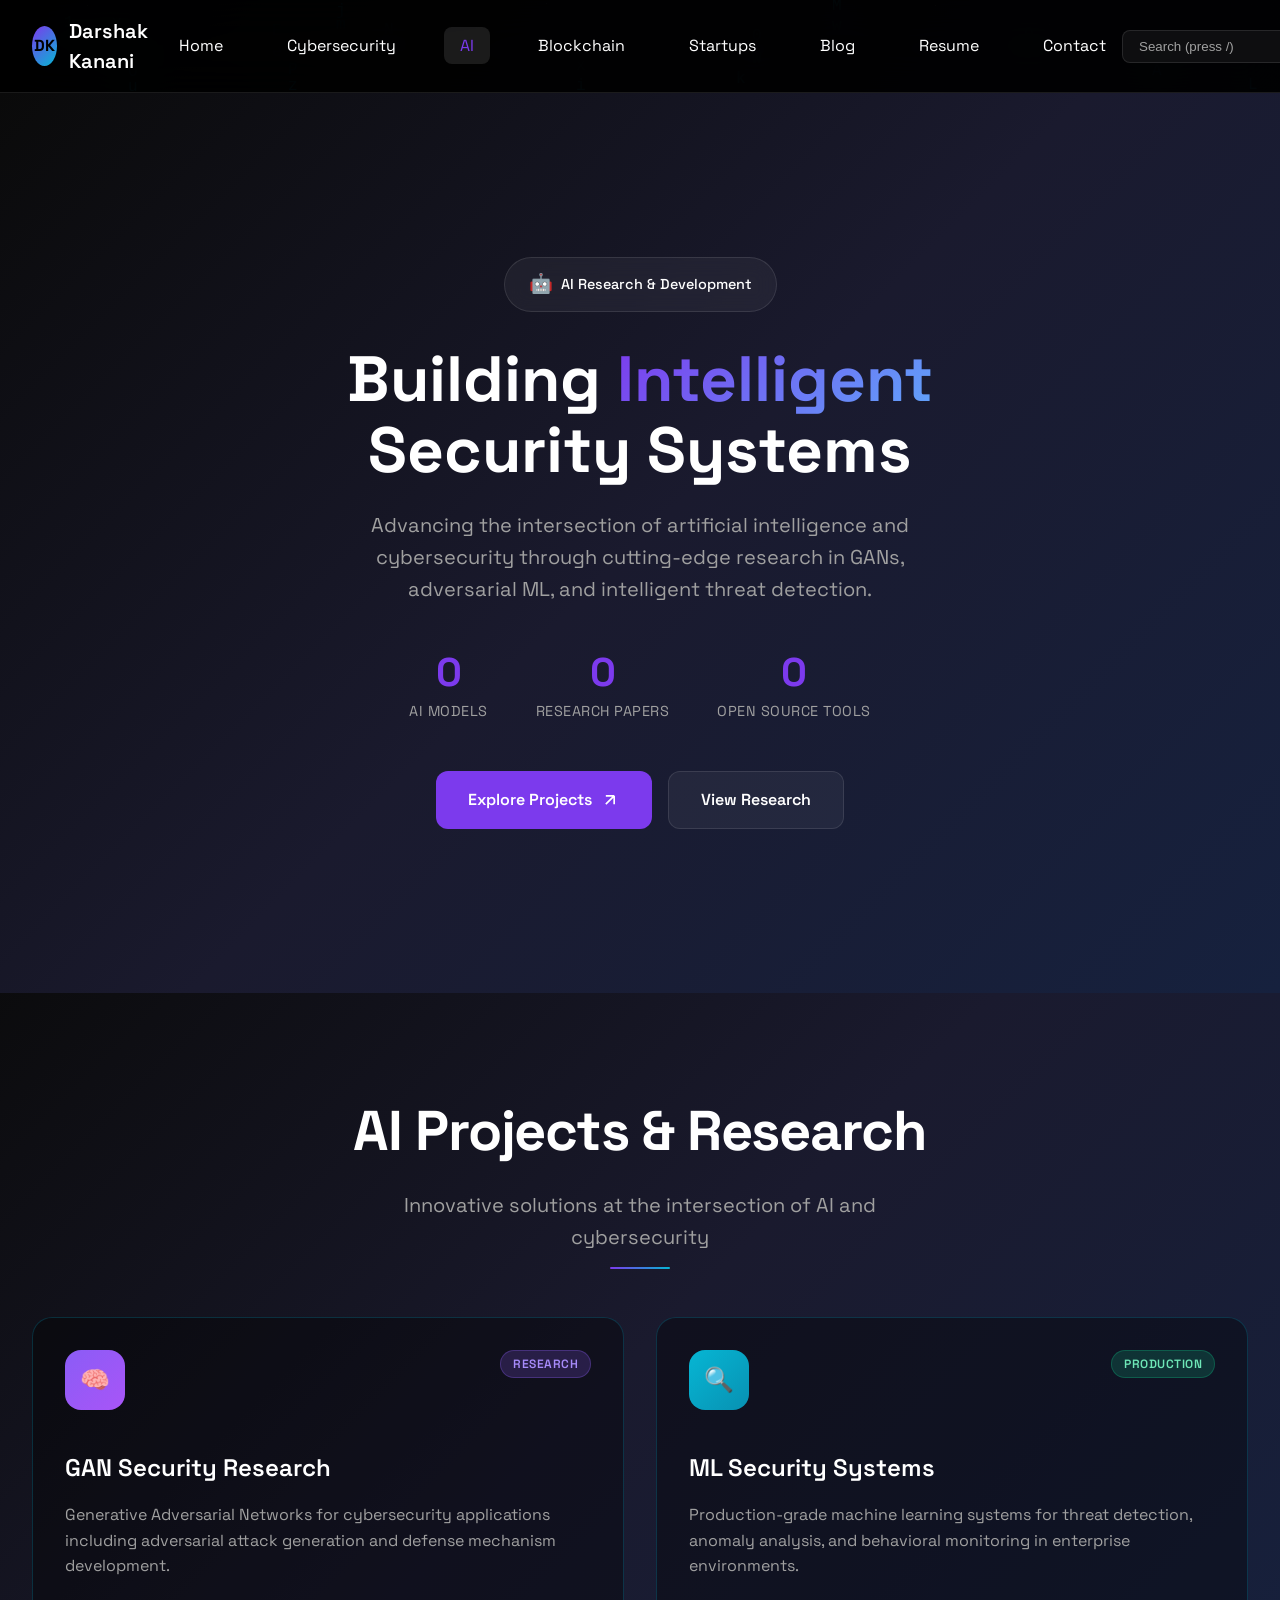
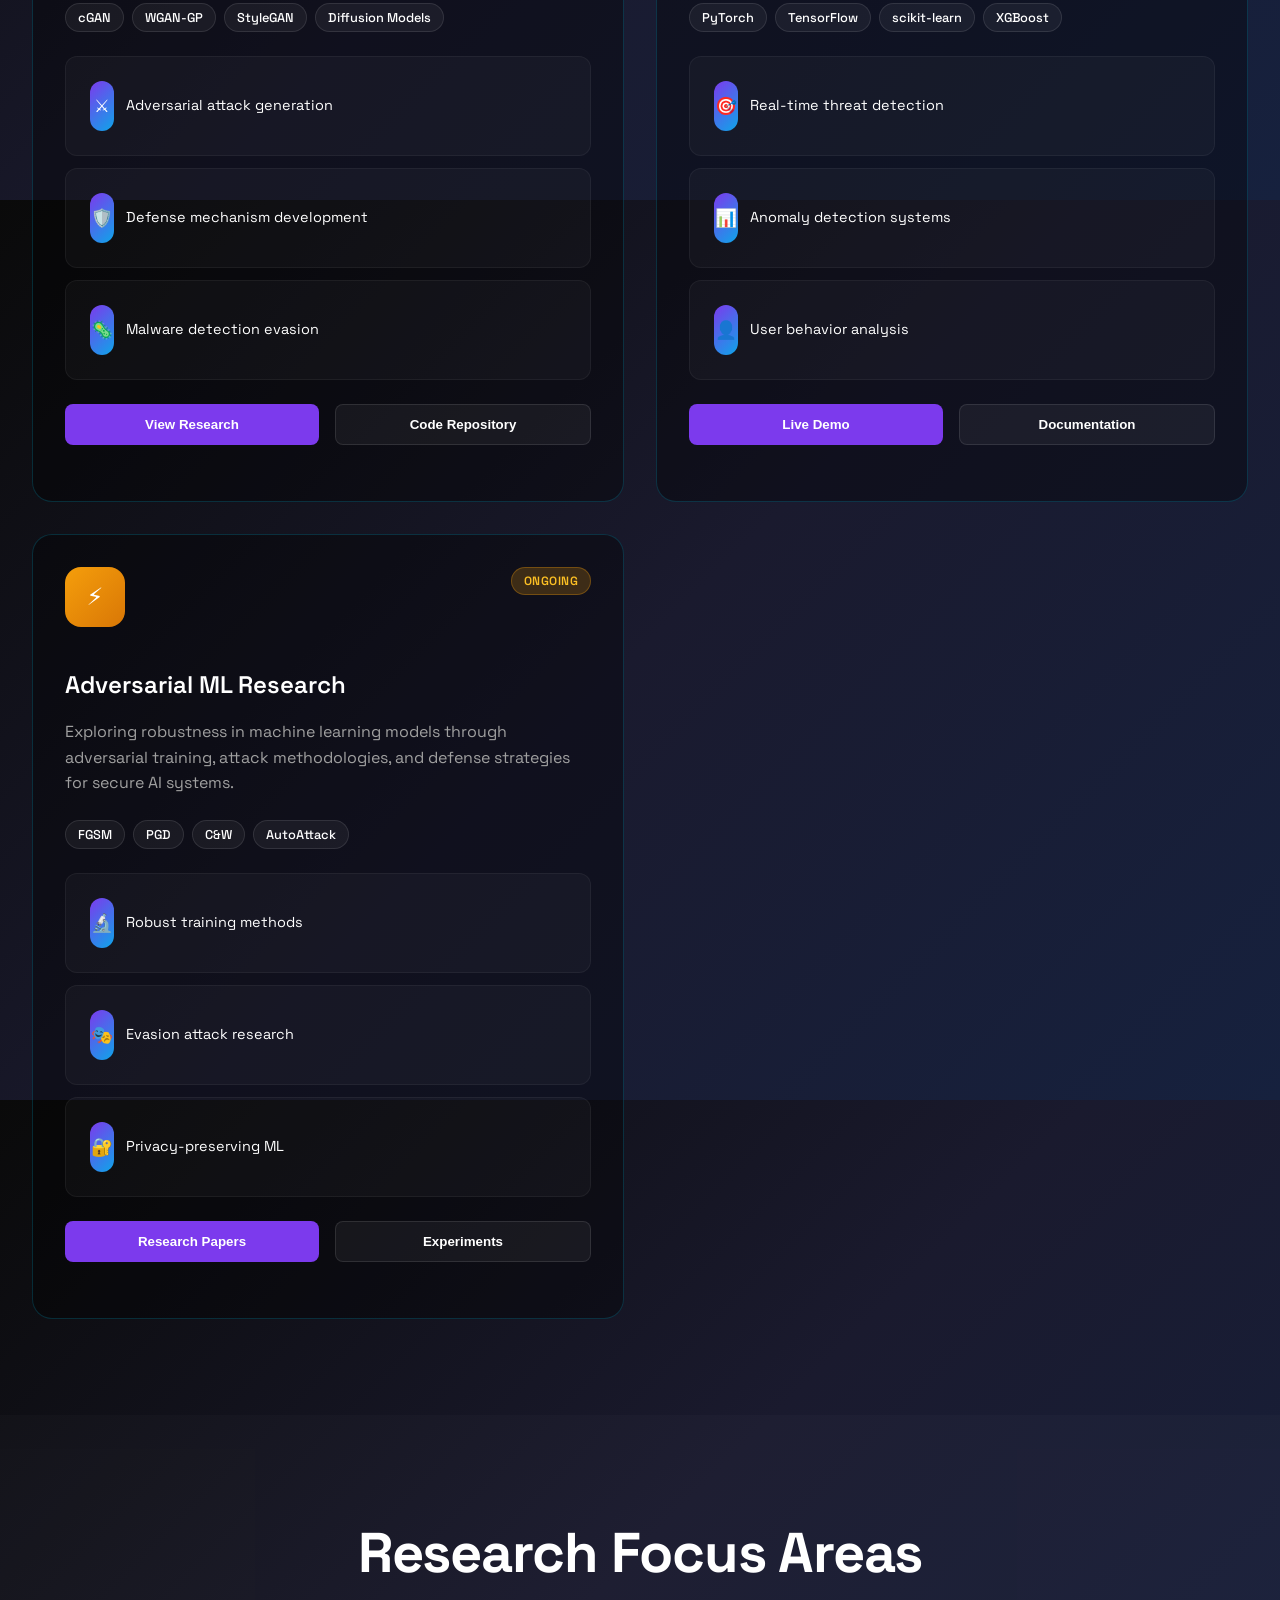
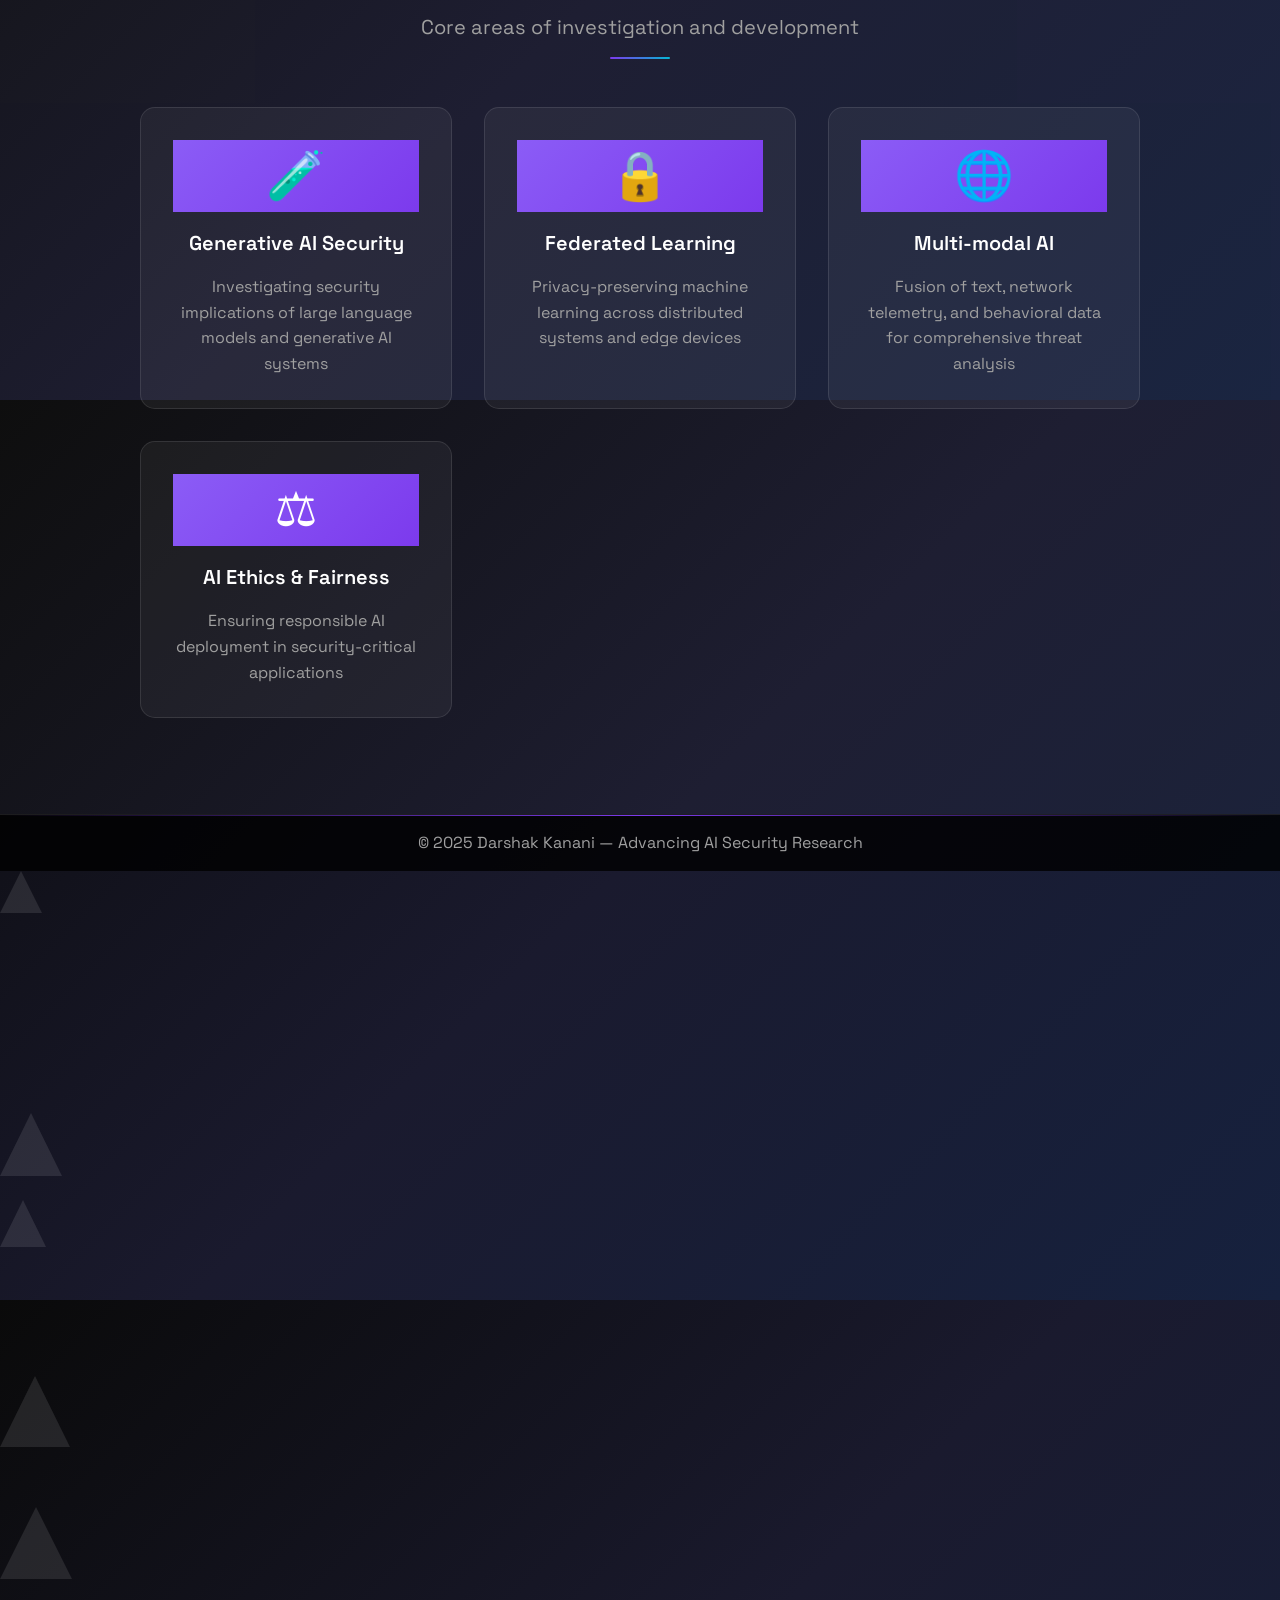
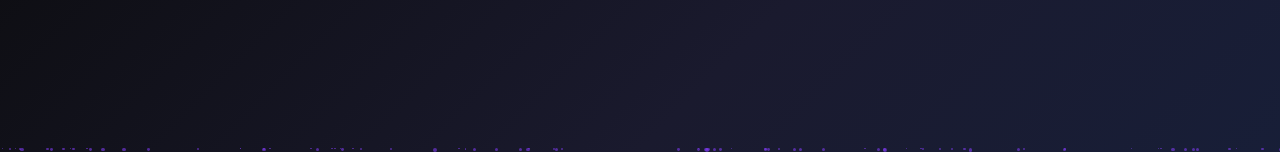
<file: ai.html>
<!doctype html>
<html lang="en">
<head>
  <meta charset="utf-8"/>
  <meta name="viewport" content="width=device-width,initial-scale=1"/>
  <title>AI — Darshak Kanani</title>
  <meta name="description" content="AI projects, research, and GAN-based security work by Darshak Kanani."/>
  <link rel="stylesheet" href="css/style.css">
  <link rel="preconnect" href="https://fonts.googleapis.com">
  <link rel="preconnect" href="https://fonts.gstatic.com" crossorigin>
  <link href="https://fonts.googleapis.com/css2?family=Space+Grotesk:wght@300;400;500;600;700&display=swap" rel="stylesheet">
</head>
<body class="theme-ai ai-page">
  <a class="skip-link" href="#main">Skip to content</a>

  <header class="site-header" role="banner">
    <div class="nav container">
      <a class="brand" href="index.html" aria-label="Home">
        <span class="logo">DK</span><span class="brand-text">Darshak Kanani</span>
      </a>

      <button id="nav-toggle" class="hamburger" aria-controls="primary-nav" aria-expanded="false" aria-label="Toggle navigation">
        <span></span><span></span><span></span>
      </button>

      <nav id="primary-nav" class="primary-nav" role="navigation">
        <ul>
          <li><a href="index.html">Home</a></li>
          <li><a href="cybersecurity.html">Cybersecurity</a></li>
          <li><a class="active" href="ai.html">AI</a></li>
          <li><a href="blockchain.html">Blockchain</a></li>
          <li><a href="startups.html">Startups</a></li>
          <li><a href="index.html#blog">Blog</a></li>
          <li><a href="index.html#resume">Resume</a></li>
          <li><a href="index.html#contact">Contact</a></li>
        </ul>
      </nav>

      <div class="nav-actions">
        <input id="site-search" class="site-search" type="search" placeholder="Search (press /)" aria-label="Search">
        <button id="theme-toggle" class="btn small" title="Toggle theme" aria-pressed="false">🌙</button>
      </div>
    </div>
  </header>

  <div class="main-content">
    <main id="main">
      <!-- Hero Section -->
      <section class="ai-hero-section">
        <div class="hero-content">
          <div class="hero-badge animate-fade-in">
            <span class="badge-icon">🤖</span>
            <span>AI Research & Development</span>
          </div>
          
          <h1 class="hero-title animate-slide-up">
            Building <span class="gradient-text">Intelligent</span><br>
            Security Systems
          </h1>
          
          <p class="hero-description animate-slide-up delay-1">
            Advancing the intersection of artificial intelligence and cybersecurity through 
            cutting-edge research in GANs, adversarial ML, and intelligent threat detection.
          </p>
          
          <div class="hero-metrics animate-slide-up delay-2">
            <div class="metric">
              <div class="metric-number" data-count="15">0</div>
              <div class="metric-label">AI Models</div>
            </div>
            <div class="metric">
              <div class="metric-number" data-count="8">0</div>
              <div class="metric-label">Research Papers</div>
            </div>
            <div class="metric">
              <div class="metric-number" data-count="5">0</div>
              <div class="metric-label">Open Source Tools</div>
            </div>
          </div>
          
          <div class="hero-actions animate-slide-up delay-3">
            <a href="#ai-projects" class="btn-primary">
              <span>Explore Projects</span>
              <svg width="20" height="20" viewBox="0 0 24 24" fill="none" stroke="currentColor" stroke-width="2">
                <path d="M7 17L17 7M17 7H7M17 7V17"/>
              </svg>
            </a>
            <a href="#ai-research" class="btn-secondary">
              <span>View Research</span>
            </a>
          </div>
        </div>
      </section>

      <!-- Projects Section -->
      <section id="ai-projects" class="ai-projects-section">
        <div class="section-header">
          <h2 class="section-title">AI Projects & Research</h2>
          <p class="section-subtitle">Innovative solutions at the intersection of AI and cybersecurity</p>
        </div>
        
        <div class="projects-grid">
          <!-- GAN Security Research -->
          <div class="project-card gan-card">
            <div class="card-header">
              <div class="card-icon gan-icon">🧠</div>
              <div class="card-status">
                <span class="status-badge research">Research</span>
              </div>
            </div>
            
            <div class="card-content">
              <h3 class="card-title">GAN Security Research</h3>
              <p class="card-description">
                Generative Adversarial Networks for cybersecurity applications including 
                adversarial attack generation and defense mechanism development.
              </p>
              
              <div class="card-features">
                <div class="feature-tag">cGAN</div>
                <div class="feature-tag">WGAN-GP</div>
                <div class="feature-tag">StyleGAN</div>
                <div class="feature-tag">Diffusion Models</div>
              </div>
              
              <div class="project-highlights">
                <div class="highlight-item">
                  <span class="highlight-icon">⚔️</span>
                  <span>Adversarial attack generation</span>
                </div>
                <div class="highlight-item">
                  <span class="highlight-icon">🛡️</span>
                  <span>Defense mechanism development</span>
                </div>
                <div class="highlight-item">
                  <span class="highlight-icon">🦠</span>
                  <span>Malware detection evasion</span>
                </div>
              </div>
            </div>
            
            <div class="card-actions">
              <button class="btn-card primary">View Research</button>
              <button class="btn-card secondary">Code Repository</button>
            </div>
          </div>

          <!-- ML Security Systems -->
          <div class="project-card ml-card">
            <div class="card-header">
              <div class="card-icon ml-icon">🔍</div>
              <div class="card-status">
                <span class="status-badge production">Production</span>
              </div>
            </div>
            
            <div class="card-content">
              <h3 class="card-title">ML Security Systems</h3>
              <p class="card-description">
                Production-grade machine learning systems for threat detection, 
                anomaly analysis, and behavioral monitoring in enterprise environments.
              </p>
              
              <div class="card-features">
                <div class="feature-tag">PyTorch</div>
                <div class="feature-tag">TensorFlow</div>
                <div class="feature-tag">scikit-learn</div>
                <div class="feature-tag">XGBoost</div>
              </div>
              
              <div class="project-highlights">
                <div class="highlight-item">
                  <span class="highlight-icon">🎯</span>
                  <span>Real-time threat detection</span>
                </div>
                <div class="highlight-item">
                  <span class="highlight-icon">📊</span>
                  <span>Anomaly detection systems</span>
                </div>
                <div class="highlight-item">
                  <span class="highlight-icon">👤</span>
                  <span>User behavior analysis</span>
                </div>
              </div>
            </div>
            
            <div class="card-actions">
              <button class="btn-card primary">Live Demo</button>
              <button class="btn-card secondary">Documentation</button>
            </div>
          </div>

          <!-- Adversarial ML Research -->
          <div class="project-card adversarial-card">
            <div class="card-header">
              <div class="card-icon adversarial-icon">⚡</div>
              <div class="card-status">
                <span class="status-badge ongoing">Ongoing</span>
              </div>
            </div>
            
            <div class="card-content">
              <h3 class="card-title">Adversarial ML Research</h3>
              <p class="card-description">
                Exploring robustness in machine learning models through adversarial training, 
                attack methodologies, and defense strategies for secure AI systems.
              </p>
              
              <div class="card-features">
                <div class="feature-tag">FGSM</div>
                <div class="feature-tag">PGD</div>
                <div class="feature-tag">C&W</div>
                <div class="feature-tag">AutoAttack</div>
              </div>
              
              <div class="project-highlights">
                <div class="highlight-item">
                  <span class="highlight-icon">🔬</span>
                  <span>Robust training methods</span>
                </div>
                <div class="highlight-item">
                  <span class="highlight-icon">🎭</span>
                  <span>Evasion attack research</span>
                </div>
                <div class="highlight-item">
                  <span class="highlight-icon">🔐</span>
                  <span>Privacy-preserving ML</span>
                </div>
              </div>
            </div>
            
            <div class="card-actions">
              <button class="btn-card primary">Research Papers</button>
              <button class="btn-card secondary">Experiments</button>
            </div>
          </div>
        </div>
      </section>

      <!-- Research Areas -->
      <section id="ai-research" class="research-section">
        <div class="section-header">
          <h2 class="section-title">Research Focus Areas</h2>
          <p class="section-subtitle">Core areas of investigation and development</p>
        </div>
        
        <div class="research-grid">
          <div class="research-item">
            <div class="research-icon">🧪</div>
            <div class="research-content">
              <h3>Generative AI Security</h3>
              <p>Investigating security implications of large language models and generative AI systems</p>
            </div>
          </div>
          
          <div class="research-item">
            <div class="research-icon">🔒</div>
            <div class="research-content">
              <h3>Federated Learning</h3>
              <p>Privacy-preserving machine learning across distributed systems and edge devices</p>
            </div>
          </div>
          
          <div class="research-item">
            <div class="research-icon">🌐</div>
            <div class="research-content">
              <h3>Multi-modal AI</h3>
              <p>Fusion of text, network telemetry, and behavioral data for comprehensive threat analysis</p>
            </div>
          </div>
          
          <div class="research-item">
            <div class="research-icon">⚖️</div>
            <div class="research-content">
              <h3>AI Ethics & Fairness</h3>
              <p>Ensuring responsible AI deployment in security-critical applications</p>
            </div>
          </div>
        </div>
      </section>
    </main>
  </div>

  <footer class="site-footer">
    <p>© 2025 Darshak Kanani — Advancing AI Security Research</p>
  </footer>

  <script src="js/main.js"></script>
  <script src="js/ai.js"></script>
</body>
</html>
</file>
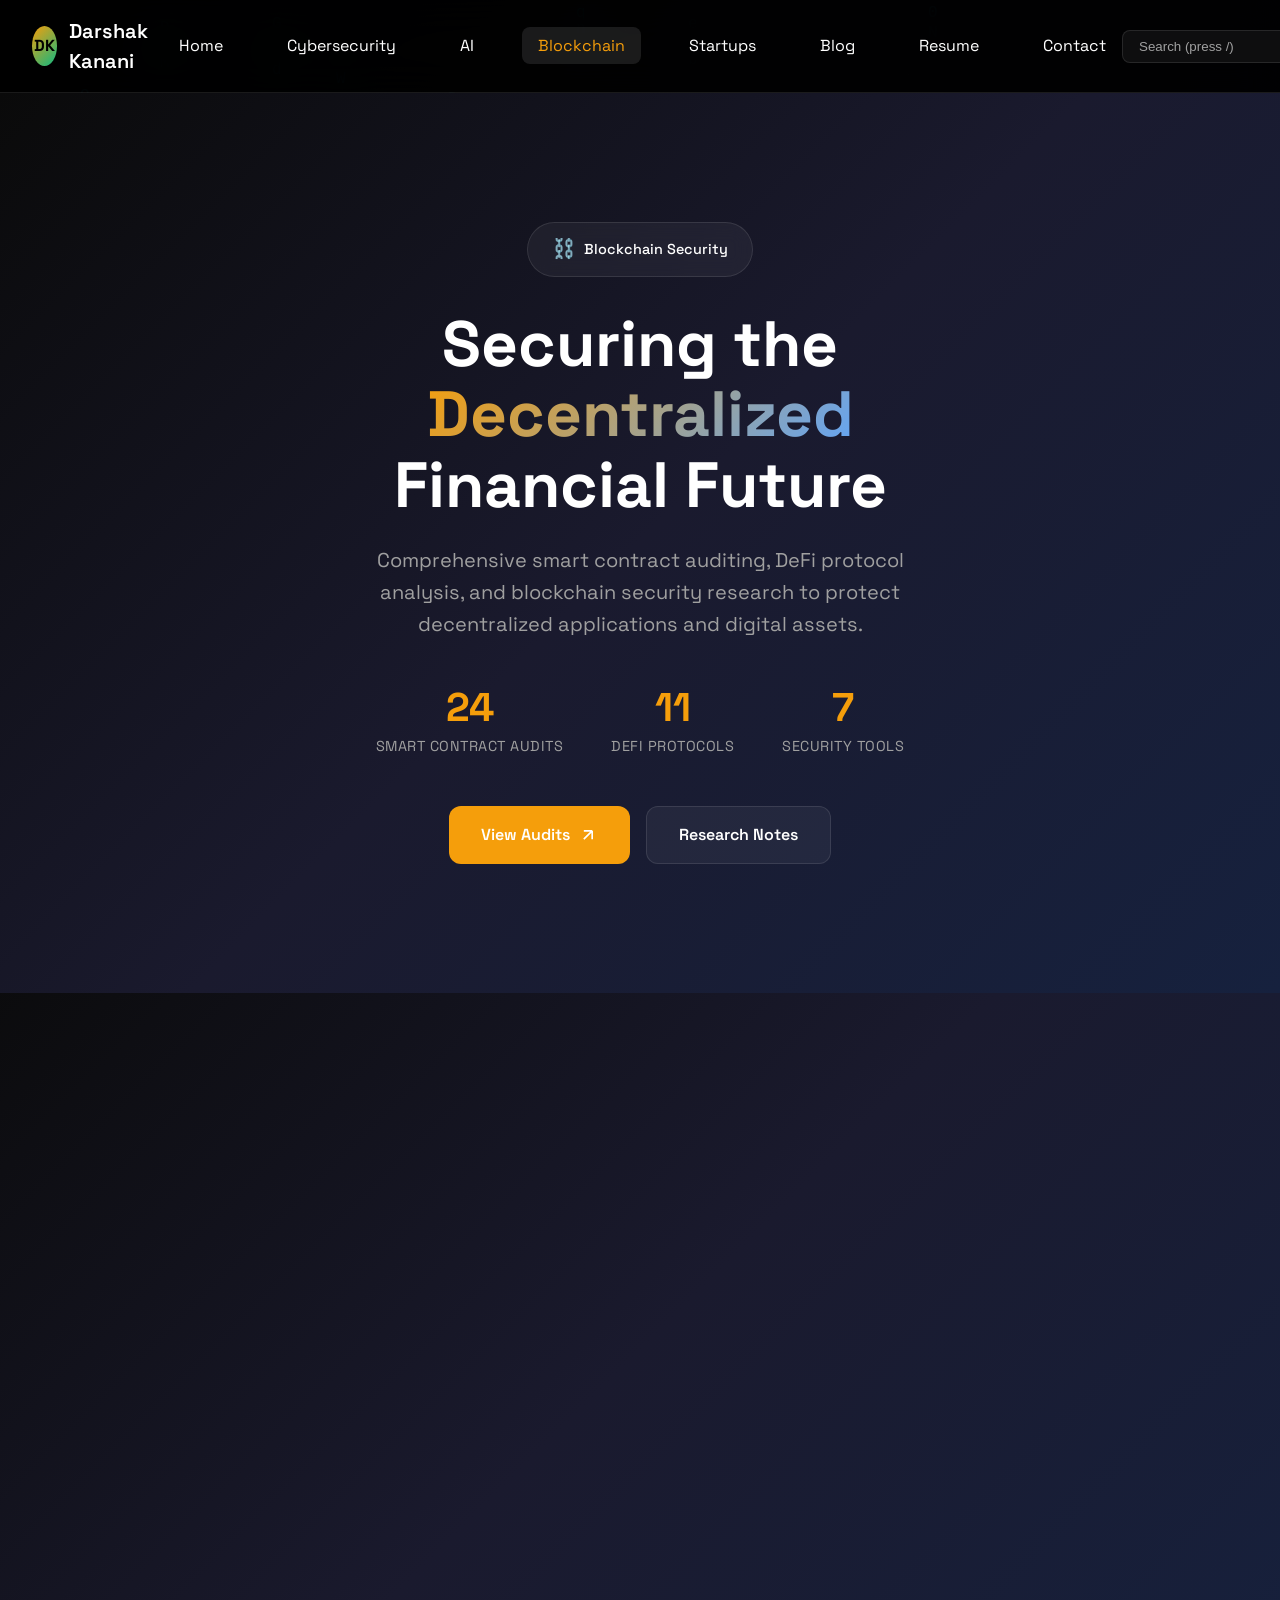
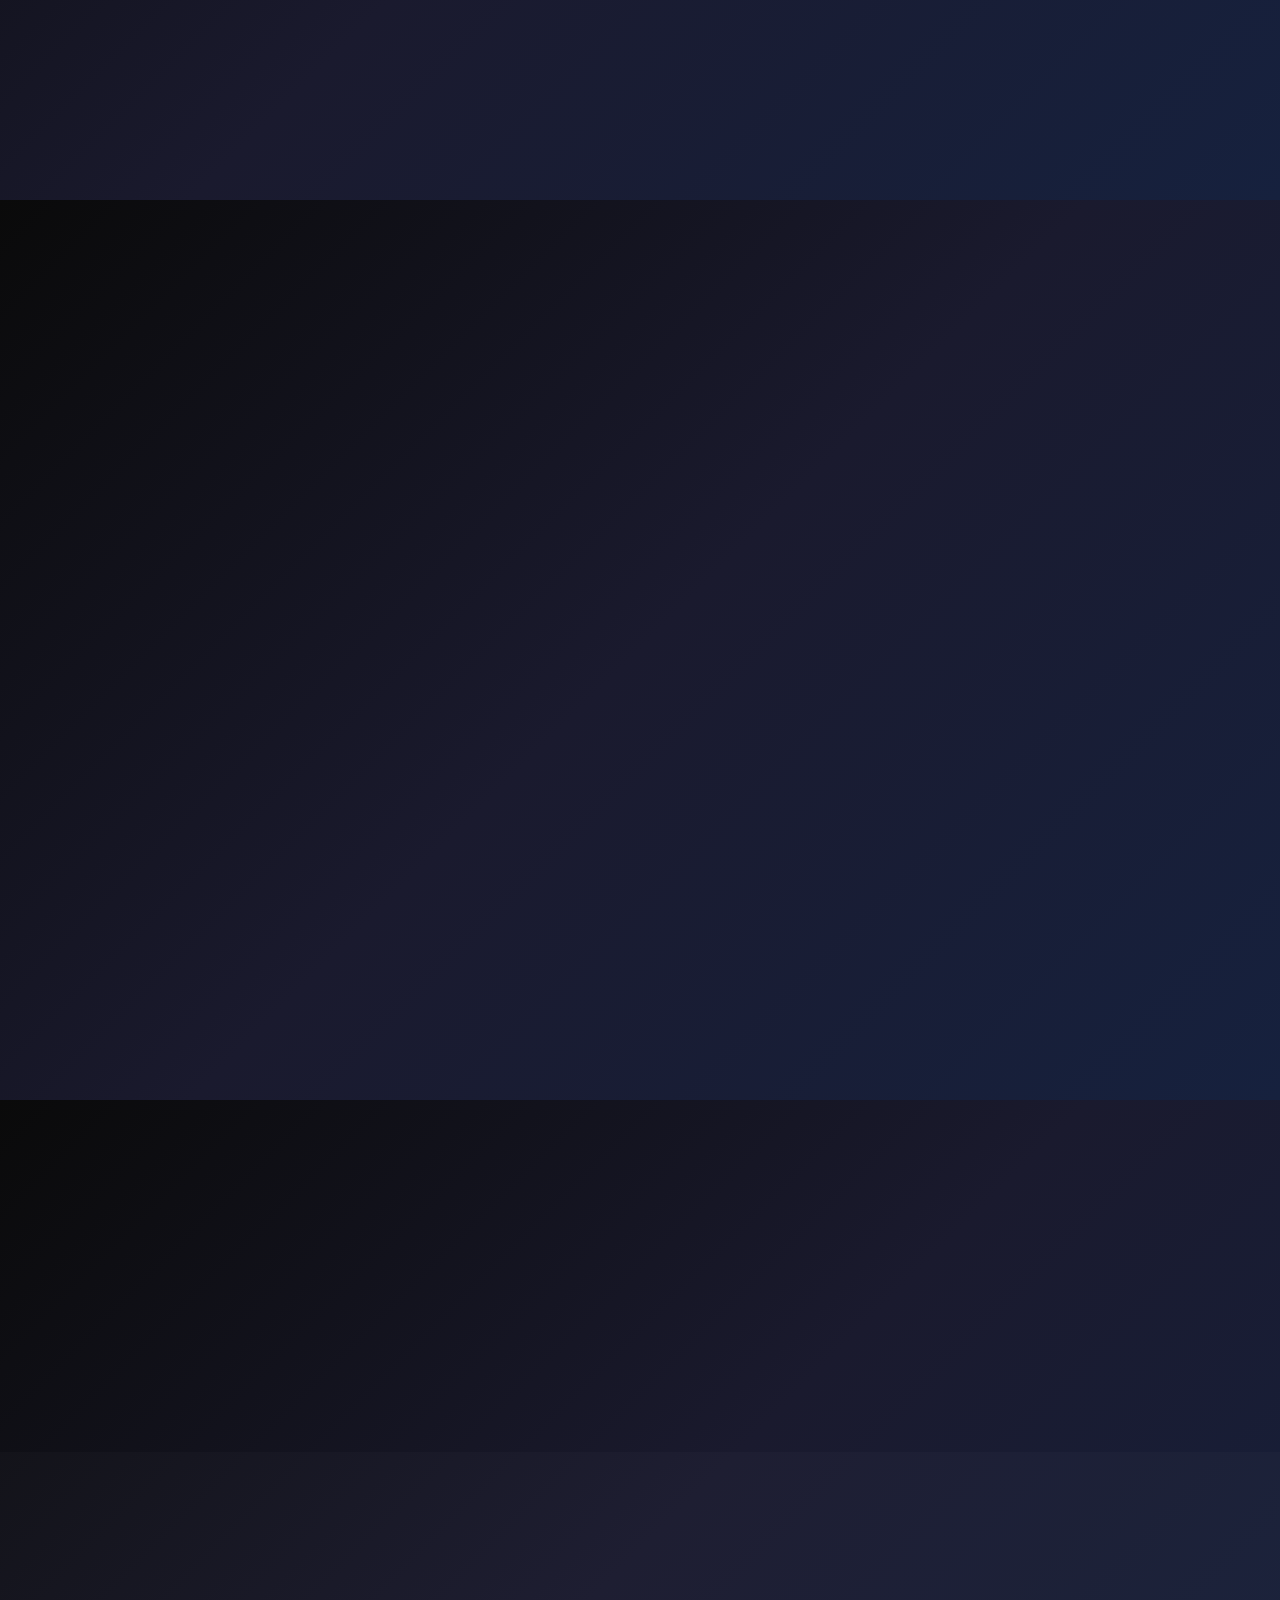
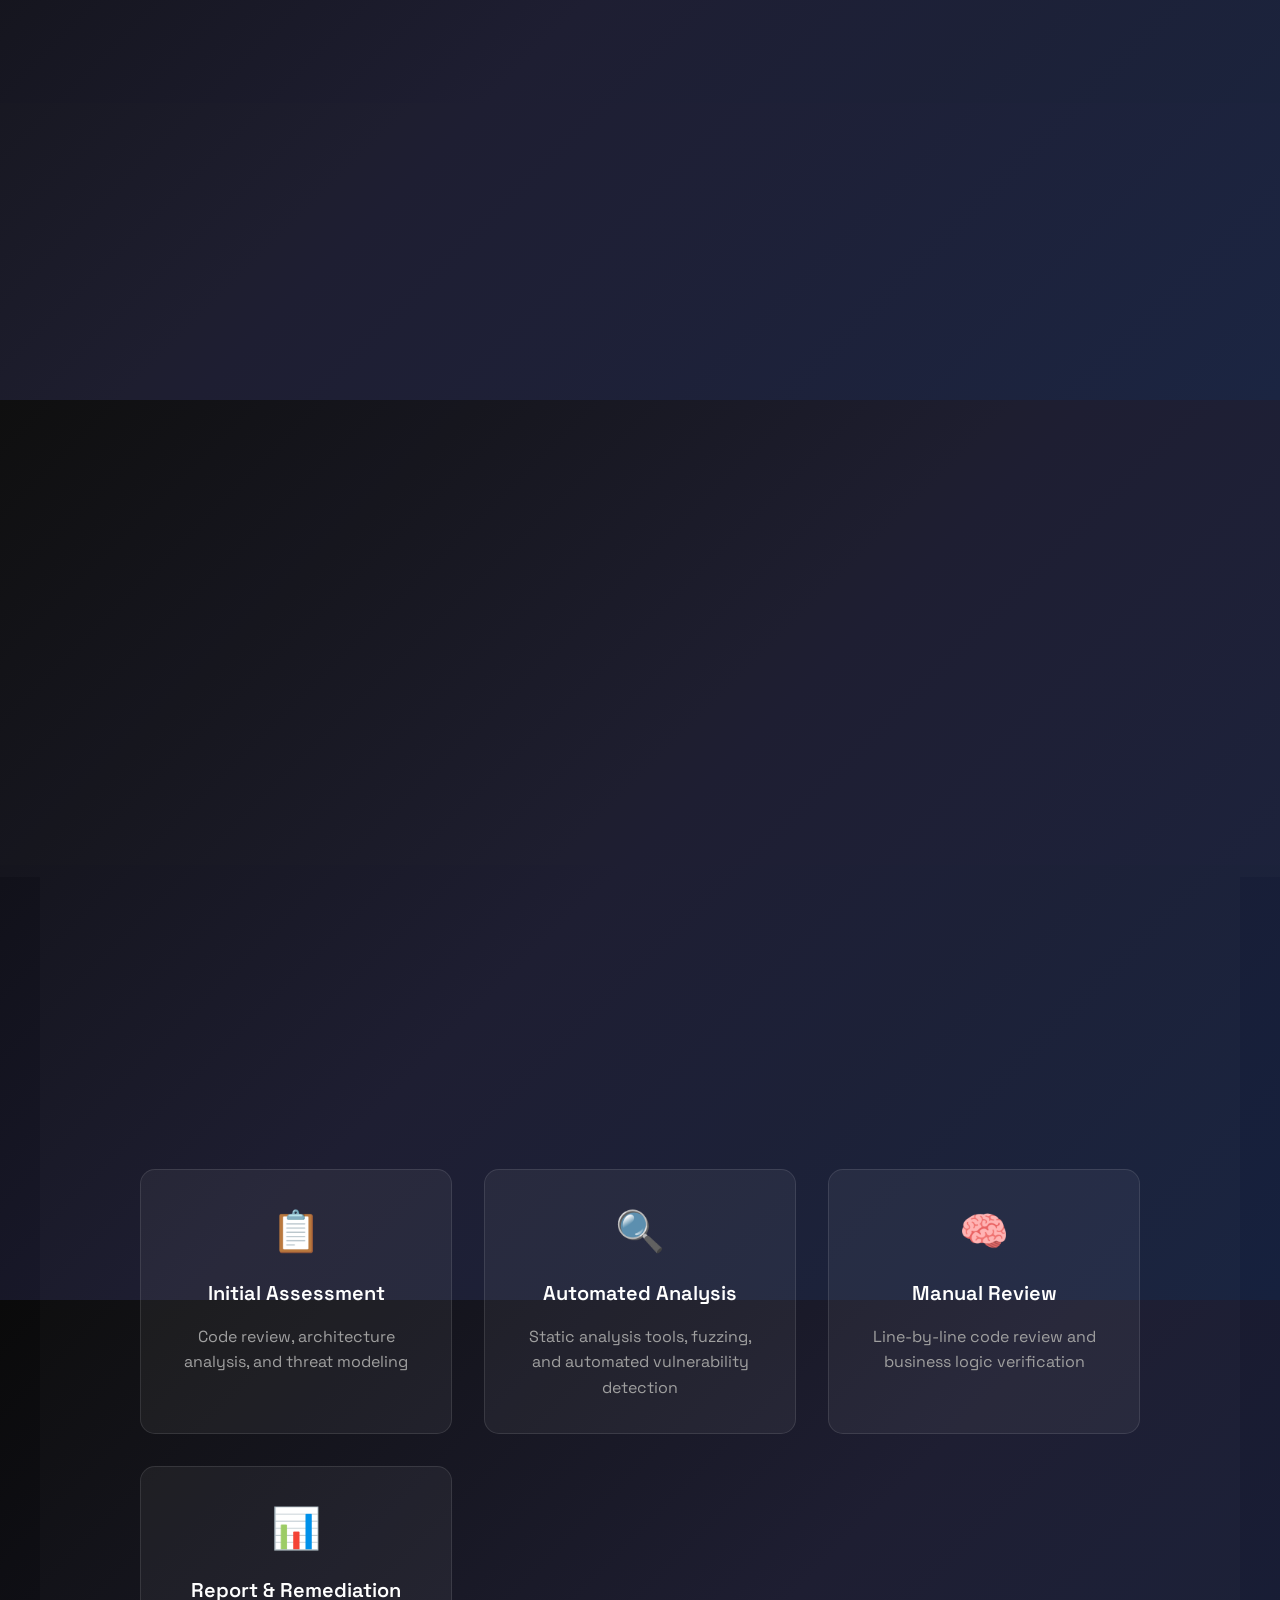
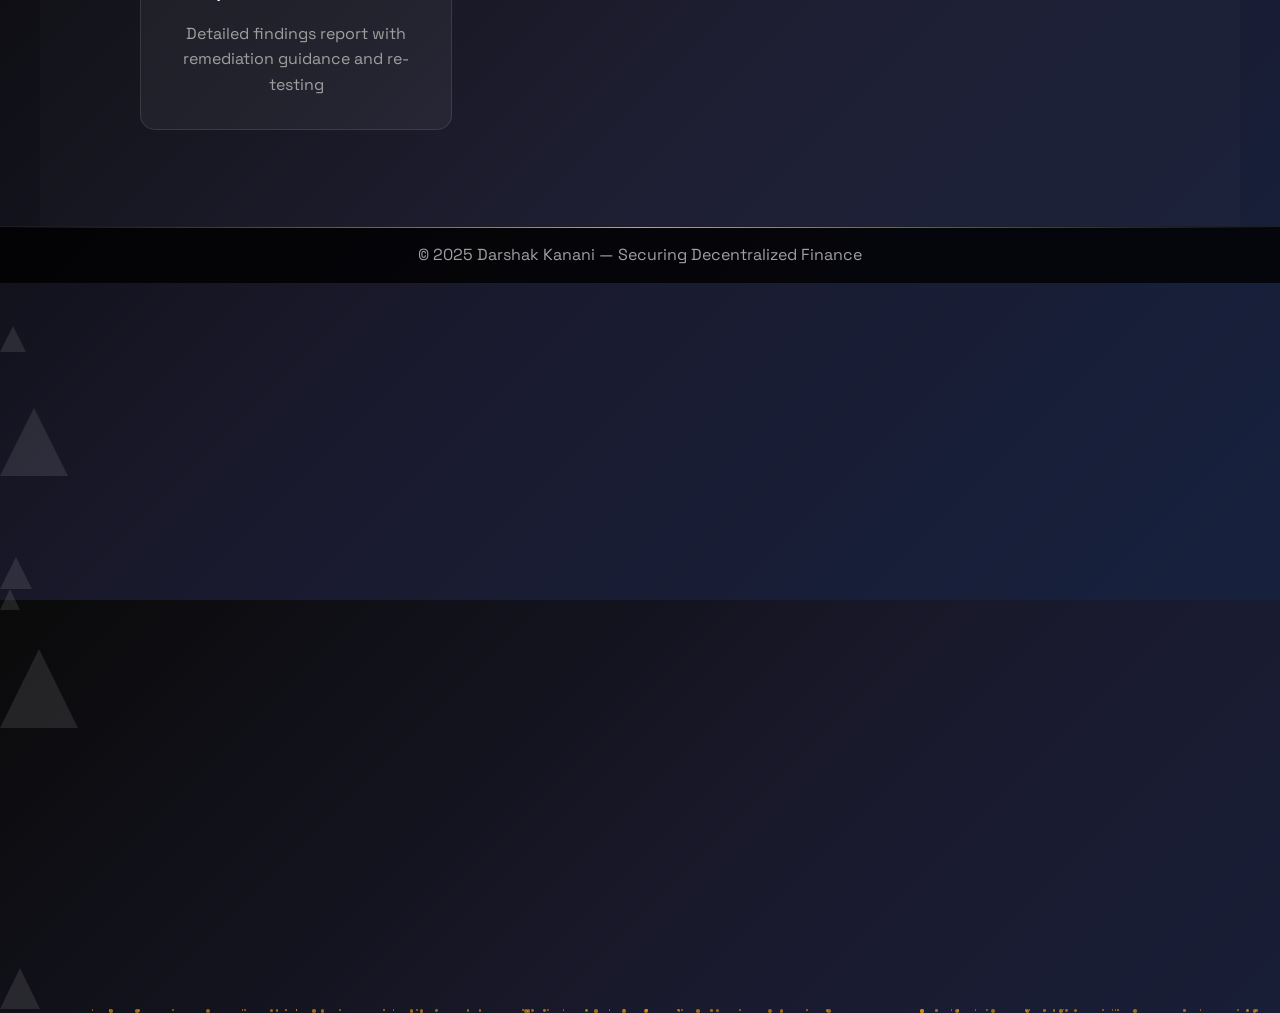
<file: blockchain.html>
<!doctype html>
<html lang="en">
<head>
  <meta charset="utf-8"/>
  <meta name="viewport" content="width=device-width,initial-scale=1"/>
  <title>Blockchain — Darshak Kanani</title>
  <meta name="description" content="Blockchain security research, smart contract auditing, and DeFi protocol analysis."/>
  <link rel="stylesheet" href="css/style.css">
  <link rel="preconnect" href="https://fonts.googleapis.com">
  <link rel="preconnect" href="https://fonts.gstatic.com" crossorigin>
  <link href="https://fonts.googleapis.com/css2?family=Space+Grotesk:wght@300;400;500;600;700&display=swap" rel="stylesheet">
</head>
<body class="theme-bc blockchain-page">
  <a class="skip-link" href="#main">Skip to content</a>

  <header class="site-header" role="banner">
    <div class="nav container">
      <a class="brand" href="index.html" aria-label="Home">
        <span class="logo">DK</span><span class="brand-text">Darshak Kanani</span>
      </a>

      <button id="nav-toggle" class="hamburger" aria-controls="primary-nav" aria-expanded="false" aria-label="Toggle navigation">
        <span></span><span></span><span></span>
      </button>

      <nav id="primary-nav" class="primary-nav" role="navigation">
        <ul>
          <li><a href="index.html">Home</a></li>
          <li><a href="cybersecurity.html">Cybersecurity</a></li>
          <li><a href="ai.html">AI</a></li>
          <li><a class="active" href="blockchain.html">Blockchain</a></li>
          <li><a href="startups.html">Startups</a></li>
          <li><a href="index.html#blog">Blog</a></li>
          <li><a href="index.html#resume">Resume</a></li>
          <li><a href="index.html#contact">Contact</a></li>
        </ul>
      </nav>

      <div class="nav-actions">
        <input id="site-search" class="site-search" type="search" placeholder="Search (press /)" aria-label="Search">
        <button id="theme-toggle" class="btn small" title="Toggle theme" aria-pressed="false">🌙</button>
      </div>
    </div>
  </header>

  <div class="main-content">
    <main id="main">
      <!-- Hero Section -->
      <section class="blockchain-hero-section">
        <div class="hero-content">
          <div class="hero-badge animate-fade-in">
            <span class="badge-icon">⛓️</span>
            <span>Blockchain Security</span>
          </div>
          
          <h1 class="hero-title animate-slide-up">
            Securing the <span class="gradient-text">Decentralized</span><br>
            Financial Future
          </h1>
          
          <p class="hero-description animate-slide-up delay-1">
            Comprehensive smart contract auditing, DeFi protocol analysis, and blockchain security 
            research to protect decentralized applications and digital assets.
          </p>
          
          <div class="hero-metrics animate-slide-up delay-2">
            <div class="metric">
              <div class="metric-number" data-count="25">0</div>
              <div class="metric-label">Smart Contract Audits</div>
            </div>
            <div class="metric">
              <div class="metric-number" data-count="12">0</div>
              <div class="metric-label">DeFi Protocols</div>
            </div>
            <div class="metric">
              <div class="metric-number" data-count="8">0</div>
              <div class="metric-label">Security Tools</div>
            </div>
          </div>
          
          <div class="hero-actions animate-slide-up delay-3">
            <a href="#blockchain-projects" class="btn-primary">
              <span>View Audits</span>
              <svg width="20" height="20" viewBox="0 0 24 24" fill="none" stroke="currentColor" stroke-width="2">
                <path d="M7 17L17 7M17 7H7M17 7V17"/>
              </svg>
            </a>
            <a href="#blockchain-research" class="btn-secondary">
              <span>Research Notes</span>
            </a>
          </div>
        </div>
      </section>

      <!-- Projects Section -->
      <section id="blockchain-projects" class="blockchain-projects-section">
        <div class="section-header">
          <h2 class="section-title">Blockchain Security Services</h2>
          <p class="section-subtitle">Comprehensive security analysis for decentralized applications</p>
        </div>
        
        <div class="projects-grid">
          <!-- Smart Contract Auditing -->
          <div class="project-card audit-card">
            <div class="card-header">
              <div class="card-icon audit-icon">🔍</div>
              <div class="card-status">
                <span class="status-badge active">Active Service</span>
              </div>
            </div>
            
            <div class="card-content">
              <h3 class="card-title">Smart Contract Auditing</h3>
              <p class="card-description">
                Comprehensive security analysis of Ethereum smart contracts and DeFi protocols 
                using both automated tools and manual review processes.
              </p>
              
              <div class="card-features">
                <div class="feature-tag">Vulnerability Assessment</div>
                <div class="feature-tag">Code Review</div>
                <div class="feature-tag">Gas Optimization</div>
                <div class="feature-tag">Best Practices</div>
              </div>
              
              <div class="project-highlights">
                <div class="highlight-item">
                  <span class="highlight-icon">🐛</span>
                  <span>Critical bug detection</span>
                </div>
                <div class="highlight-item">
                  <span class="highlight-icon">📋</span>
                  <span>Detailed audit reports</span>
                </div>
                <div class="highlight-item">
                  <span class="highlight-icon">🛡️</span>
                  <span>Security recommendations</span>
                </div>
              </div>
            </div>
            
            <div class="card-actions">
              <button class="btn-card primary">Request Audit</button>
              <button class="btn-card secondary">Sample Reports</button>
            </div>
          </div>

          <!-- DeFi Security -->
          <div class="project-card defi-card">
            <div class="card-header">
              <div class="card-icon defi-icon">🏦</div>
              <div class="card-status">
                <span class="status-badge specialized">Specialized</span>
              </div>
            </div>
            
            <div class="card-content">
              <h3 class="card-title">DeFi Protocol Analysis</h3>
              <p class="card-description">
                Specialized security analysis for decentralized finance protocols including 
                lending platforms, DEXs, and yield farming strategies.
              </p>
              
              <div class="card-features">
                <div class="feature-tag">Flash Loan Analysis</div>
                <div class="feature-tag">Oracle Security</div>
                <div class="feature-tag">MEV Protection</div>
                <div class="feature-tag">Economic Models</div>
              </div>
              
              <div class="project-highlights">
                <div class="highlight-item">
                  <span class="highlight-icon">⚡</span>
                  <span>Flash loan attack vectors</span>
                </div>
                <div class="highlight-item">
                  <span class="highlight-icon">🔄</span>
                  <span>Reentrancy protection</span>
                </div>
                <div class="highlight-item">
                  <span class="highlight-icon">💰</span>
                  <span>Economic security analysis</span>
                </div>
              </div>
            </div>
            
            <div class="card-actions">
              <button class="btn-card primary">DeFi Analysis</button>
              <button class="btn-card secondary">Case Studies</button>
            </div>
          </div>

          <!-- Research & Tools -->
          <div class="project-card research-card">
            <div class="card-header">
              <div class="card-icon research-icon">🔬</div>
              <div class="card-status">
                <span class="status-badge ongoing">Ongoing</span>
              </div>
            </div>
            
            <div class="card-content">
              <h3 class="card-title">Security Research & Tools</h3>
              <p class="card-description">
                Development of security tools and research into emerging blockchain 
                technologies including Layer 2 solutions and zero-knowledge proofs.
              </p>
              
              <div class="card-features">
                <div class="feature-tag">Slither</div>
                <div class="feature-tag">Mythril</div>
                <div class="feature-tag">Foundry</div>
                <div class="feature-tag">Custom Tools</div>
              </div>
              
              <div class="project-highlights">
                <div class="highlight-item">
                  <span class="highlight-icon">🧪</span>
                  <span>Automated testing frameworks</span>
                </div>
                <div class="highlight-item">
                  <span class="highlight-icon">🔧</span>
                  <span>Custom security tools</span>
                </div>
                <div class="highlight-item">
                  <span class="highlight-icon">📚</span>
                  <span>Security research papers</span>
                </div>
              </div>
            </div>
            
            <div class="card-actions">
              <button class="btn-card primary">View Tools</button>
              <button class="btn-card secondary">Research Papers</button>
            </div>
          </div>
        </div>
      </section>

      <!-- Research Areas -->
      <section id="blockchain-research" class="research-section">
        <div class="section-header">
          <h2 class="section-title">Research Focus Areas</h2>
          <p class="section-subtitle">Cutting-edge blockchain security research</p>
        </div>
        
        <div class="research-grid">
          <div class="research-item">
            <div class="research-icon">⚡</div>
            <div class="research-content">
              <h3>Layer 2 Security</h3>
              <p>Security analysis of rollups, sidechains, and scaling solutions including fraud and validity proofs</p>
            </div>
          </div>
          
          <div class="research-item">
            <div class="research-icon">🌉</div>
            <div class="research-content">
              <h3>Cross-Chain Bridges</h3>
              <p>Security models and failure modes of blockchain bridges and interoperability protocols</p>
            </div>
          </div>
          
          <div class="research-item">
            <div class="research-icon">🧮</div>
            <div class="research-content">
              <h3>Zero-Knowledge Proofs</h3>
              <p>Security implications and applications of zk-SNARKs and zk-STARKs in blockchain systems</p>
            </div>
          </div>
          
          <div class="research-item">
            <div class="research-icon">🗳️</div>
            <div class="research-content">
              <h3>Consensus Security</h3>
              <p>Analysis of Proof-of-Stake consensus mechanisms, validator security, and network safety</p>
            </div>
          </div>
        </div>
      </section>

      <!-- Audit Process -->
      <section class="audit-process-section">
        <div class="section-header">
          <h2 class="section-title">Audit Process</h2>
          <p class="section-subtitle">Comprehensive security analysis methodology</p>
        </div>
        
        <div class="process-timeline">
          <div class="timeline-item">
            <div class="timeline-icon">📋</div>
            <div class="timeline-content">
              <h3>Initial Assessment</h3>
              <p>Code review, architecture analysis, and threat modeling</p>
            </div>
          </div>
          
          <div class="timeline-item">
            <div class="timeline-icon">🔍</div>
            <div class="timeline-content">
              <h3>Automated Analysis</h3>
              <p>Static analysis tools, fuzzing, and automated vulnerability detection</p>
            </div>
          </div>
          
          <div class="timeline-item">
            <div class="timeline-icon">🧠</div>
            <div class="timeline-content">
              <h3>Manual Review</h3>
              <p>Line-by-line code review and business logic verification</p>
            </div>
          </div>
          
          <div class="timeline-item">
            <div class="timeline-icon">📊</div>
            <div class="timeline-content">
              <h3>Report & Remediation</h3>
              <p>Detailed findings report with remediation guidance and re-testing</p>
            </div>
          </div>
        </div>
      </section>
    </main>
  </div>

  <footer class="site-footer">
    <p>© 2025 Darshak Kanani — Securing Decentralized Finance</p>
  </footer>

  <script src="js/main.js"></script>
  <script src="js/blockchain.js"></script>
</body>
</html>
</file>
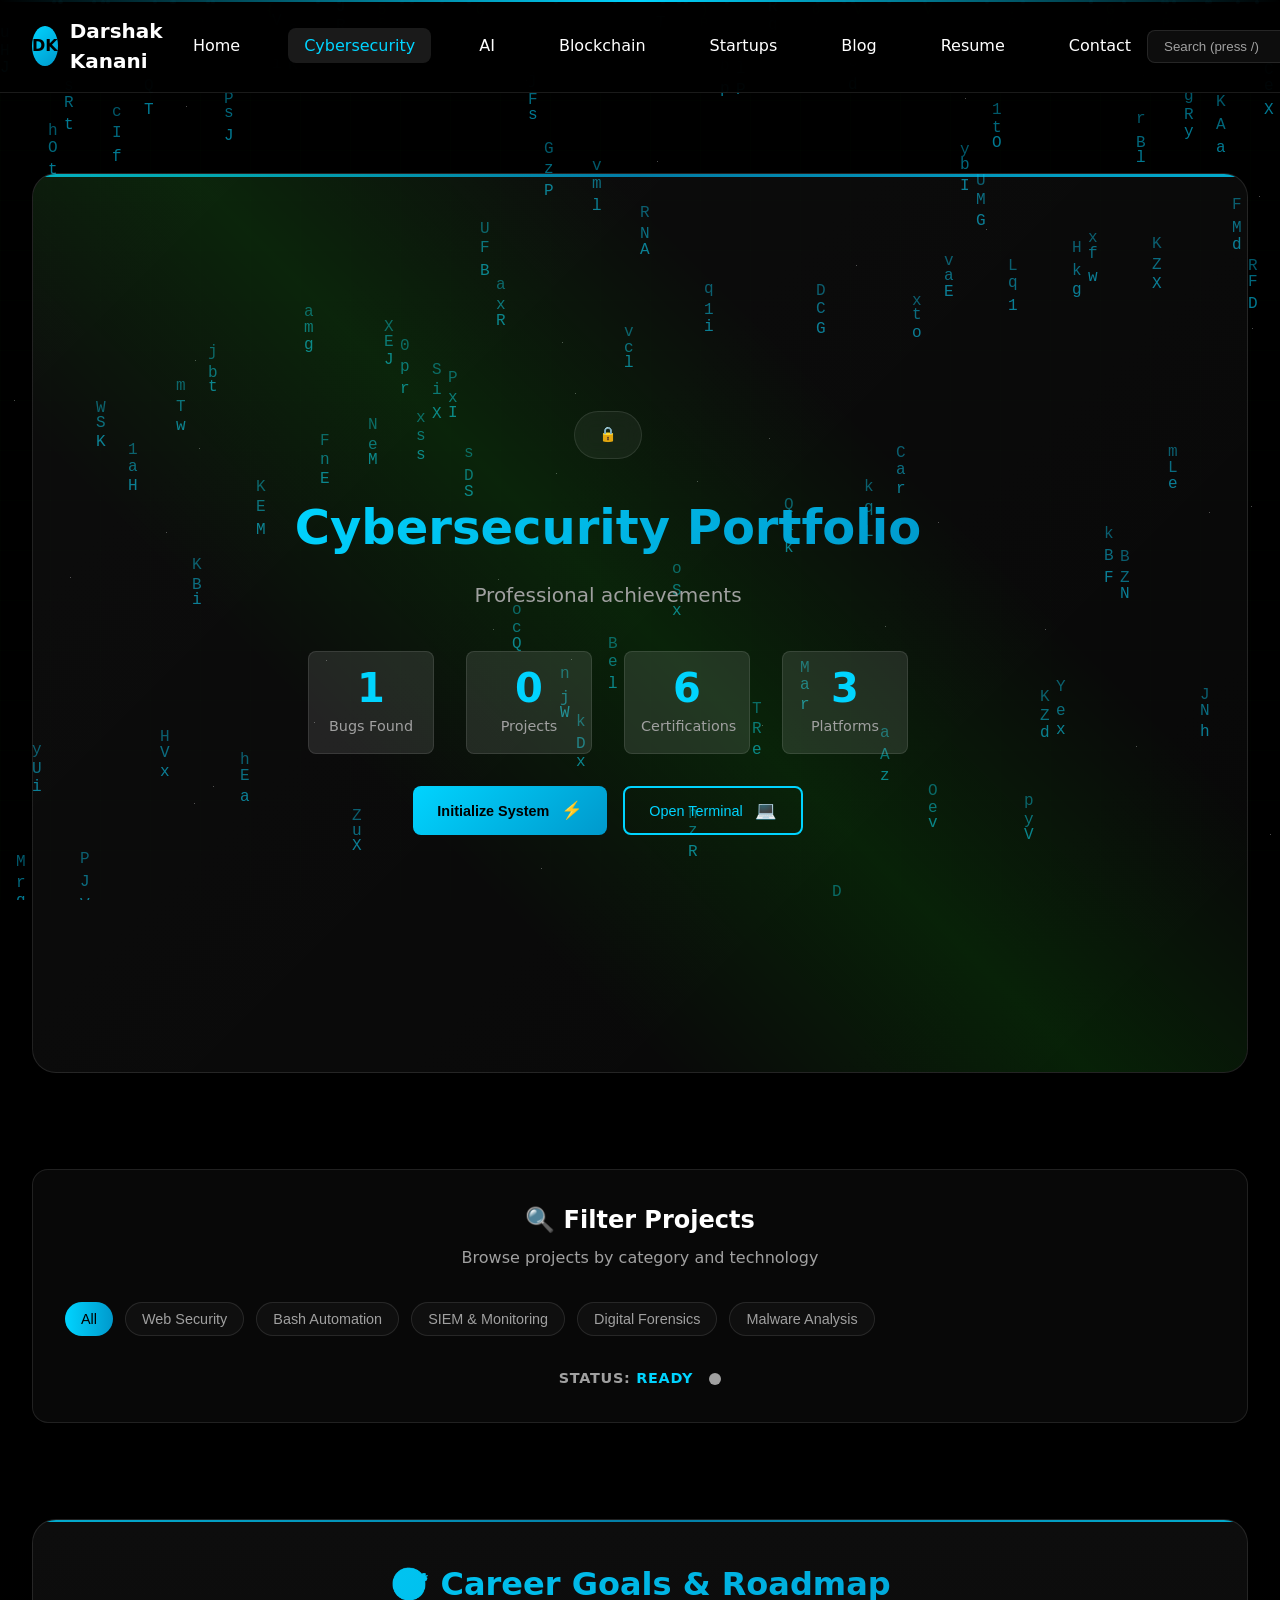
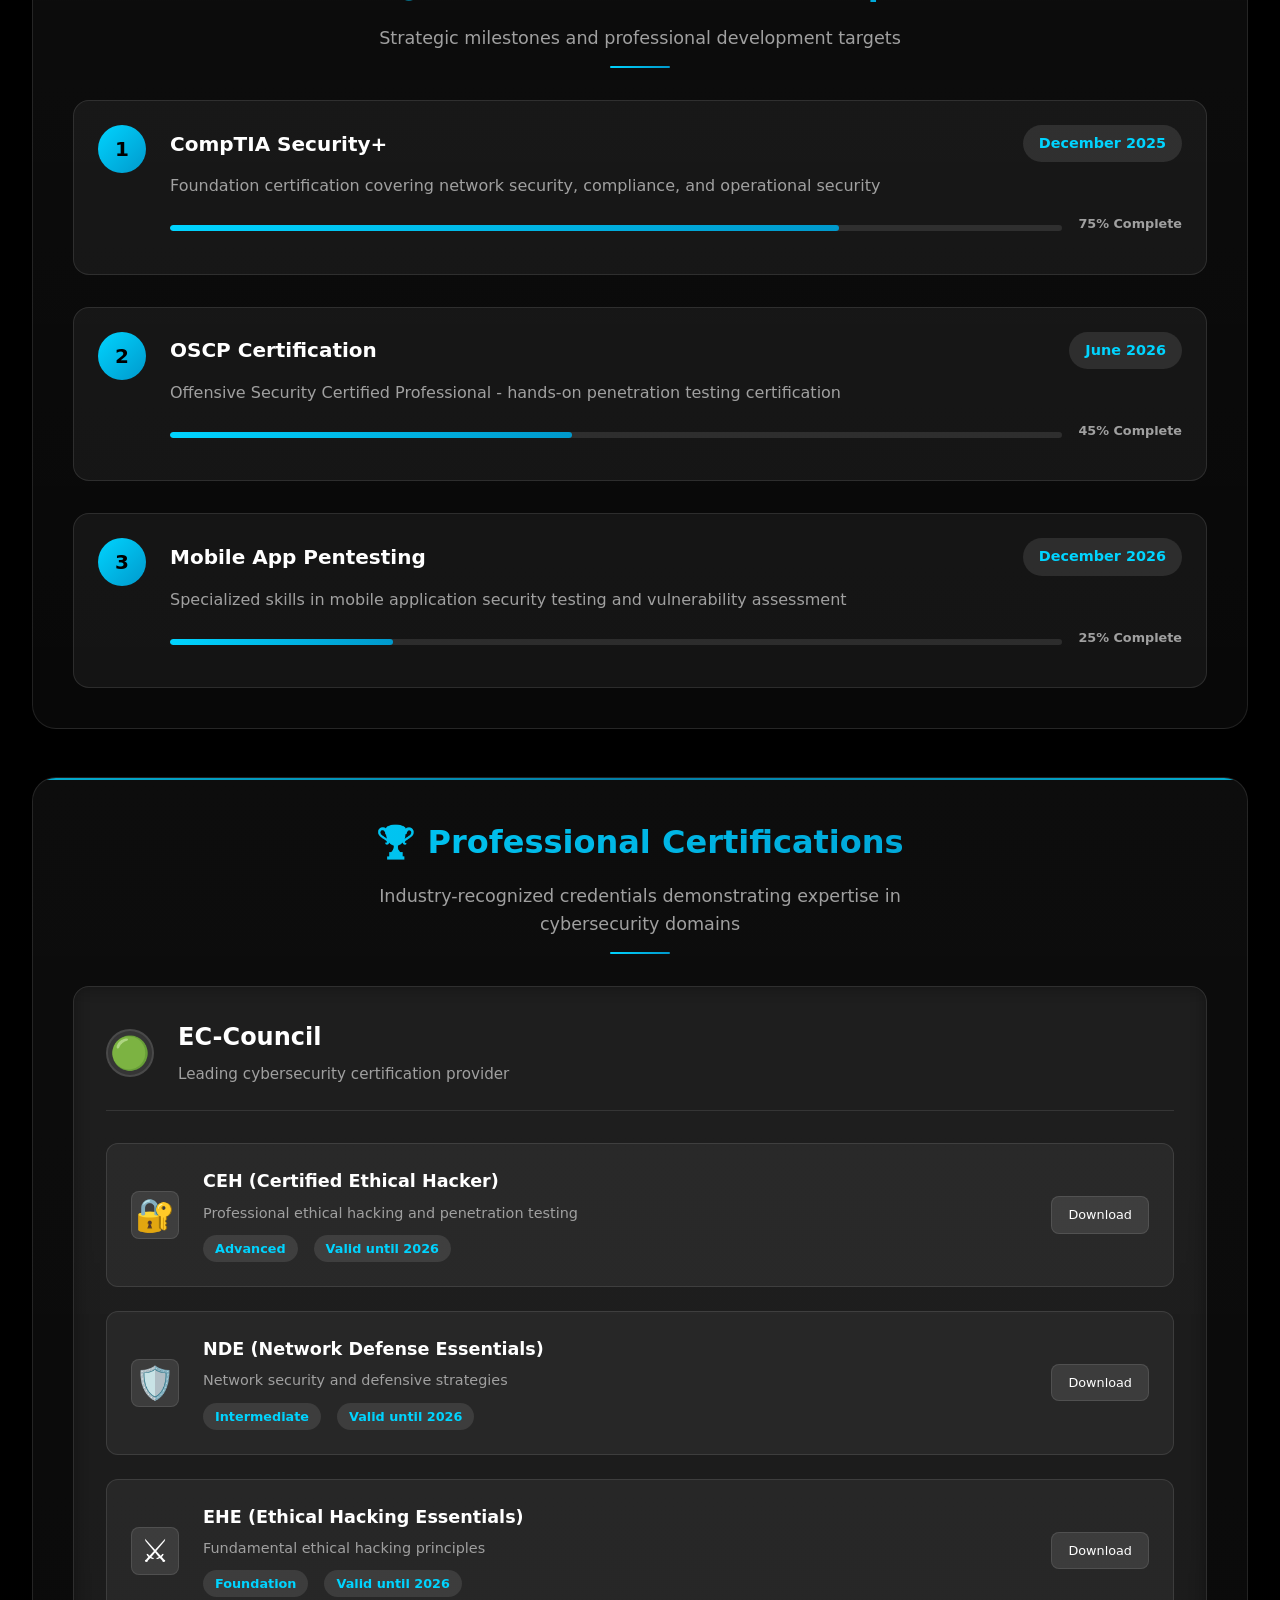
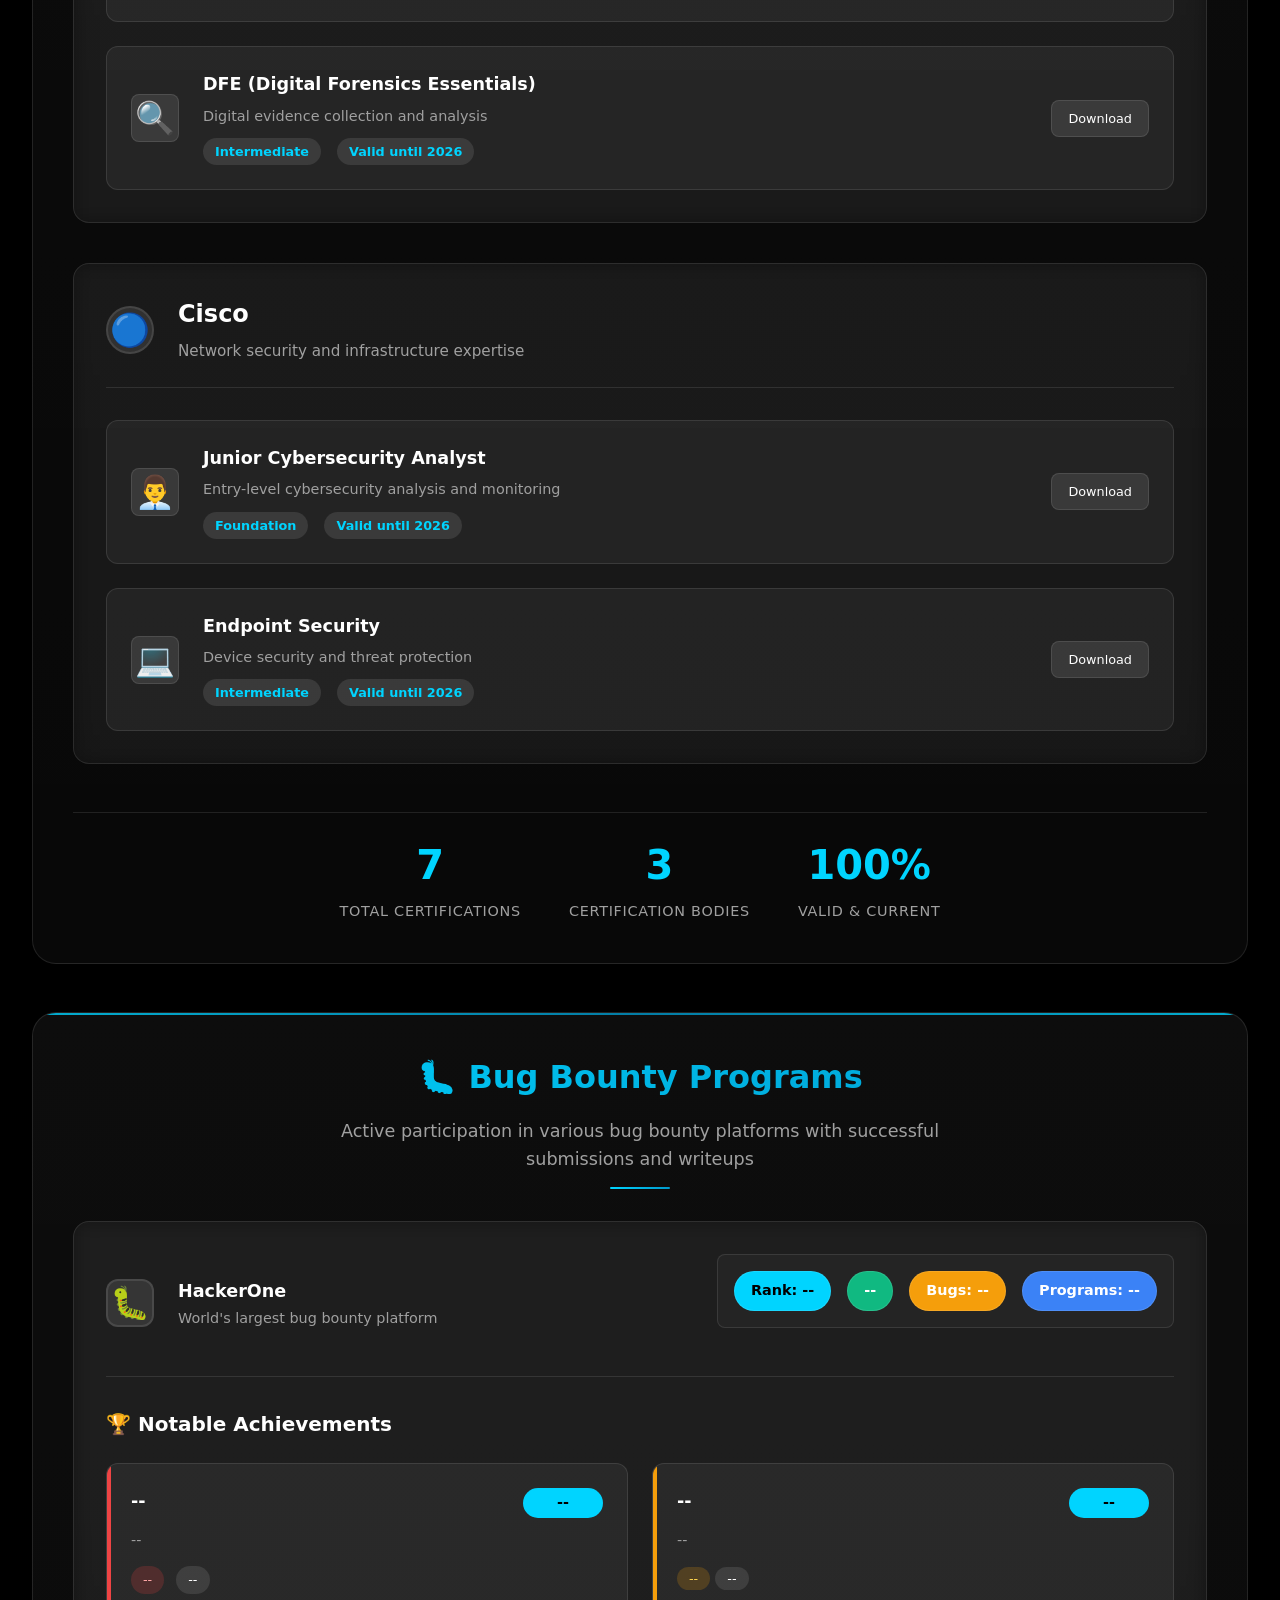
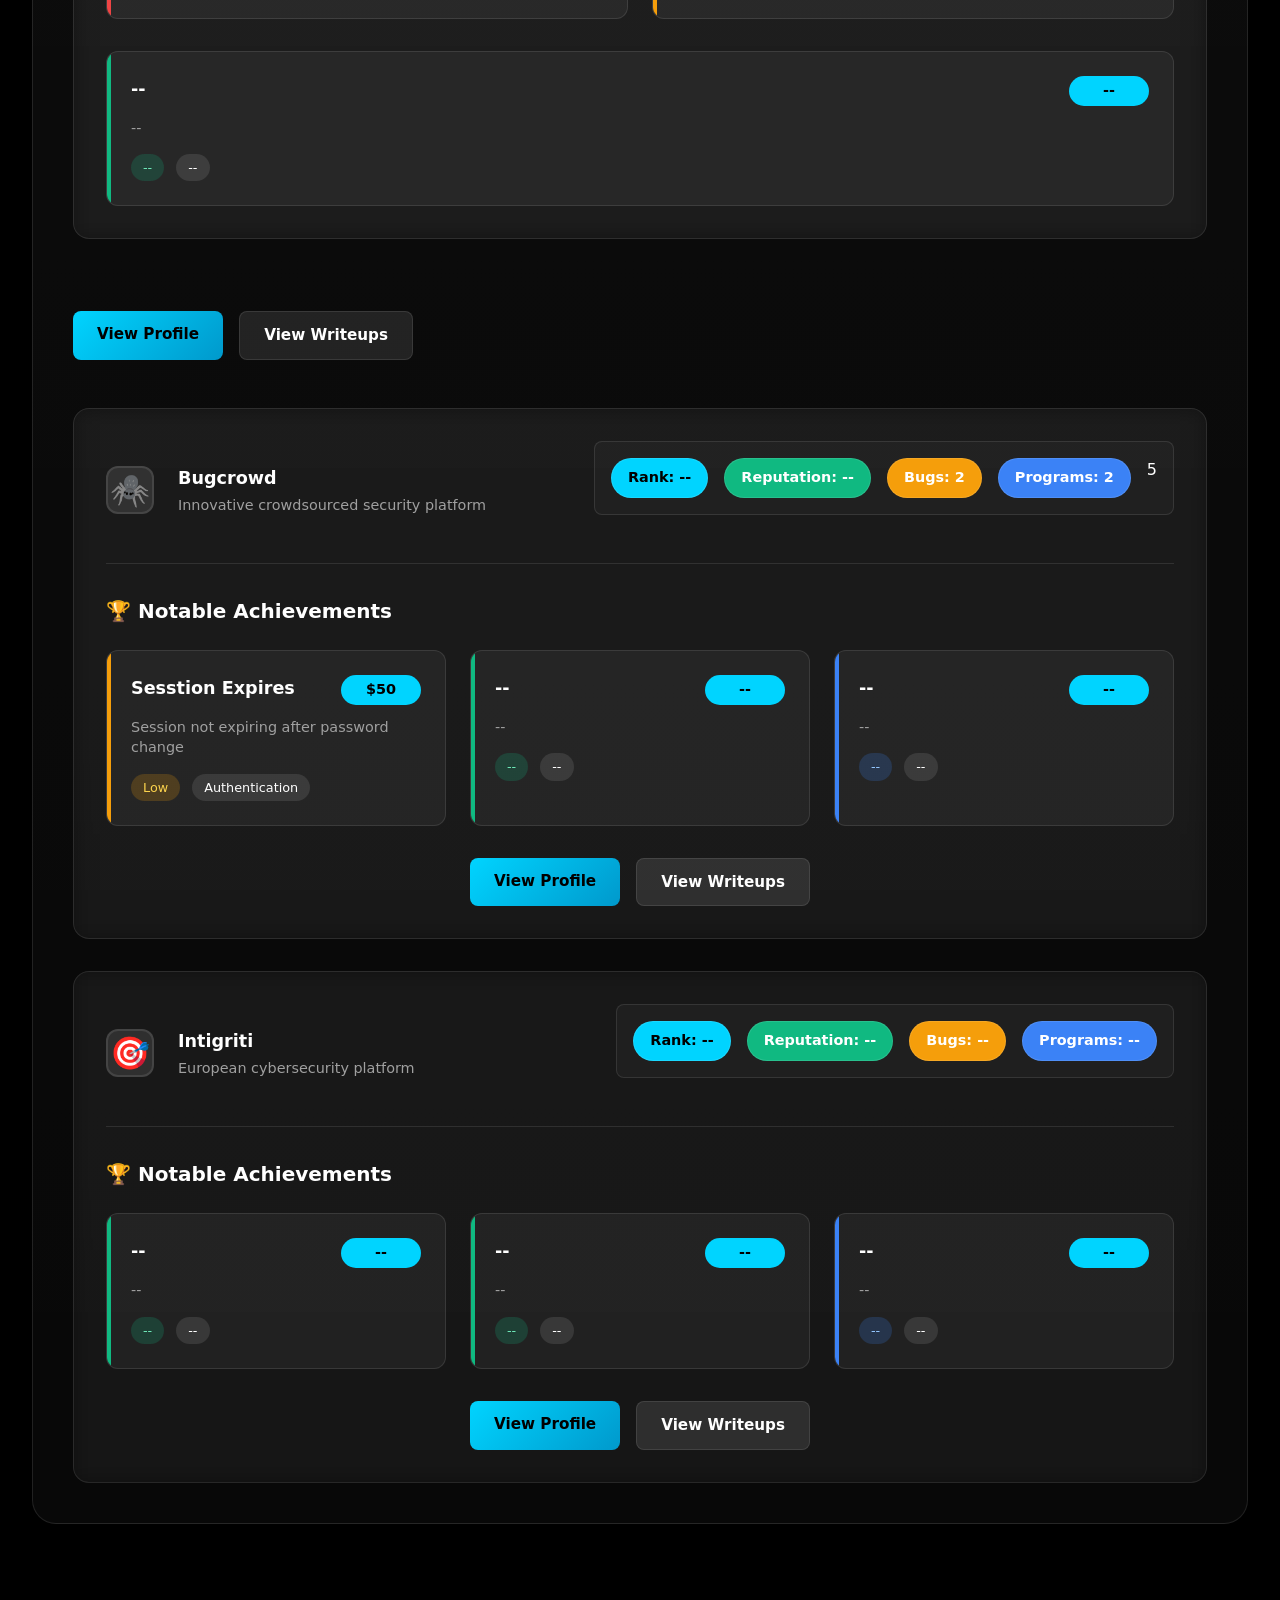
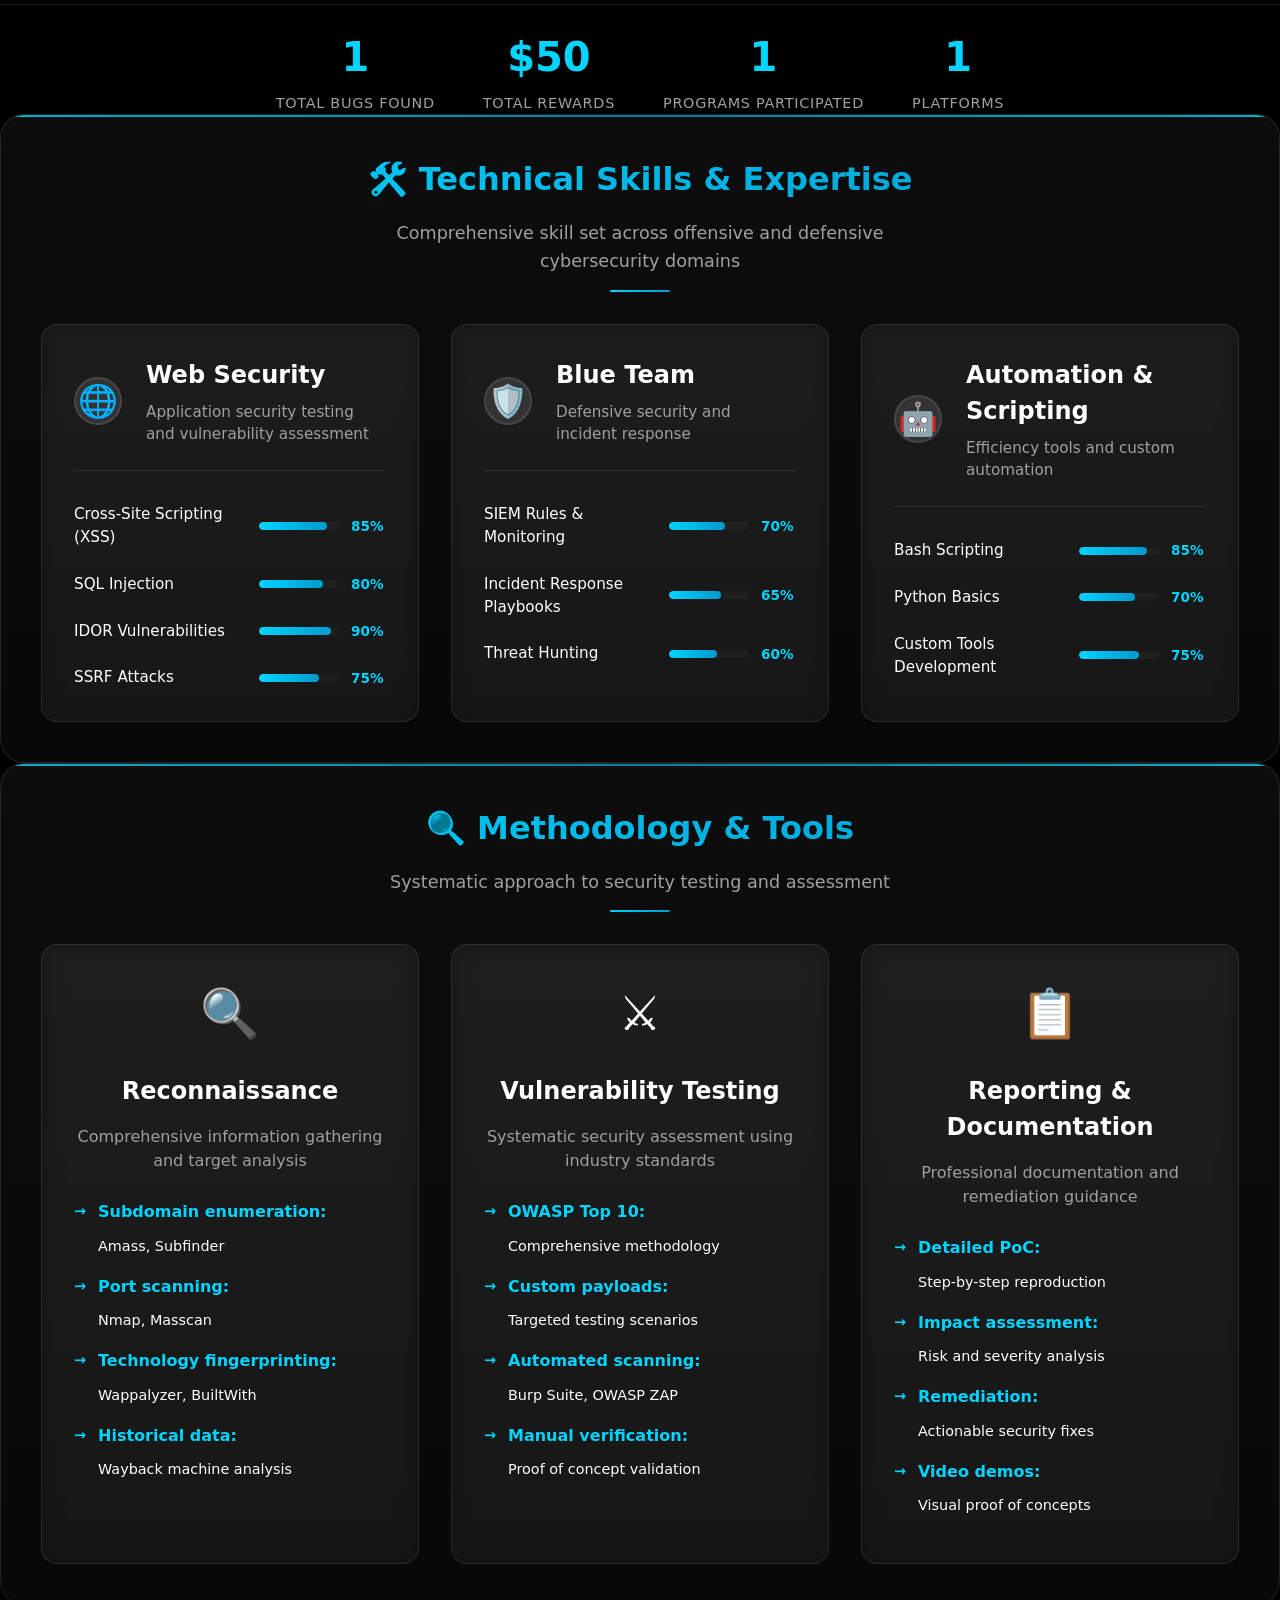
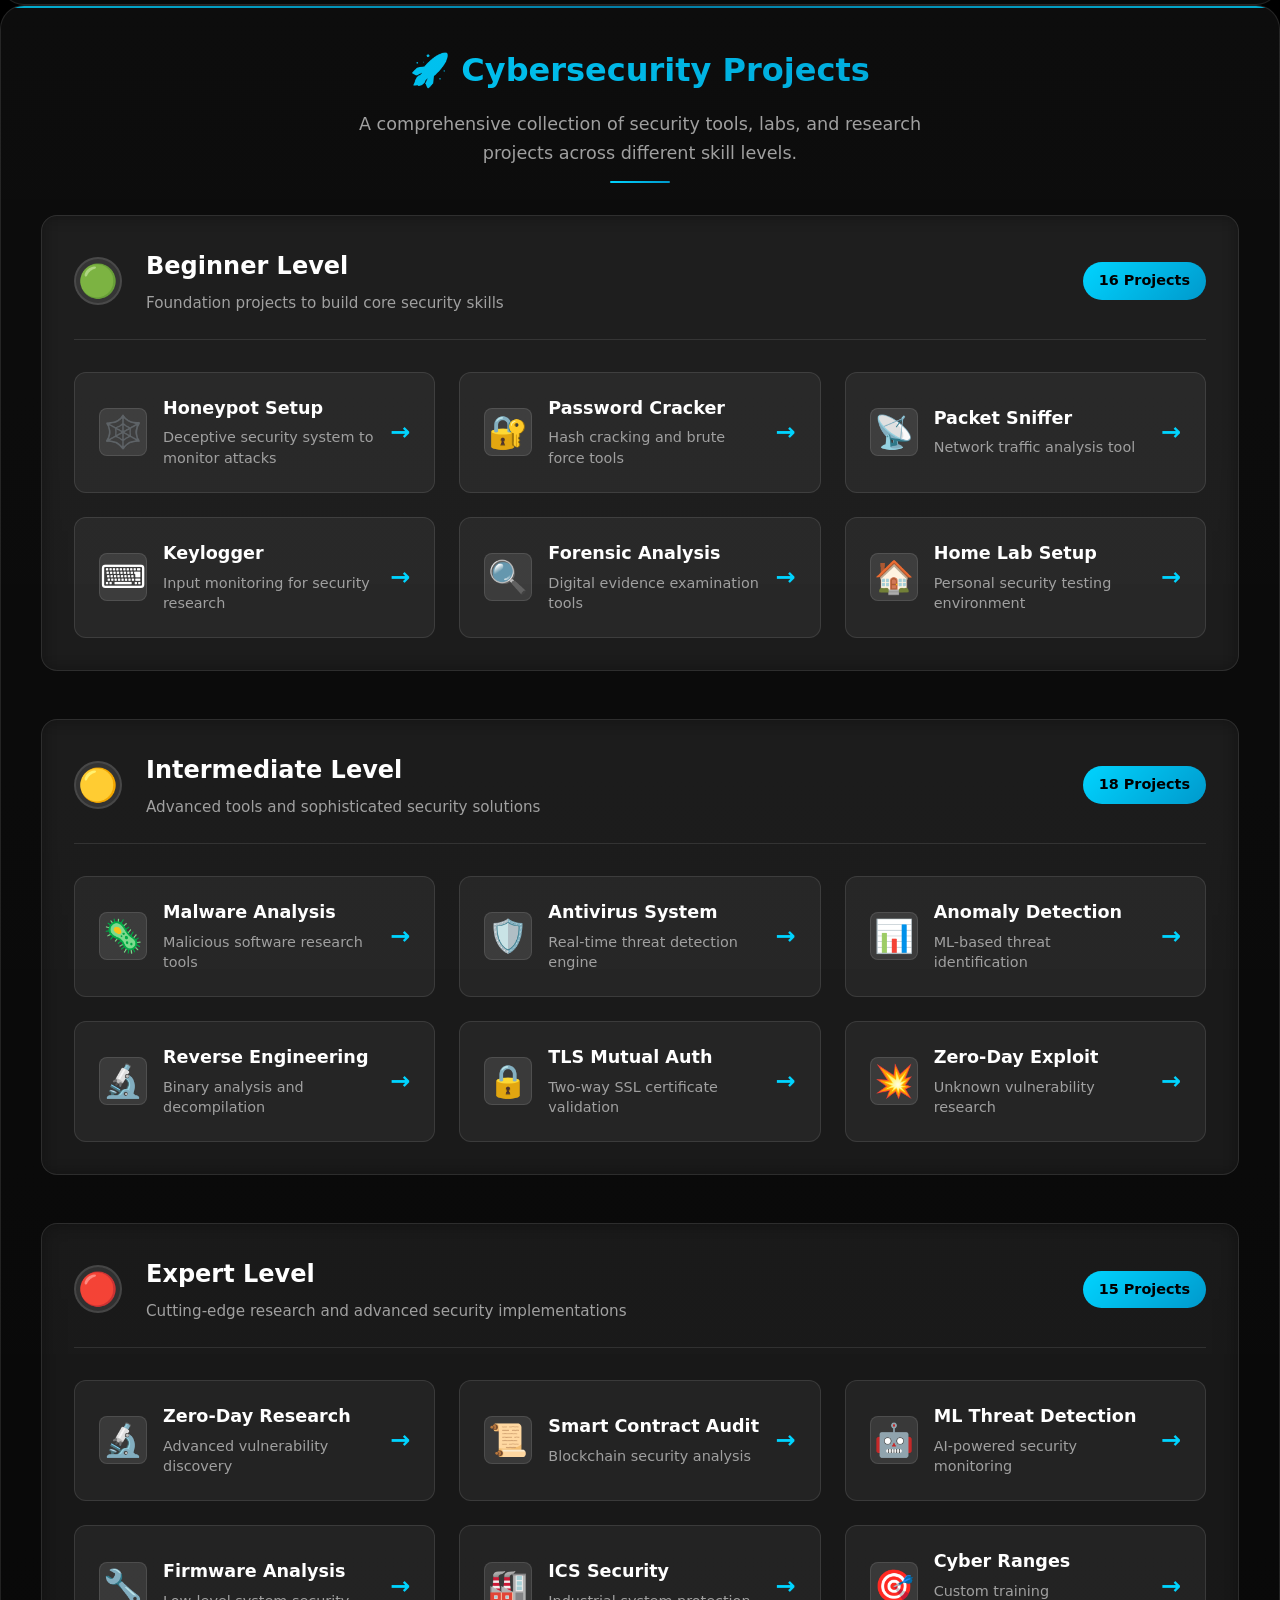
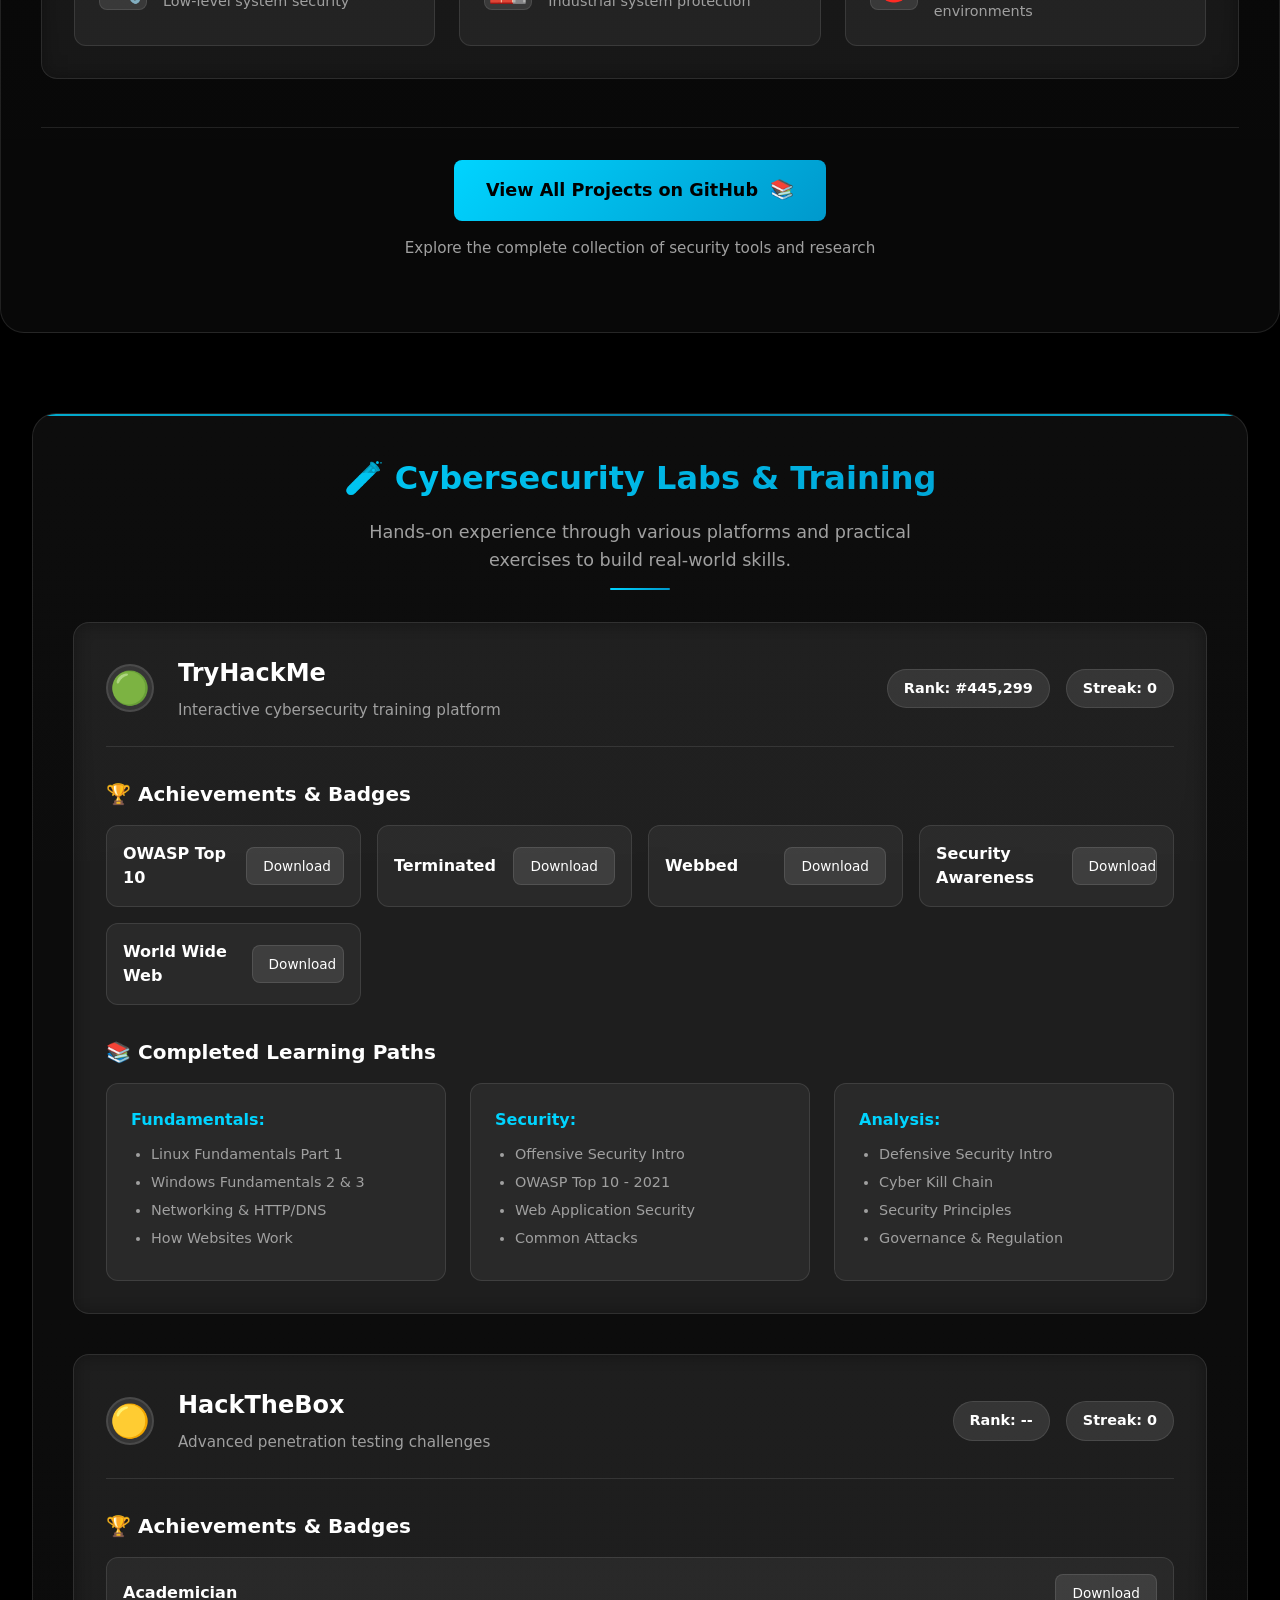
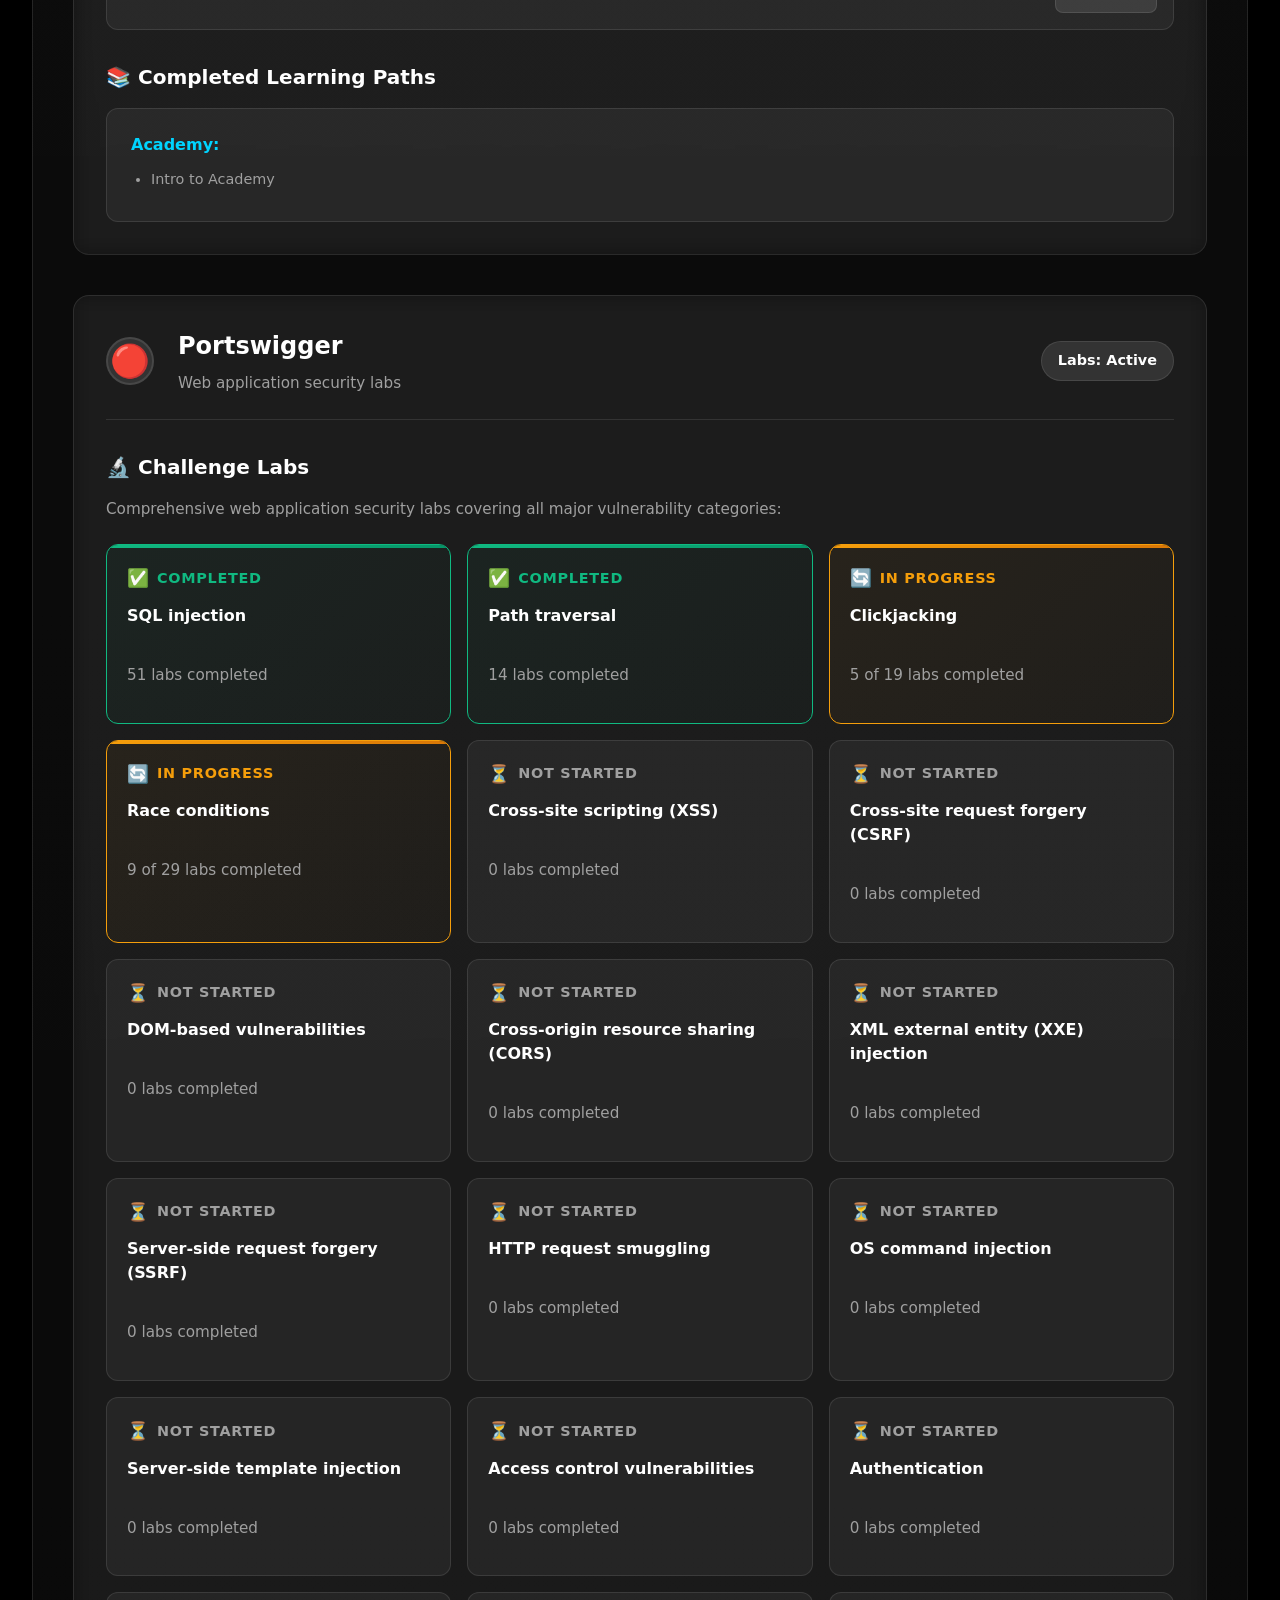
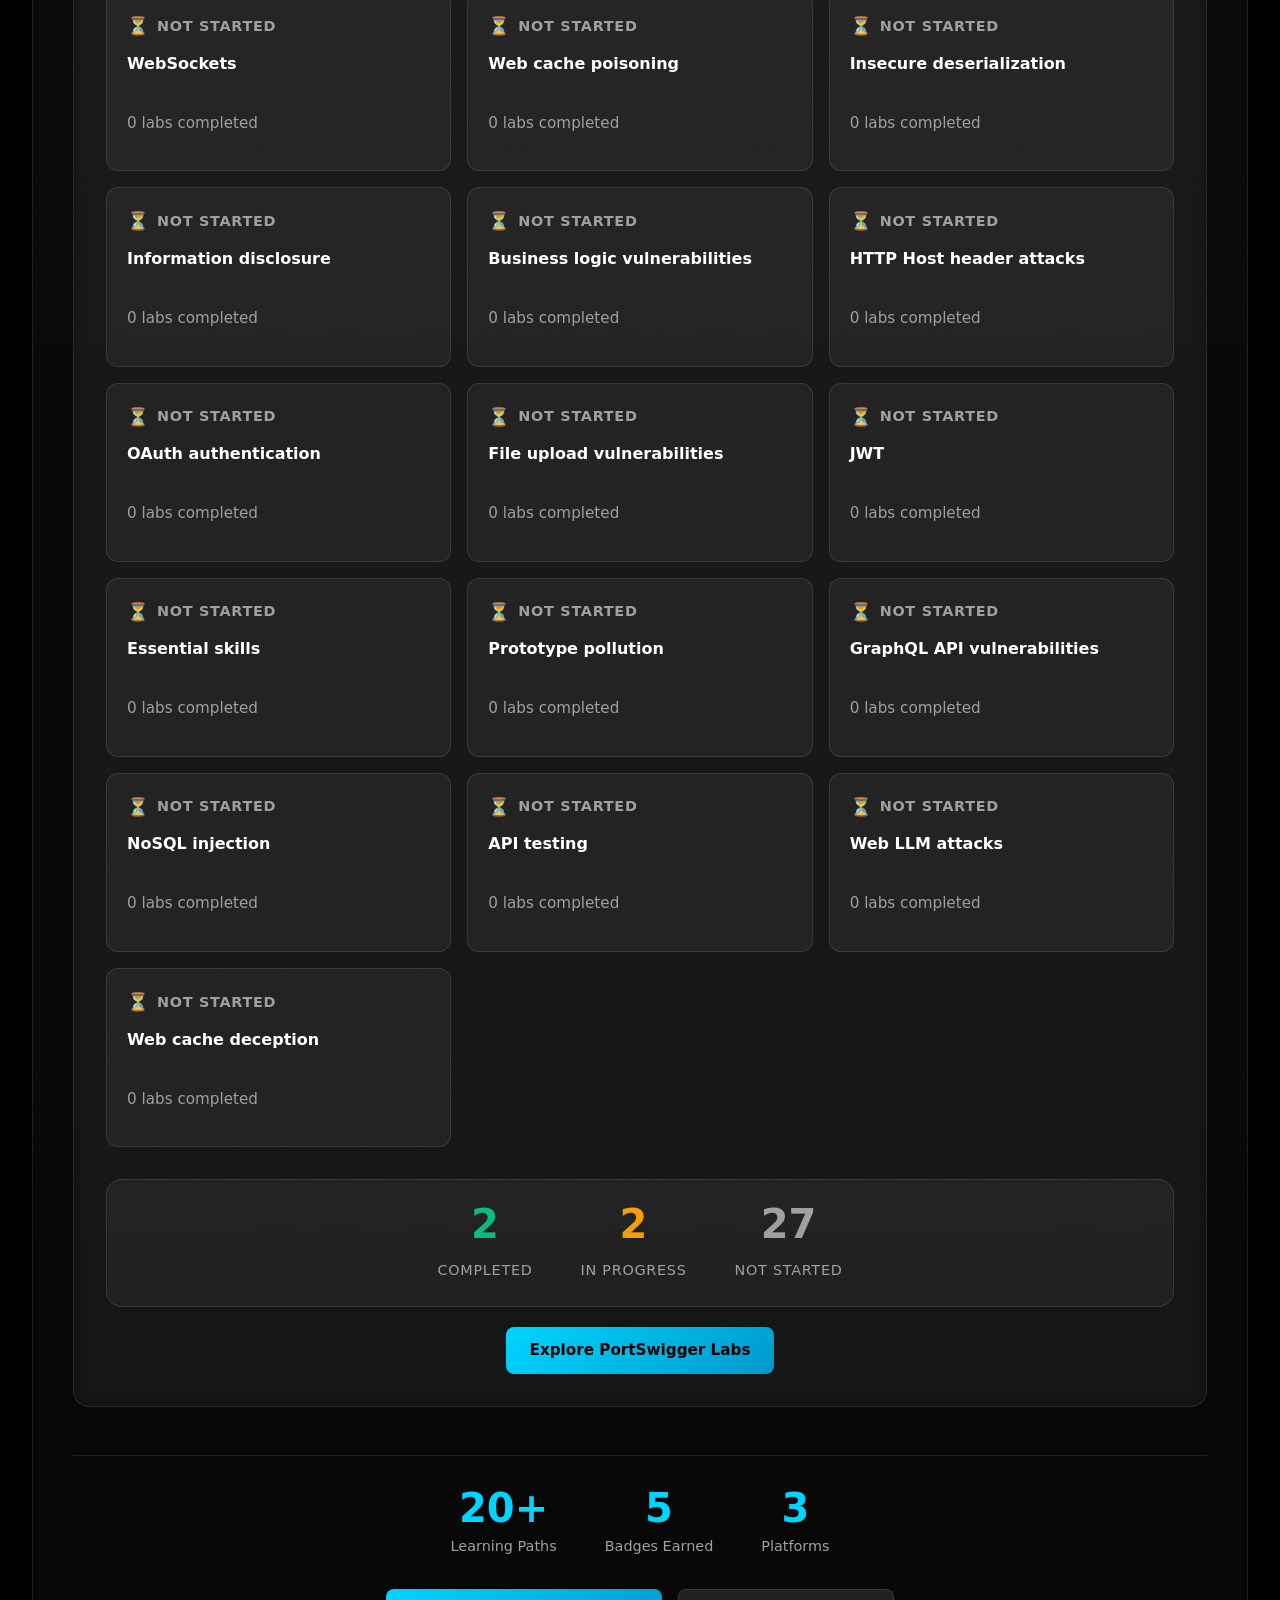
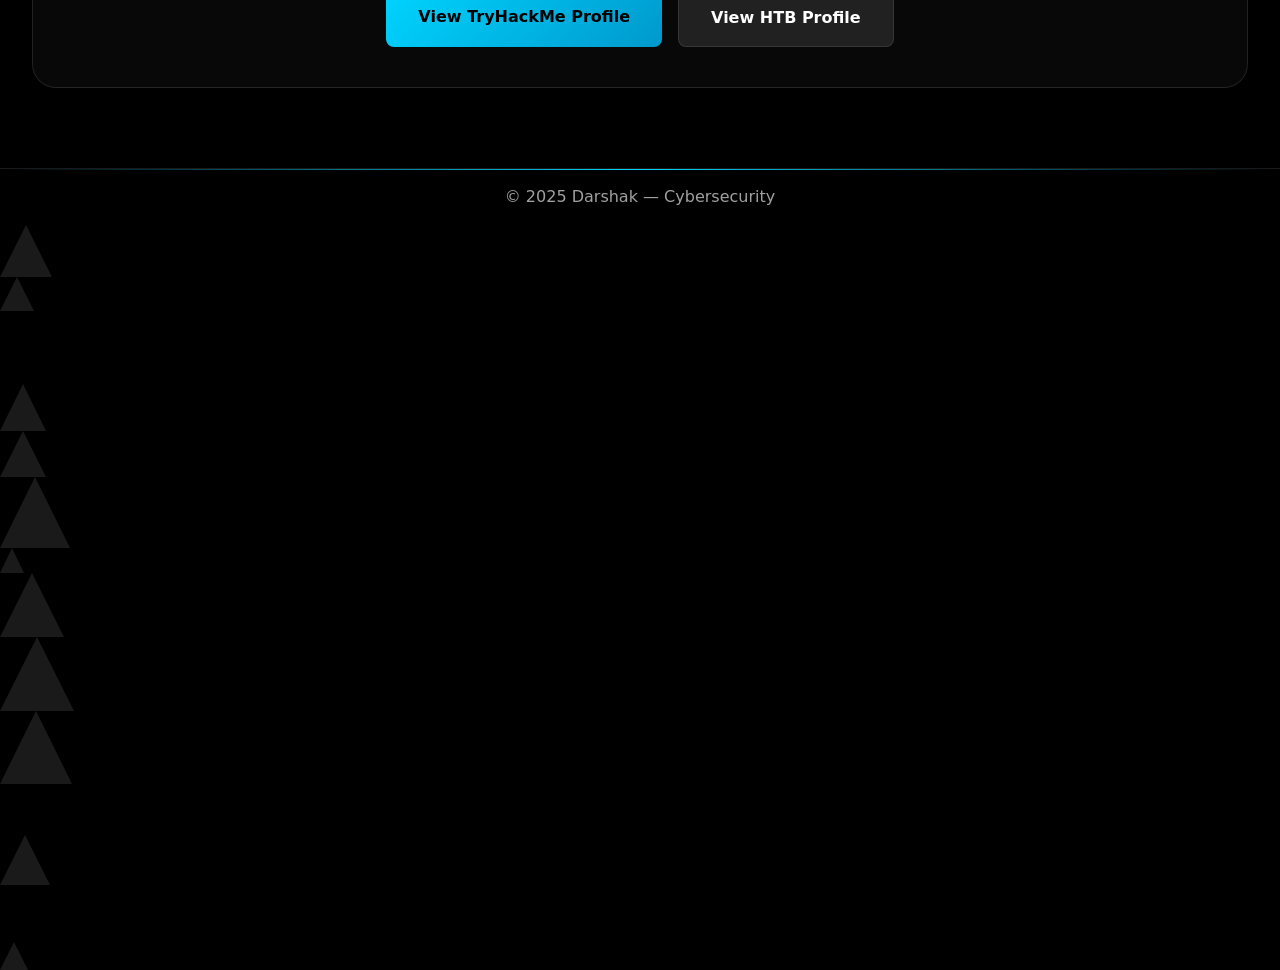
<file: cybersecurity.html>
<!doctype html>
<html lang="en">
<head>
  <meta charset="utf-8"/><meta name="viewport" content="width=device-width,initial-scale=1"/>
  <title>Cybersecurity — Darshak Kanani</title>
  <meta name="description" content="Cybersecurity projects, bug hunting, certifications and roadmap by Darshak Kanani."/>
  <link rel="stylesheet" href="css/style.css">
</head>
<body>
  <a class="skip-link" href="#main">Skip to content</a>
  <!-- Header (same nav) -->
  <header class="site-header" role="banner">
    <div class="nav container">
      <a class="brand" href="index.html" aria-label="Home">
        <span class="logo">DK</span><span class="brand-text">Darshak Kanani</span>
      </a>

      <button id="nav-toggle" class="hamburger" aria-controls="primary-nav" aria-expanded="false" aria-label="Toggle navigation">
        <span></span><span></span><span></span>
      </button>

      <nav id="primary-nav" class="primary-nav" role="navigation">
        <ul>
          <li><a href="index.html">Home</a></li>
          <li><a class="active" href="cybersecurity.html">Cybersecurity</a></li>
          <li><a href="ai.html">AI</a></li>
          <li><a href="blockchain.html">Blockchain</a></li>
          <li><a href="startups.html">Startups</a></li>
          <li><a href="index.html#blog">Blog</a></li>
          <li><a href="index.html#resume">Resume</a></li>
          <li><a href="index.html#contact">Contact</a></li>
        </ul>
      </nav>

      <div class="nav-actions">
        <input id="site-search" class="site-search" type="search" placeholder="Search (press /)" aria-label="Search">
        <button id="theme-toggle" class="btn small" title="Toggle theme" aria-pressed="false">🌙</button>
      </div>
    </div>
  </header>

  <div class="main-content">
    <!-- Live Background Canvas -->
    <canvas id="matrix-rain" class="matrix-background"></canvas>
    <div class="cyber-grid-overlay"></div>

  <main id="main">
      <section id="cyber-overview">
        <div class="hero cyber-hero">
          <div class="hero-inner">
            <div class="hero-content">
              <div class="hero-badge">🔒</div>
              <h1 id="typing-title">Cybersecurity Portfolio</h1>
              <p class="hero-subtitle" id="typing-subtitle">Professional achievements, cutting-edge projects, and hands-on experience in offensive & defensive security.</p>
              <div class="hero-stats">
                <div class="stat-item" data-count="15">
                  <div class="stat-number">1</div>
                  <div class="stat-label">Bugs Found</div>
                </div>
                <div class="stat-item" data-count="50">
                  <div class="stat-number">0</div>
                  <div class="stat-label">Projects</div>
                </div>
                <div class="stat-item" data-count="7">
                  <div class="stat-number">6</div>
                  <div class="stat-label">Certifications</div>
                </div>
                <div class="stat-item" data-count="3">
                  <div class="stat-number">3</div>
                  <div class="stat-label">Platforms</div>
                </div>
              </div>
              <div class="hero-actions">
                <button class="btn primary cyber-btn" id="hack-btn">
                  <span class="btn-text">Initialize System</span>
                  <span class="btn-icon">⚡</span>
                </button>
                <button class="btn secondary cyber-btn" id="terminal-btn">
                  <span class="btn-text">Open Terminal</span>
                  <span class="btn-icon">💻</span>
                </button>
              </div>
            </div>
        </div>
      </div>

      <!-- Filters -->
        <div class="filters-section">
          <div class="container">
            <div class="filters-header">
              <h3>🔍 Filter Projects</h3>
              <p class="muted">Browse projects by category and technology</p>
            </div>
      <div class="chips filters" role="toolbar" aria-label="Filter projects">
        <button class="chip active" data-filter="all" aria-pressed="true">All</button>
              <button class="chip" data-filter="web">Web Security</button>
              <button class="chip" data-filter="bash">Bash Automation</button>
              <button class="chip" data-filter="siem">SIEM & Monitoring</button>
              <button class="chip" data-filter="forensics">Digital Forensics</button>
              <button class="chip" data-filter="malware">Malware Analysis</button>
            </div>
            <div class="filter-status">
              <span class="status-text">Status: <span class="status-value">Ready</span></span>
              <div class="status-indicator"></div>
            </div>
          </div>
      </div>

            <article class="panel goals-showcase">
              <div class="section-header">
                <h3>🎯 Career Goals & Roadmap</h3>
                <p class="muted">Strategic milestones and professional development targets</p>
              </div>
              
              <div class="goals-timeline">
                <div class="goal-item">
                  <div class="goal-marker">1</div>
                  <div class="goal-content">
                    <div class="goal-header">
                      <h4>CompTIA Security+</h4>
                      <span class="goal-date">December 2025</span>
                    </div>
                    <p>Foundation certification covering network security, compliance, and operational security</p>
                    <div class="goal-progress">
                      <div class="progress-bar">
                        <div class="progress-fill" style="width: 75%"></div>
                      </div>
                      <span class="progress-text">75% Complete</span>
                    </div>
                  </div>
                </div>
                
                <div class="goal-item">
                  <div class="goal-marker">2</div>
                  <div class="goal-content">
                    <div class="goal-header">
                      <h4>OSCP Certification</h4>
                      <span class="goal-date">June 2026</span>
                    </div>
                    <p>Offensive Security Certified Professional - hands-on penetration testing certification</p>
                    <div class="goal-progress">
                      <div class="progress-bar">
                        <div class="progress-fill" style="width: 45%"></div>
                      </div>
                      <span class="progress-text">45% Complete</span>
                    </div>
                  </div>
                </div>
                
                <div class="goal-item">
                  <div class="goal-marker">3</div>
                  <div class="goal-content">
                    <div class="goal-header">
                      <h4>Mobile App Pentesting</h4>
                      <span class="goal-date">December 2026</span>
                    </div>
                    <p>Specialized skills in mobile application security testing and vulnerability assessment</p>
                    <div class="goal-progress">
                      <div class="progress-bar">
                        <div class="progress-fill" style="width: 25%"></div>
                      </div>
                      <span class="progress-text">25% Complete</span>
                    </div>
                  </div>
                </div>
              </div>
          </article>

          
            
            <article class="panel certifications-showcase">
              <div class="section-header">
                <h3>🏆 Professional Certifications</h3>
                <p class="muted">Industry-recognized credentials demonstrating expertise in cybersecurity domains</p>
                </div>
              
              <div class="certifications-grid">
                <!-- EC-Council Certifications -->
                <div class="cert-category">
                  <div class="category-header">
                    <div class="category-icon">🟢</div>
                    <div class="category-info">
                      <h4>EC-Council</h4>
                      <p>Leading cybersecurity certification provider</p>
              </div>
                </div>
                  
                  <div class="cert-items">
                    <div class="cert-item">
                      <div class="cert-icon">🔐</div>
                      <div class="cert-details">
                        <h5>CEH (Certified Ethical Hacker)</h5>
                        <p>Professional ethical hacking and penetration testing</p>
                        <div class="cert-meta">
                          <span class="cert-level">Advanced</span>
                          <span class="cert-validity">Valid until 2026</span>
              </div>
                </div>
                      <a href="pdfs/Certificates/ECC-CEH-Certificate.pdf" download class="btn small">Download</a>
                    </div>
                    
                    <div class="cert-item">
                      <div class="cert-icon">🛡️</div>
                      <div class="cert-details">
                        <h5>NDE (Network Defense Essentials)</h5>
                        <p>Network security and defensive strategies</p>
                        <div class="cert-meta">
                          <span class="cert-level">Intermediate</span>
                          <span class="cert-validity">Valid until 2026</span>
                        </div>
                      </div>
                      <a href="pdfs/Certificates/ECC-NDE-Certificate.pdf" download class="btn small">Download</a>
                    </div>
                    
                    <div class="cert-item">
                      <div class="cert-icon">⚔️</div>
                      <div class="cert-details">
                        <h5>EHE (Ethical Hacking Essentials)</h5>
                        <p>Fundamental ethical hacking principles</p>
                        <div class="cert-meta">
                          <span class="cert-level">Foundation</span>
                          <span class="cert-validity">Valid until 2026</span>
                        </div>
                      </div>
                      <a href="pdfs/Certificates/ECC-EHE-Certificate.pdf" download class="btn small">Download</a>
                    </div>
                    
                    <div class="cert-item">
                      <div class="cert-icon">🔍</div>
                      <div class="cert-details">
                        <h5>DFE (Digital Forensics Essentials)</h5>
                        <p>Digital evidence collection and analysis</p>
                        <div class="cert-meta">
                          <span class="cert-level">Intermediate</span>
                          <span class="cert-validity">Valid until 2026</span>
                        </div>
                      </div>
                      <a href="pdfs/Certificates/ECC-DFE-Certificate.pdf" download class="btn small">Download</a>
                    </div>
                  </div>
                </div>
                
                <!-- Cisco Certifications -->
                <div class="cert-category">
                  <div class="category-header">
                    <div class="category-icon">🔵</div>
                    <div class="category-info">
                      <h4>Cisco</h4>
                      <p>Network security and infrastructure expertise</p>
                    </div>
                  </div>
                  
                  <div class="cert-items">
                    <div class="cert-item">
                      <div class="cert-icon">👨‍💼</div>
                      <div class="cert-details">
                        <h5>Junior Cybersecurity Analyst</h5>
                        <p>Entry-level cybersecurity analysis and monitoring</p>
                        <div class="cert-meta">
                          <span class="cert-level">Foundation</span>
                          <span class="cert-validity">Valid until 2026</span>
                        </div>
                      </div>
                      <a href="pdfs/Certificates/CISCO-JuniorCybersecurityAnalyst-Certificate.pdf" download class="btn small">Download</a>
                    </div>
                    
                    <div class="cert-item">
                      <div class="cert-icon">💻</div>
                      <div class="cert-details">
                        <h5>Endpoint Security</h5>
                        <p>Device security and threat protection</p>
                        <div class="cert-meta">
                          <span class="cert-level">Intermediate</span>
                          <span class="cert-validity">Valid until 2026</span>
                        </div>
                      </div>
                      <a href="pdfs/Certificates/CISCO-EndpointSecurity-Certificate.pdf" download class="btn small">Download</a>
                    </div>
                  </div>
                </div>
              </div>
              
              <!-- Certification Summary -->
              <div class="cert-summary">
                <div class="summary-stats">
                  <div class="summary-item">
                    <div class="summary-number">7</div>
                    <div class="summary-label">Total Certifications</div>
                  </div>
                  <div class="summary-item">
                    <div class="summary-number">3</div>
                    <div class="summary-label">Certification Bodies</div>
                  </div>
                  <div class="summary-item">
                    <div class="summary-number">100%</div>
                    <div class="summary-label">Valid & Current</div>
                  </div>
              </div>
            </div>
          </article>

            <article class="panel bounty-showcase">
              <div class="section-header">
                <h3>🐛 Bug Bounty Programs</h3>
                <p class="muted">Active participation in various bug bounty platforms with successful submissions and writeups</p>
              </div>
              
              <div class="bounty-platforms">
                <!-- HackerOne Section -->
                <div class="bounty-platform">
                  <div class="platform-header">
                    <div class="platform-icon">🐛</div>
                    <div class="platform-info">
                      <h4>HackerOne</h4>
                      <p>World's largest bug bounty platform</p>
                    </div>
                    <div class="platform-stats">
                      <div class="stat-badge primary">Rank: --</div>
                      <div class="stat-badge success">--</div>
                      <div class="stat-badge warning">Bugs: --</div>
                      <div class="stat-badge info">Programs: --</div>
                    </div>
                  </div>
                  
                  <div class="bounty-achievements">
                    <h5>🏆 Notable Achievements</h5>
                    <div class="achievements-grid">
                      <div class="achievement-item critical">
                        <div class="achievement-header">
                          <span class="achievement-title">--</span>
                          <span class="achievement-reward">--</span>
                        </div>
                        <p class="achievement-desc">--</p>
                        <div class="achievement-meta">
                          <span class="severity critical">--</span>
                          <span class="category">--</span>
                        </div>
                      </div>
                      
                      <div class="achievement-item high">
                        <div class="achievement-header">
                          <span class="achievement-title">--</span>
                          <span class="achievement-reward">--</span>
                        </div>
                        <p class="achievement-desc">--</p>
                          <span class="severity high">--</span>
                          <span class="category">--</span>
                        </div>
                      </div>
                      
                      <div class="achievement-item medium">
                        <div class="achievement-header">
                          <span class="achievement-title">--</span>
                          <span class="achievement-reward">--</span>
                        </div>
                        <p class="achievement-desc">--</p>
                        <div class="achievement-meta">
                          <span class="severity medium">--</span>
                          <span class="category">--</span>
                        </div>
                      </div>
                    </div>
                  </div>
                  
                  <div class="platform-actions">
                    <a href="https://hackerone.com/darshakkanani_" target="_blank" class="btn primary">View Profile</a>
                    <a href="https://medium.com/@darshakkanani444" class="btn secondary">View Writeups</a>
                  </div>
                </div>

                <!-- Bugcrowd Section -->
                <div class="bounty-platform">
                  <div class="platform-header">
                    <div class="platform-icon">🕷️</div>
                    <div class="platform-info">
                      <h4>Bugcrowd</h4>
                      <p>Innovative crowdsourced security platform</p>
                    </div>
                    <div class="platform-stats">
                      <div class="stat-badge primary">Rank: --</div>
                      <div class="stat-badge success">Reputation: --</div>
                      <div class="stat-badge warning">Bugs: 2</div>
                      <div class="stat-badge info">Programs: 2</div>
                      <div class="Hall of Fame">5</div>
                    </div>
                  </div>
                  
                  <div class="bounty-achievements">
                    <h5>🏆 Notable Achievements</h5>
                    <div class="achievements-grid">
                      <div class="achievement-item high">
                        <div class="achievement-header">
                          <span class="achievement-title">Sesstion Expires</span>
                          <span class="achievement-reward">$50</span>
                        </div>
                        <p class="achievement-desc">Session not expiring after password change</p>
                        <div class="achievement-meta">
                          <span class="severity high">Low</span>
                          <span class="category">Authentication</span>
                        </div>
                      </div>
                      
                      <div class="achievement-item medium">
                        <div class="achievement-header">
                          <span class="achievement-title">--</span>
                          <span class="achievement-reward">--</span>
                        </div>
                        <p class="achievement-desc">--</p>
                        <div class="achievement-meta">
                          <span class="severity medium">--</span>
                          <span class="category">--</span>
                        </div>
                      </div>
                      
                      <div class="achievement-item low">
                        <div class="achievement-header">
                          <span class="achievement-title">--</span>
                          <span class="achievement-reward">--</span>
                        </div>
                        <p class="achievement-desc">--</p>
                        <div class="achievement-meta">
                          <span class="severity low">--</span>
                          <span class="category">--</span>
                        </div>
                      </div>
                    </div>
                  </div>
                  
                  <div class="platform-actions">
                    <a href="https://bugcrowd.com/darshakkanani_" target="_blank" class="btn primary">View Profile</a>
                    <a href="https://medium.com/@darshakkanani444" class="btn secondary">View Writeups</a>
                  </div>
                </div>

                <!-- Intigriti Section -->
                <div class="bounty-platform">
                  <div class="platform-header">
                    <div class="platform-icon">🎯</div>
                    <div class="platform-info">
                      <h4>Intigriti</h4>
                      <p>European cybersecurity platform</p>
                    </div>
                    <div class="platform-stats">
                      <div class="stat-badge primary">Rank: --</div>
                      <div class="stat-badge success">Reputation: --</div>
                      <div class="stat-badge warning">Bugs: --</div>
                      <div class="stat-badge info">Programs: --</div>
                    </div>
                  </div>
                  
                  <div class="bounty-achievements">
                    <h5>🏆 Notable Achievements</h5>
                    <div class="achievements-grid">
                      <div class="achievement-item medium">
                        <div class="achievement-header">
                          <span class="achievement-title">--</span>
                          <span class="achievement-reward">--</span>
                        </div>
                        <p class="achievement-desc">--</p>
                        <div class="achievement-meta">
                          <span class="severity medium">--</span>
                          <span class="category">--</span>
                        </div>
                      </div>
                      
                      <div class="achievement-item medium">
                        <div class="achievement-header">
                          <span class="achievement-title">--</span>
                          <span class="achievement-reward">--</span>
                        </div>
                        <p class="achievement-desc">--</p>
                        <div class="achievement-meta">
                          <span class="severity medium">--</span>
                          <span class="category">--</span>
                        </div>
                      </div>
                      
                      <div class="achievement-item low">
                        <div class="achievement-header">
                          <span class="achievement-title">--</span>
                          <span class="achievement-reward">--</span>
                        </div>
                        <p class="achievement-desc">--</p>
                        <div class="achievement-meta">
                          <span class="severity low">--</span>
                          <span class="category">--</span>
                        </div>
                      </div>
                    </div>
                  </div>
                  
                  <div class="platform-actions">
                    <a href="https://app.intigriti.com/researcher/profile/darshakkanani" target="_blank" class="btn primary">View Profile</a>
                    <a href="https://medium.com/@darshakkanani444" class="btn secondary">View Writeups</a>
                  </div>
                </div>
              </div>

              <!-- Bug Bounty Summary -->
              <div class="bounty-summary">
                <div class="summary-stats">
                  <div class="summary-item">
                    <div class="summary-number">1</div>
                    <div class="summary-label">Total Bugs Found</div>
                  </div>
                  <div class="summary-item">
                    <div class="summary-number">$50</div>
                    <div class="summary-label">Total Rewards</div>
                  </div>
                  <div class="summary-item">
                    <div class="summary-number">1</div>
                    <div class="summary-label">Programs Participated</div>
                  </div>
                  <div class="summary-item">
                    <div class="summary-number">1</div>
                    <div class="summary-label">Platforms</div>
                  </div>
                </div>
              </div>
              </article>

            <article class="panel skills-showcase">
              <div class="section-header">
                <h3>🛠️ Technical Skills & Expertise</h3>
                <p class="muted">Comprehensive skill set across offensive and defensive cybersecurity domains</p>
              </div>
              
              <div class="skills-grid">
                <div class="skill-category">
                  <div class="category-header">
                    <div class="category-icon">🌐</div>
                    <div class="category-info">
                      <h4>Web Security</h4>
                      <p>Application security testing and vulnerability assessment</p>
                    </div>
                  </div>
                  <div class="skills-list">
                    <div class="skill-item">
                      <span class="skill-name">Cross-Site Scripting (XSS)</span>
                      <div class="skill-level">
                        <div class="skill-bar">
                          <div class="skill-fill" style="width: 85%"></div>
                        </div>
                        <span class="skill-percentage">85%</span>
                      </div>
                    </div>
                    <div class="skill-item">
                      <span class="skill-name">SQL Injection</span>
                      <div class="skill-level">
                        <div class="skill-bar">
                          <div class="skill-fill" style="width: 80%"></div>
                        </div>
                        <span class="skill-percentage">80%</span>
                      </div>
                    </div>
                    <div class="skill-item">
                      <span class="skill-name">IDOR Vulnerabilities</span>
                      <div class="skill-level">
                        <div class="skill-bar">
                          <div class="skill-fill" style="width: 90%"></div>
                        </div>
                        <span class="skill-percentage">90%</span>
                      </div>
                    </div>
                    <div class="skill-item">
                      <span class="skill-name">SSRF Attacks</span>
                      <div class="skill-level">
                        <div class="skill-bar">
                          <div class="skill-fill" style="width: 75%"></div>
                        </div>
                        <span class="skill-percentage">75%</span>
                      </div>
                    </div>
                  </div>
                </div>
                
                <div class="skill-category">
                  <div class="category-header">
                    <div class="category-icon">🛡️</div>
                    <div class="category-info">
                      <h4>Blue Team</h4>
                      <p>Defensive security and incident response</p>
                    </div>
                  </div>
                  <div class="skills-list">
                    <div class="skill-item">
                      <span class="skill-name">SIEM Rules & Monitoring</span>
                      <div class="skill-level">
                        <div class="skill-bar">
                          <div class="skill-fill" style="width: 70%"></div>
                        </div>
                        <span class="skill-percentage">70%</span>
                      </div>
                    </div>
                    <div class="skill-item">
                      <span class="skill-name">Incident Response Playbooks</span>
                      <div class="skill-level">
                        <div class="skill-bar">
                          <div class="skill-fill" style="width: 65%"></div>
                        </div>
                        <span class="skill-percentage">65%</span>
                      </div>
                    </div>
                    <div class="skill-item">
                      <span class="skill-name">Threat Hunting</span>
                      <div class="skill-level">
                        <div class="skill-bar">
                          <div class="skill-fill" style="width: 60%"></div>
                        </div>
                        <span class="skill-percentage">60%</span>
                      </div>
                    </div>
                  </div>
                </div>
                
                <div class="skill-category">
                  <div class="category-header">
                    <div class="category-icon">🤖</div>
                    <div class="category-info">
                      <h4>Automation & Scripting</h4>
                      <p>Efficiency tools and custom automation</p>
                    </div>
                  </div>
                  <div class="skills-list">
                    <div class="skill-item">
                      <span class="skill-name">Bash Scripting</span>
                      <div class="skill-level">
                        <div class="skill-bar">
                          <div class="skill-fill" style="width: 85%"></div>
                        </div>
                        <span class="skill-percentage">85%</span>
                      </div>
                    </div>
                    <div class="skill-item">
                      <span class="skill-name">Python Basics</span>
                      <div class="skill-level">
                        <div class="skill-bar">
                          <div class="skill-fill" style="width: 70%"></div>
                        </div>
                        <span class="skill-percentage">70%</span>
                      </div>
                    </div>
                    <div class="skill-item">
                      <span class="skill-name">Custom Tools Development</span>
                      <div class="skill-level">
                        <div class="skill-bar">
                          <div class="skill-fill" style="width: 75%"></div>
                        </div>
                        <span class="skill-percentage">75%</span>
                      </div>
                    </div>
                  </div>
                </div>
            </div>
          </article>

            <!-- Methodology Section -->
            <article class="panel methodology-showcase">
              <div class="section-header">
                <h3>🔍 Methodology & Tools</h3>
                <p class="muted">Systematic approach to security testing and assessment</p>
              </div>
              
              <div class="methodology-grid">
                <div class="methodology-item">
                  <div class="methodology-icon">🔍</div>
                  <div class="methodology-content">
                    <h4>Reconnaissance</h4>
                    <p>Comprehensive information gathering and target analysis</p>
                    <ul class="methodology-tools">
                      <li><strong>Subdomain enumeration:</strong> Amass, Subfinder</li>
                      <li><strong>Port scanning:</strong> Nmap, Masscan</li>
                      <li><strong>Technology fingerprinting:</strong> Wappalyzer, BuiltWith</li>
                      <li><strong>Historical data:</strong> Wayback machine analysis</li>
            </ul>
                  </div>
                </div>
                
                <div class="methodology-item">
                  <div class="methodology-icon">⚔️</div>
                  <div class="methodology-content">
                    <h4>Vulnerability Testing</h4>
                    <p>Systematic security assessment using industry standards</p>
                    <ul class="methodology-tools">
                      <li><strong>OWASP Top 10:</strong> Comprehensive methodology</li>
                      <li><strong>Custom payloads:</strong> Targeted testing scenarios</li>
                      <li><strong>Automated scanning:</strong> Burp Suite, OWASP ZAP</li>
                      <li><strong>Manual verification:</strong> Proof of concept validation</li>
                    </ul>
                  </div>
                </div>
                
                <div class="methodology-item">
                  <div class="methodology-icon">📋</div>
                  <div class="methodology-content">
                    <h4>Reporting & Documentation</h4>
                    <p>Professional documentation and remediation guidance</p>
                    <ul class="methodology-tools">
                      <li><strong>Detailed PoC:</strong> Step-by-step reproduction</li>
                      <li><strong>Impact assessment:</strong> Risk and severity analysis</li>
                      <li><strong>Remediation:</strong> Actionable security fixes</li>
                      <li><strong>Video demos:</strong> Visual proof of concepts</li>
                    </ul>
                  </div>
                </div>
            </div>
          </article>



            <article class="panel projects-showcase">
              <div class="section-header">
                <h3>🚀 Cybersecurity Projects</h3>
                <p class="muted">A comprehensive collection of security tools, labs, and research projects across different skill levels.</p>
        </div>

              <!-- Project Categories -->
              <div class="project-categories">
                <!-- Beginner Level -->
                <div class="project-category">
                  <div class="category-header">
                    <div class="category-icon">🟢</div>
                    <div class="category-info">
                <h4>Beginner Level</h4>
                      <p>Foundation projects to build core security skills</p>
                    </div>
                    <div class="project-count">16 Projects</div>
                  </div>
                  <div class="project-grid">
                    <a href="https://github.com/darshakkanani/Honeypot-Setup.git" class="project-item" target="_blank">
                      <div class="project-icon">🕸️</div>
                      <div class="project-details">
                        <h5>Honeypot Setup</h5>
                        <p>Deceptive security system to monitor attacks</p>
                      </div>
                      <div class="project-link">→</div>
                    </a>
                    
                    <a href="https://github.com/darshakkanani/Password-Cracker.git" class="project-item" target="_blank">
                      <div class="project-icon">🔐</div>
                      <div class="project-details">
                        <h5>Password Cracker</h5>
                        <p>Hash cracking and brute force tools</p>
                      </div>
                      <div class="project-link">→</div>
                    </a>
                    
                    <a href="https://github.com/darshakkanani/Packet-Sniffer.git" class="project-item" target="_blank">
                      <div class="project-icon">📡</div>
                      <div class="project-details">
                        <h5>Packet Sniffer</h5>
                        <p>Network traffic analysis tool</p>
                      </div>
                      <div class="project-link">→</div>
                    </a>
                    
                    <a href="https://github.com/darshakkanani/Keylogger.git" class="project-item" target="_blank">
                      <div class="project-icon">⌨️</div>
                      <div class="project-details">
                        <h5>Keylogger</h5>
                        <p>Input monitoring for security research</p>
                      </div>
                      <div class="project-link">→</div>
                    </a>
                    
                    <a href="https://github.com/darshakkanani/Forensic-Analysis.git" class="project-item" target="_blank">
                      <div class="project-icon">🔍</div>
                      <div class="project-details">
                        <h5>Forensic Analysis</h5>
                        <p>Digital evidence examination tools</p>
                      </div>
                      <div class="project-link">→</div>
                    </a>
                    
                    <a href="https://github.com/darshakkanani/Home-Lab-Setup.git" class="project-item" target="_blank">
                      <div class="project-icon">🏠</div>
                      <div class="project-details">
                        <h5>Home Lab Setup</h5>
                        <p>Personal security testing environment</p>
                      </div>
                      <div class="project-link">→</div>
                    </a>
                  </div>
                </div>

                <!-- Intermediate Level -->
                <div class="project-category">
                  <div class="category-header">
                    <div class="category-icon">🟡</div>
                    <div class="category-info">
                  <h4>Intermediate Level</h4>
                      <p>Advanced tools and sophisticated security solutions</p>
                    </div>
                    <div class="project-count">18 Projects</div>
                  </div>
                  <div class="project-grid">
                    <a href="https://github.com/darshakkanani/Malware.git" class="project-item" target="_blank">
                      <div class="project-icon">🦠</div>
                      <div class="project-details">
                        <h5>Malware Analysis</h5>
                        <p>Malicious software research tools</p>
                      </div>
                      <div class="project-link">→</div>
                    </a>
                    
                    <a href="https://github.com/darshakkanani/Antivirus.git" class="project-item" target="_blank">
                      <div class="project-icon">🛡️</div>
                      <div class="project-details">
                        <h5>Antivirus System</h5>
                        <p>Real-time threat detection engine</p>
                      </div>
                      <div class="project-link">→</div>
                    </a>
                    
                    <a href="https://github.com/darshakkanani/Anomaly-Detection-System.git" class="project-item" target="_blank">
                      <div class="project-icon">📊</div>
                      <div class="project-details">
                        <h5>Anomaly Detection</h5>
                        <p>ML-based threat identification</p>
                      </div>
                      <div class="project-link">→</div>
                    </a>
                    
                    <a href="https://github.com/darshakkanani/Malware-Reverse-Engineering.git" class="project-item" target="_blank">
                      <div class="project-icon">🔬</div>
                      <div class="project-details">
                        <h5>Reverse Engineering</h5>
                        <p>Binary analysis and decompilation</p>
                      </div>
                      <div class="project-link">→</div>
                    </a>
                    
                    <a href="https://github.com/darshakkanani/TLS-Mutual-Authentication.git" class="project-item" target="_blank">
                      <div class="project-icon">🔒</div>
                      <div class="project-details">
                        <h5>TLS Mutual Auth</h5>
                        <p>Two-way SSL certificate validation</p>
                      </div>
                      <div class="project-link">→</div>
                    </a>
                    
                    <a href="https://github.com/darshakkanani/Zero-Day-Exploit.git" class="project-item" target="_blank">
                      <div class="project-icon">💥</div>
                      <div class="project-details">
                        <h5>Zero-Day Exploit</h5>
                        <p>Unknown vulnerability research</p>
                      </div>
                      <div class="project-link">→</div>
                    </a>
                  </div>
                </div>

                <!-- Expert Level -->
                <div class="project-category">
                  <div class="category-header">
                    <div class="category-icon">🔴</div>
                    <div class="category-info">
                    <h4>Expert Level</h4>
                      <p>Cutting-edge research and advanced security implementations</p>
                    </div>
                    <div class="project-count">15 Projects</div>
                  </div>
                  <div class="project-grid">
                    <a href="https://github.com/darshakkanani/Zero-Day-Vulnerability-Research.git" class="project-item" target="_blank">
                      <div class="project-icon">🔬</div>
                      <div class="project-details">
                        <h5>Zero-Day Research</h5>
                        <p>Advanced vulnerability discovery</p>
                      </div>
                      <div class="project-link">→</div>
                    </a>
                    
                    <a href="https://github.com/darshakkanani/Smart-Contract-Auditing.git" class="project-item" target="_blank">
                      <div class="project-icon">📜</div>
                      <div class="project-details">
                        <h5>Smart Contract Audit</h5>
                        <p>Blockchain security analysis</p>
                      </div>
                      <div class="project-link">→</div>
                    </a>
                    
                    <a href="https://github.com/darshakkanani/Threat-Detection-with-Machine-Learning.git" class="project-item" target="_blank">
                      <div class="project-icon">🤖</div>
                      <div class="project-details">
                        <h5>ML Threat Detection</h5>
                        <p>AI-powered security monitoring</p>
                      </div>
                      <div class="project-link">→</div>
                    </a>
                    
                    <a href="https://github.com/darshakkanani/Firmware-Reverse-Engineering.git" class="project-item" target="_blank">
                      <div class="project-icon">🔧</div>
                      <div class="project-details">
                        <h5>Firmware Analysis</h5>
                        <p>Low-level system security</p>
                      </div>
                      <div class="project-link">→</div>
                    </a>
                    
                    <a href="https://github.com/darshakkanani/ICS-Security-Industrial-Control-Systems.git" class="project-item" target="_blank">
                      <div class="project-icon">🏭</div>
                      <div class="project-details">
                        <h5>ICS Security</h5>
                        <p>Industrial system protection</p>
                      </div>
                      <div class="project-link">→</div>
                    </a>
                    
                    <a href="https://github.com/darshakkanani/Custom-Cyber-Ranges.git" class="project-item" target="_blank">
                      <div class="project-icon">🎯</div>
                      <div class="project-details">
                        <h5>Cyber Ranges</h5>
                        <p>Custom training environments</p>
                      </div>
                      <div class="project-link">→</div>
                    </a>
                  </div>
                </div>
              </div>

              <!-- View All Projects Button -->
              <div class="view-all-projects">
                <a href="https://github.com/darshakkanani" target="_blank" class="btn primary">
                  <span>View All Projects on GitHub</span>
                  <span class="github-icon">📚</span>
                </a>
                <p class="muted">Explore the complete collection of security tools and research</p>
              </div>
              </article>

      <!-- LABS SECTION -->
      <section class="section">
        <article class="panel labs-showcase">
              <div class="section-header">
                <h3>🧪 Cybersecurity Labs & Training</h3>
                <p class="muted">Hands-on experience through various platforms and practical exercises to build real-world skills.</p>
        </div>

              <div class="labs-grid">
                <!-- TryHackMe -->
                <div class="lab-platform">
                  <div class="lab-header">
                    <div class="lab-icon">🟢</div>
                    <div class="lab-info">
                      <h4>TryHackMe</h4>
                      <p>Interactive cybersecurity training platform</p>
      </div>
                    <div class="lab-stats">
                      <div class="stat-badge">Rank: #445,299</div>
                      <div class="stat-badge">Streak: 0</div>
                    </div>
                  </div>
                  
                  <div class="lab-content">
                    <div class="lab-section">
                      <h5>🏆 Achievements & Badges</h5>
                      <div class="badges-grid">
                        <div class="badge-item">
                          <span class="badge-name">OWASP Top 10</span>
                          <a href="pdfs/TryHackMe/Bedges/OwaspTop10.png" download class="btn small">Download</a>
                        </div>
                        <div class="badge-item">
                          <span class="badge-name">Terminated</span>
                          <a href="pdfs/TryHackMe/Bedges/Terminated.png" download class="btn small">Download</a>
                        </div>
                        <div class="badge-item">
                          <span class="badge-name">Webbed</span>
                          <a href="pdfs/TryHackMe/Bedges/web-fund.png" download class="btn small">Download</a>
                        </div>
                        <div class="badge-item">
                          <span class="badge-name">Security Awareness</span>
                          <a href="pdfs/TryHackMe/Bedges/SecurityAwareness.png" download class="btn small">Download</a>
                        </div>
                        <div class="badge-item">
                          <span class="badge-name">World Wide Web</span>
                          <a href="pdfs/TryHackMe/Bedges/WorldWideWeb.png" download class="btn small">Download</a>
                        </div>
                      </div>
                    </div>

                    <div class="lab-section">
                      <h5>📚 Completed Learning Paths</h5>
                      <div class="learning-paths">
                        <div class="path-category">
                          <strong>Fundamentals:</strong>
                          <ul>
                            <li>Linux Fundamentals Part 1</li>
                            <li>Windows Fundamentals 2 & 3</li>
                            <li>Networking & HTTP/DNS</li>
                            <li>How Websites Work</li>
                          </ul>
                        </div>
                        <div class="path-category">
                          <strong>Security:</strong>
                          <ul>
                            <li>Offensive Security Intro</li>
                            <li>OWASP Top 10 - 2021</li>
                            <li>Web Application Security</li>
                            <li>Common Attacks</li>
                          </ul>
                        </div>
                        <div class="path-category">
                          <strong>Analysis:</strong>
                          <ul>
                            <li>Defensive Security Intro</li>
                            <li>Cyber Kill Chain</li>
                            <li>Security Principles</li>
                            <li>Governance & Regulation</li>
                          </ul>
                        </div>
                      </div>
                    </div>
                  </div>
                </div>

                <!-- HackTheBox -->
                <div class="lab-platform">
                  <div class="lab-header">
                    <div class="lab-icon">🟡</div>
                    <div class="lab-info">
                      <h4>HackTheBox</h4>
                      <p>Advanced penetration testing challenges</p>
                    </div>
                    <div class="lab-stats">
                      <div class="stat-badge">Rank: --</div>
                      <div class="stat-badge">Streak: 0</div>
                    </div>
                  </div>
                  
                  <div class="lab-content">
                    <div class="lab-section">
                      <h5>🏆 Achievements & Badges</h5>
                      <div class="badges-grid">
                        <div class="badge-item">
                          <span class="badge-name">Academician</span>
                          <a href="pdfs/HackTheBox/Bedges/academician.webp" download class="btn small">Download</a>
                        </div>
                      </div>
                    </div>

                    <div class="lab-section">
                      <h5>📚 Completed Learning Paths</h5>
                      <div class="learning-paths">
                        <div class="path-category">
                          <strong>Academy:</strong>
                          <ul>
                            <li>Intro to Academy</li>
                          </ul>
                        </div>
                      </div>
                    </div>
                  </div>
                </div>

                <!-- Portswigger -->
                <div class="lab-platform">
                  <div class="lab-header">
                    <div class="lab-icon">🔴</div>
                    <div class="lab-info">
                      <h4>Portswigger</h4>
                      <p>Web application security labs</p>
                    </div>
                    <div class="lab-stats">
                      <div class="stat-badge">Labs: Active</div>
                    </div>
                  </div>
                  
                  <div class="lab-content">
                    <div class="lab-section">
                      <h5>🔬 Challenge Labs</h5>
                      <div class="challenge-labs">
                        <p>Comprehensive web application security labs covering all major vulnerability categories:</p>
                        <div class="lab-completion-grid">
                          <div class="lab-item completed">
                            <div class="lab-status">
                              <span class="status-icon">✅</span>
                              <span class="status-text">Completed</span>
                            </div>
                            <div class="lab-content">
                              <h6>SQL injection</h6>
                              <p>51 labs completed</p>
                            </div>
                          </div>
                          
                          <div class="lab-item completed">
                            <div class="lab-status">
                              <span class="status-icon">✅</span>
                              <span class="status-text">Completed</span>
                            </div>
                            <div class="lab-content">
                              <h6>Path traversal</h6>
                              <p>14 labs completed</p>
                            </div>
                          </div>
                          
                          <div class="lab-item in-progress">
                            <div class="lab-status">
                              <span class="status-icon">🔄</span>
                              <span class="status-text">In Progress</span>
                            </div>
                            <div class="lab-content">
                              <h6>Clickjacking</h6>
                              <p>5 of 19 labs completed</p>
                            </div>
                          </div>
                          
                          <div class="lab-item in-progress">
                            <div class="lab-status">
                              <span class="status-icon">🔄</span>
                              <span class="status-text">In Progress</span>
                            </div>
                            <div class="lab-content">
                              <h6>Race conditions</h6>
                              <p>9 of 29 labs completed</p>
                            </div>
                          </div>
                          
                          <div class="lab-item not-started">
                            <div class="lab-status">
                              <span class="status-icon">⏳</span>
                              <span class="status-text">Not Started</span>
                            </div>
                            <div class="lab-content">
                              <h6>Cross-site scripting (XSS)</h6>
                              <p>0 labs completed</p>
                            </div>
                          </div>
                          
                          <div class="lab-item not-started">
                            <div class="lab-status">
                              <span class="status-icon">⏳</span>
                              <span class="status-text">Not Started</span>
                            </div>
                            <div class="lab-content">
                              <h6>Cross-site request forgery (CSRF)</h6>
                              <p>0 labs completed</p>
                            </div>
                          </div>
                          
                          <div class="lab-item not-started">
                            <div class="lab-status">
                              <span class="status-icon">⏳</span>
                              <span class="status-text">Not Started</span>
                            </div>
                            <div class="lab-content">
                              <h6>DOM-based vulnerabilities</h6>
                              <p>0 labs completed</p>
                            </div>
                          </div>
                          
                          <div class="lab-item not-started">
                            <div class="lab-status">
                              <span class="status-icon">⏳</span>
                              <span class="status-text">Not Started</span>
                            </div>
                            <div class="lab-content">
                              <h6>Cross-origin resource sharing (CORS)</h6>
                              <p>0 labs completed</p>
                            </div>
                          </div>
                          
                          <div class="lab-item not-started">
                            <div class="lab-status">
                              <span class="status-icon">⏳</span>
                              <span class="status-text">Not Started</span>
                            </div>
                            <div class="lab-content">
                              <h6>XML external entity (XXE) injection</h6>
                              <p>0 labs completed</p>
                            </div>
                          </div>
                          
                          <div class="lab-item not-started">
                            <div class="lab-status">
                              <span class="status-icon">⏳</span>
                              <span class="status-text">Not Started</span>
                            </div>
                            <div class="lab-content">
                              <h6>Server-side request forgery (SSRF)</h6>
                              <p>0 labs completed</p>
                            </div>
                          </div>
                          
                          <div class="lab-item not-started">
                            <div class="lab-status">
                              <span class="status-icon">⏳</span>
                              <span class="status-text">Not Started</span>
                            </div>
                            <div class="lab-content">
                              <h6>HTTP request smuggling</h6>
                              <p>0 labs completed</p>
                            </div>
                          </div>
                          
                          <div class="lab-item not-started">
                            <div class="lab-status">
                              <span class="status-icon">⏳</span>
                              <span class="status-text">Not Started</span>
                            </div>
                            <div class="lab-content">
                              <h6>OS command injection</h6>
                              <p>0 labs completed</p>
                            </div>
                          </div>
                          
                          <div class="lab-item not-started">
                            <div class="lab-status">
                              <span class="status-icon">⏳</span>
                              <span class="status-text">Not Started</span>
                            </div>
                            <div class="lab-content">
                              <h6>Server-side template injection</h6>
                              <p>0 labs completed</p>
                            </div>
                          </div>
                          
                          <div class="lab-item not-started">
                            <div class="lab-status">
                              <span class="status-icon">⏳</span>
                              <span class="status-text">Not Started</span>
                            </div>
                            <div class="lab-content">
                              <h6>Access control vulnerabilities</h6>
                              <p>0 labs completed</p>
                            </div>
                          </div>
                          
                          <div class="lab-item not-started">
                            <div class="lab-status">
                              <span class="status-icon">⏳</span>
                              <span class="status-text">Not Started</span>
                            </div>
                            <div class="lab-content">
                              <h6>Authentication</h6>
                              <p>0 labs completed</p>
                            </div>
                          </div>
                          
                          <div class="lab-item not-started">
                            <div class="lab-status">
                              <span class="status-icon">⏳</span>
                              <span class="status-text">Not Started</span>
                            </div>
                            <div class="lab-content">
                              <h6>WebSockets</h6>
                              <p>0 labs completed</p>
                            </div>
                          </div>
                          
                          <div class="lab-item not-started">
                            <div class="lab-status">
                              <span class="status-icon">⏳</span>
                              <span class="status-text">Not Started</span>
                            </div>
                            <div class="lab-content">
                              <h6>Web cache poisoning</h6>
                              <p>0 labs completed</p>
                            </div>
                          </div>
                          
                          <div class="lab-item not-started">
                            <div class="lab-status">
                              <span class="status-icon">⏳</span>
                              <span class="status-text">Not Started</span>
                            </div>
                            <div class="lab-content">
                              <h6>Insecure deserialization</h6>
                              <p>0 labs completed</p>
                            </div>
                          </div>
                          
                          <div class="lab-item not-started">
                            <div class="lab-status">
                              <span class="status-icon">⏳</span>
                              <span class="status-text">Not Started</span>
                            </div>
                            <div class="lab-content">
                              <h6>Information disclosure</h6>
                              <p>0 labs completed</p>
                            </div>
                          </div>
                          
                          <div class="lab-item not-started">
                            <div class="lab-status">
                              <span class="status-icon">⏳</span>
                              <span class="status-text">Not Started</span>
                            </div>
                            <div class="lab-content">
                              <h6>Business logic vulnerabilities</h6>
                              <p>0 labs completed</p>
                            </div>
                          </div>
                          
                          <div class="lab-item not-started">
                            <div class="lab-status">
                              <span class="status-icon">⏳</span>
                              <span class="status-text">Not Started</span>
                            </div>
                            <div class="lab-content">
                              <h6>HTTP Host header attacks</h6>
                              <p>0 labs completed</p>
                            </div>
                          </div>
                          
                          <div class="lab-item not-started">
                            <div class="lab-status">
                              <span class="status-icon">⏳</span>
                              <span class="status-text">Not Started</span>
                            </div>
                            <div class="lab-content">
                              <h6>OAuth authentication</h6>
                              <p>0 labs completed</p>
                            </div>
                          </div>
                          
                          <div class="lab-item not-started">
                            <div class="lab-status">
                              <span class="status-icon">⏳</span>
                              <span class="status-text">Not Started</span>
                            </div>
                            <div class="lab-content">
                              <h6>File upload vulnerabilities</h6>
                              <p>0 labs completed</p>
                            </div>
                          </div>
                          
                          <div class="lab-item not-started">
                            <div class="lab-status">
                              <span class="status-icon">⏳</span>
                              <span class="status-text">Not Started</span>
                            </div>
                            <div class="lab-content">
                              <h6>JWT</h6>
                              <p>0 labs completed</p>
                            </div>
                          </div>
                          
                          <div class="lab-item not-started">
                            <div class="lab-status">
                              <span class="status-icon">⏳</span>
                              <span class="status-text">Not Started</span>
                            </div>
                            <div class="lab-content">
                              <h6>Essential skills</h6>
                              <p>0 labs completed</p>
                            </div>
                          </div>
                          
                          <div class="lab-item not-started">
                            <div class="lab-status">
                              <span class="status-icon">⏳</span>
                              <span class="status-text">Not Started</span>
                            </div>
                            <div class="lab-content">
                              <h6>Prototype pollution</h6>
                              <p>0 labs completed</p>
                            </div>
                          </div>
                          
                          <div class="lab-item not-started">
                            <div class="lab-status">
                              <span class="status-icon">⏳</span>
                              <span class="status-text">Not Started</span>
                            </div>
                            <div class="lab-content">
                              <h6>GraphQL API vulnerabilities</h6>
                              <p>0 labs completed</p>
                            </div>
                          </div>
                          
                          <div class="lab-item not-started">
                            <div class="lab-status">
                              <span class="status-icon">⏳</span>
                              <span class="status-text">Not Started</span>
                            </div>
                            <div class="lab-content">
                              <h6>NoSQL injection</h6>
                              <p>0 labs completed</p>
                            </div>
                          </div>
                          
                          <div class="lab-item not-started">
                            <div class="lab-status">
                              <span class="status-icon">⏳</span>
                              <span class="status-text">Not Started</span>
                            </div>
                            <div class="lab-content">
                              <h6>API testing</h6>
                              <p>0 labs completed</p>
                            </div>
                          </div>
                          
                          <div class="lab-item not-started">
                            <div class="lab-status">
                              <span class="status-icon">⏳</span>
                              <span class="status-text">Not Started</span>
                            </div>
                            <div class="lab-content">
                              <h6>Web LLM attacks</h6>
                              <p>0 labs completed</p>
                            </div>
                          </div>
                          
                          <div class="lab-item not-started">
                            <div class="lab-status">
                              <span class="status-icon">⏳</span>
                              <span class="status-text">Not Started</span>
                            </div>
                            <div class="lab-content">
                              <h6>Web cache deception</h6>
                              <p>0 labs completed</p>
                            </div>
                          </div>
                        </div>
                        
                        <div class="completion-summary">
                          <div class="summary-stats">
                            <div class="summary-item completed">
                              <span class="summary-number">2</span>
                              <span class="summary-label">Completed</span>
                            </div>
                            <div class="summary-item in-progress">
                              <span class="summary-number">2</span>
                              <span class="summary-label">In Progress</span>
                            </div>
                            <div class="summary-item not-started">
                              <span class="summary-number">27</span>
                              <span class="summary-label">Not Started</span>
                            </div>
                          </div>
                        </div>
                        <div class="platform-actions">
                          <a class="btn primary" target="_blank" href="https://portswigger.net/web-security">Explore PortSwigger Labs</a>
                        </div>
                      </div>
                    </div>
                  </div>
                </div>
              </div>

              <!-- Lab Progress Summary -->
              <div class="lab-progress">
                <div class="progress-stats">
                  <div class="progress-item">
                    <div class="progress-number">20+</div>
                    <div class="progress-label">Learning Paths</div>
                  </div>
                  <div class="progress-item">
                    <div class="progress-number">5</div>
                    <div class="progress-label">Badges Earned</div>
                  </div>
                  <div class="progress-item">
                    <div class="progress-number">3</div>
                    <div class="progress-label">Platforms</div>
                  </div>
                </div>
                <div class="lab-cta">
                  <a href="https://tryhackme.com/p/darshakkanani" target="_blank" class="btn primary">View TryHackMe Profile</a>
                  <a href="https://app.hackthebox.com/profile/overview" target="_blank" class="btn secondary">View HTB Profile</a>
                </div>
              </div>
            </article>
    </section>
    
    <!-- Modal -->
    <div id="cyber-modal" class="modal" role="dialog" aria-modal="true" aria-hidden="true">
      <div class="modal-dialog">
        <div class="modal-header">
          <h4 class="modal-title">Title</h4>
          <button class="btn small modal-close" aria-label="Close">✕</button>
        </div>
        <div class="modal-content">
          <p class="modal-desc">Description</p>
        </div>
      </div>
    </div>

      <!-- Terminal Modal -->
      <div id="terminal-modal" class="modal terminal-modal" role="dialog" aria-modal="true" aria-hidden="true">
        <div class="modal-dialog terminal-dialog">
          <div class="modal-header terminal-header">
            <div class="terminal-controls">
              <span class="control close"></span>
              <span class="control minimize"></span>
              <span class="control maximize"></span>
            </div>
            <h4 class="modal-title">Terminal - root@cybersecurity:~#</h4>
            <button class="btn small modal-close" aria-label="Close">✕</button>
          </div>
          <div class="modal-content terminal-content">
            <div class="terminal-output" id="terminal-output">
              <div class="output-line">Welcome to Cybersecurity Terminal v2.0</div>
              <div class="output-line">Type 'help' for available commands</div>
              <div class="output-line">Type 'clear' to clear terminal</div>
              <div class="output-line">Type 'exit' to close terminal</div>
              <div class="output-line"></div>
            </div>
            <div class="terminal-input-line">
              <span class="prompt">root@cybersecurity:~#</span>
              <input type="text" class="terminal-input" id="terminal-input" placeholder="Enter command..." autocomplete="off">
            </div>
          </div>
        </div>
      </div>

      <!-- Hacking Progress Modal -->
      <div id="hacking-modal" class="modal hacking-modal" role="dialog" aria-modal="true" aria-hidden="true">
        <div class="modal-dialog hacking-dialog">
          <div class="modal-header hacking-header">
            <h4 class="modal-title">🚀 System Initialization</h4>
            <button class="btn small modal-close" aria-label="Close">✕</button>
          </div>
          <div class="modal-content hacking-content">
            <div class="hacking-progress">
              <div class="progress-bar">
                <div class="progress-fill" id="hacking-progress"></div>
              </div>
              <div class="progress-text" id="hacking-text">Initializing...</div>
            </div>
            <div class="hacking-logs" id="hacking-logs">
              <div class="log-line">[INFO] Starting system initialization...</div>
            </div>
          </div>
        </div>
      </div>
  </main>
  </div>

  <footer class="site-footer"><p>© 2025 Darshak — Cybersecurity</p></footer>

  <script src="js/main.js"></script>
  <script src="js/cyber.js"></script>
</body>
</html>
</file>
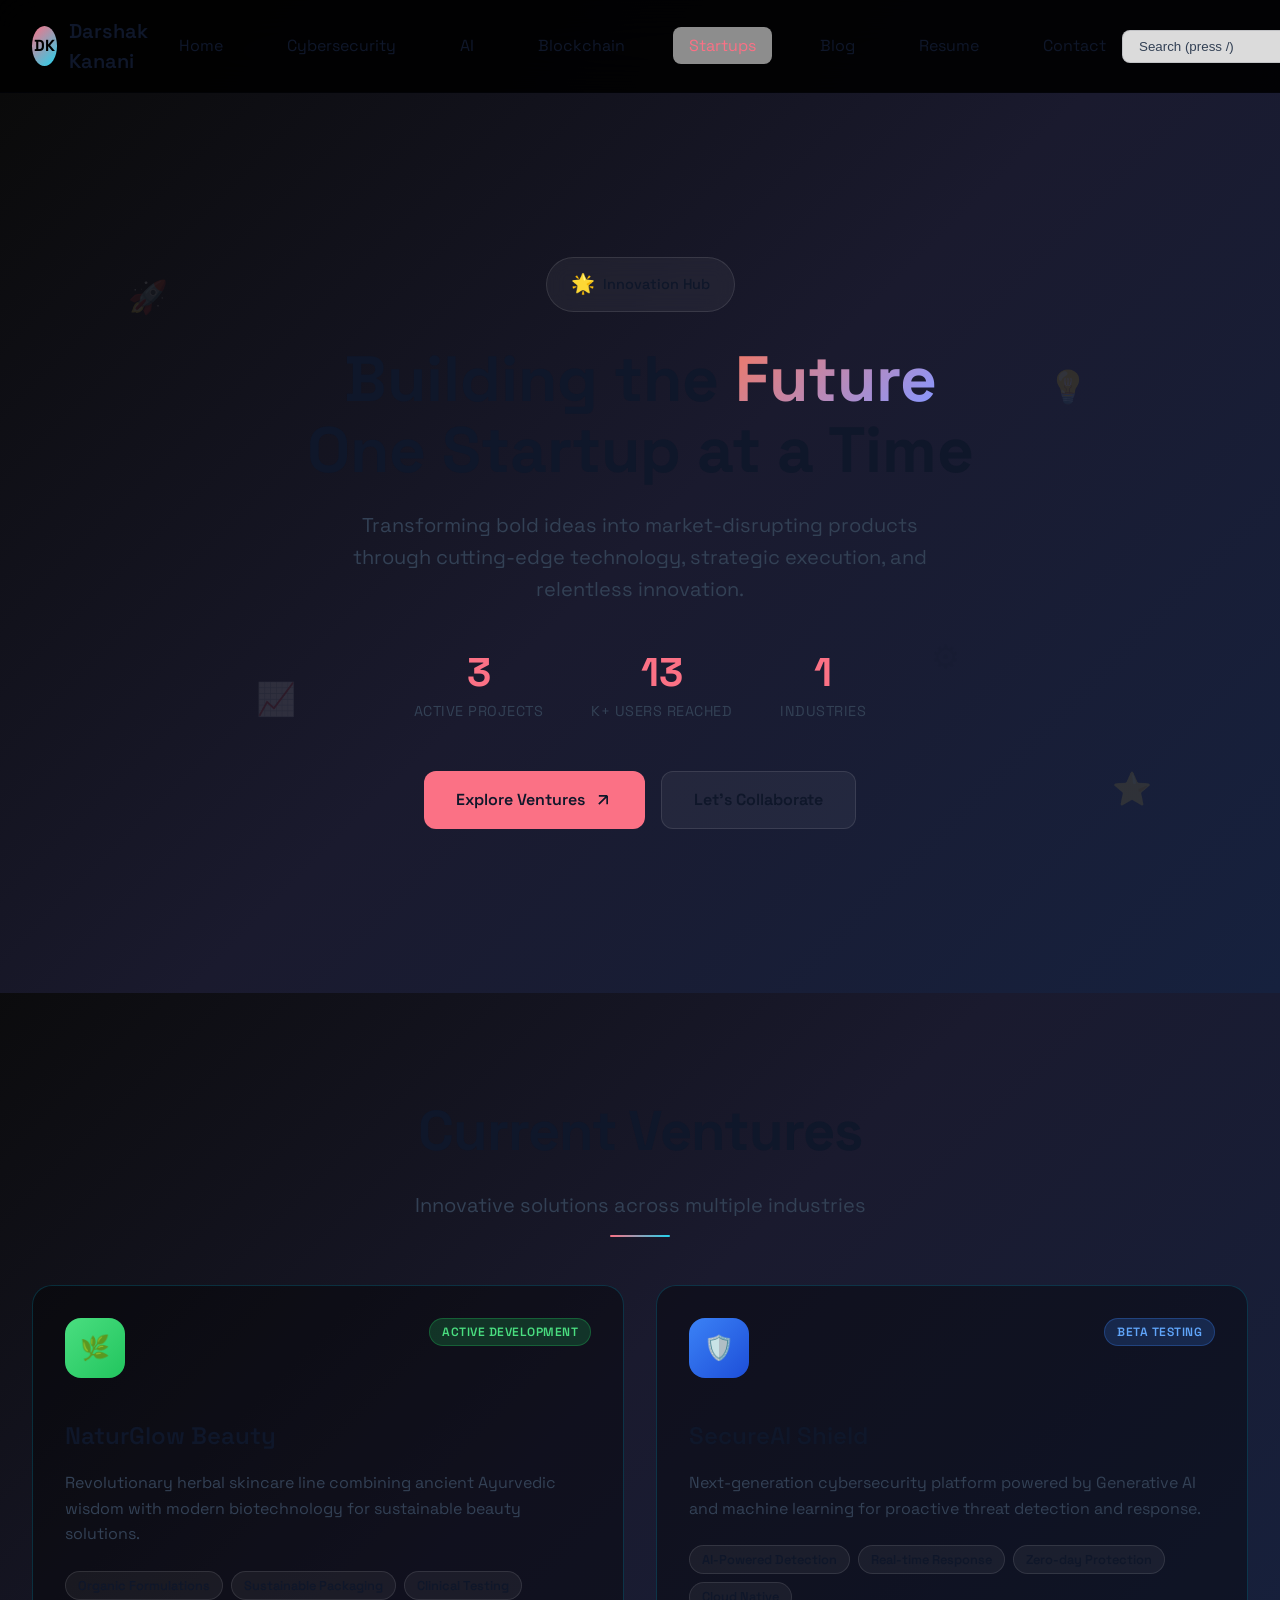
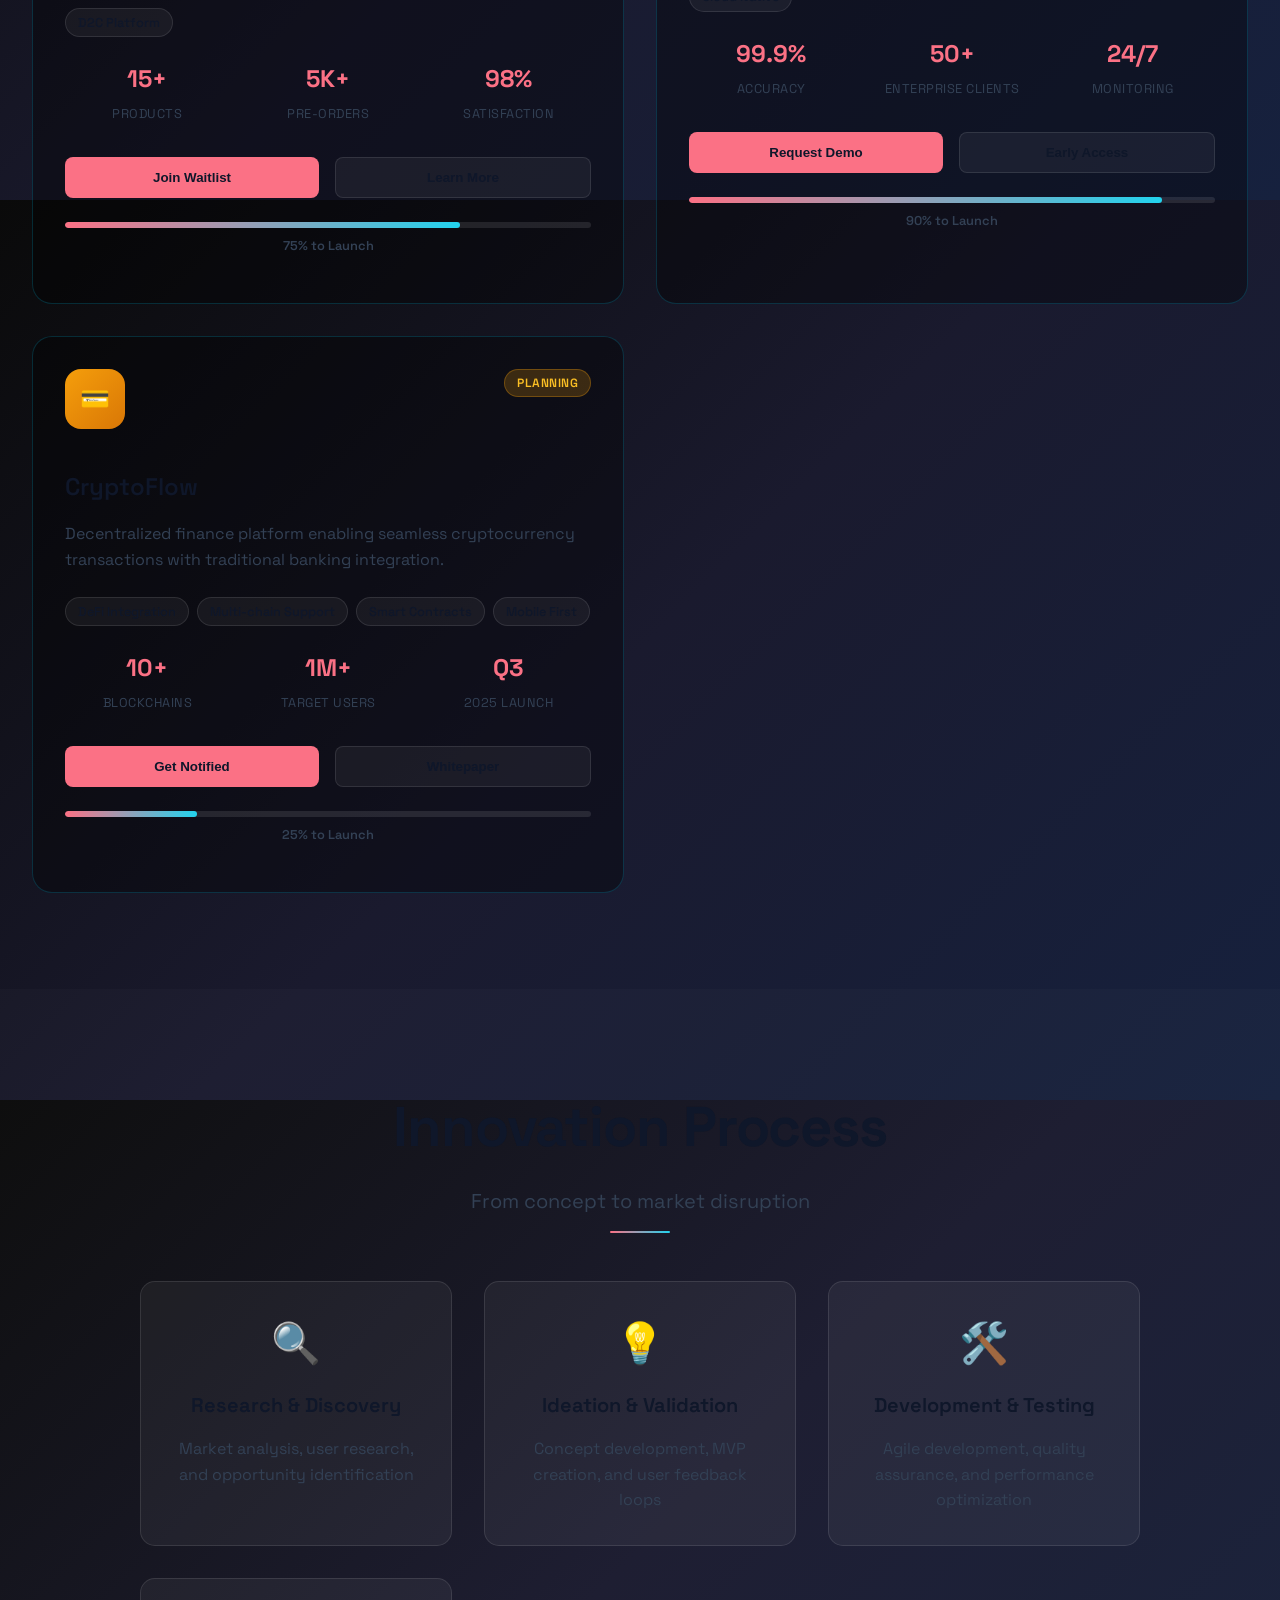
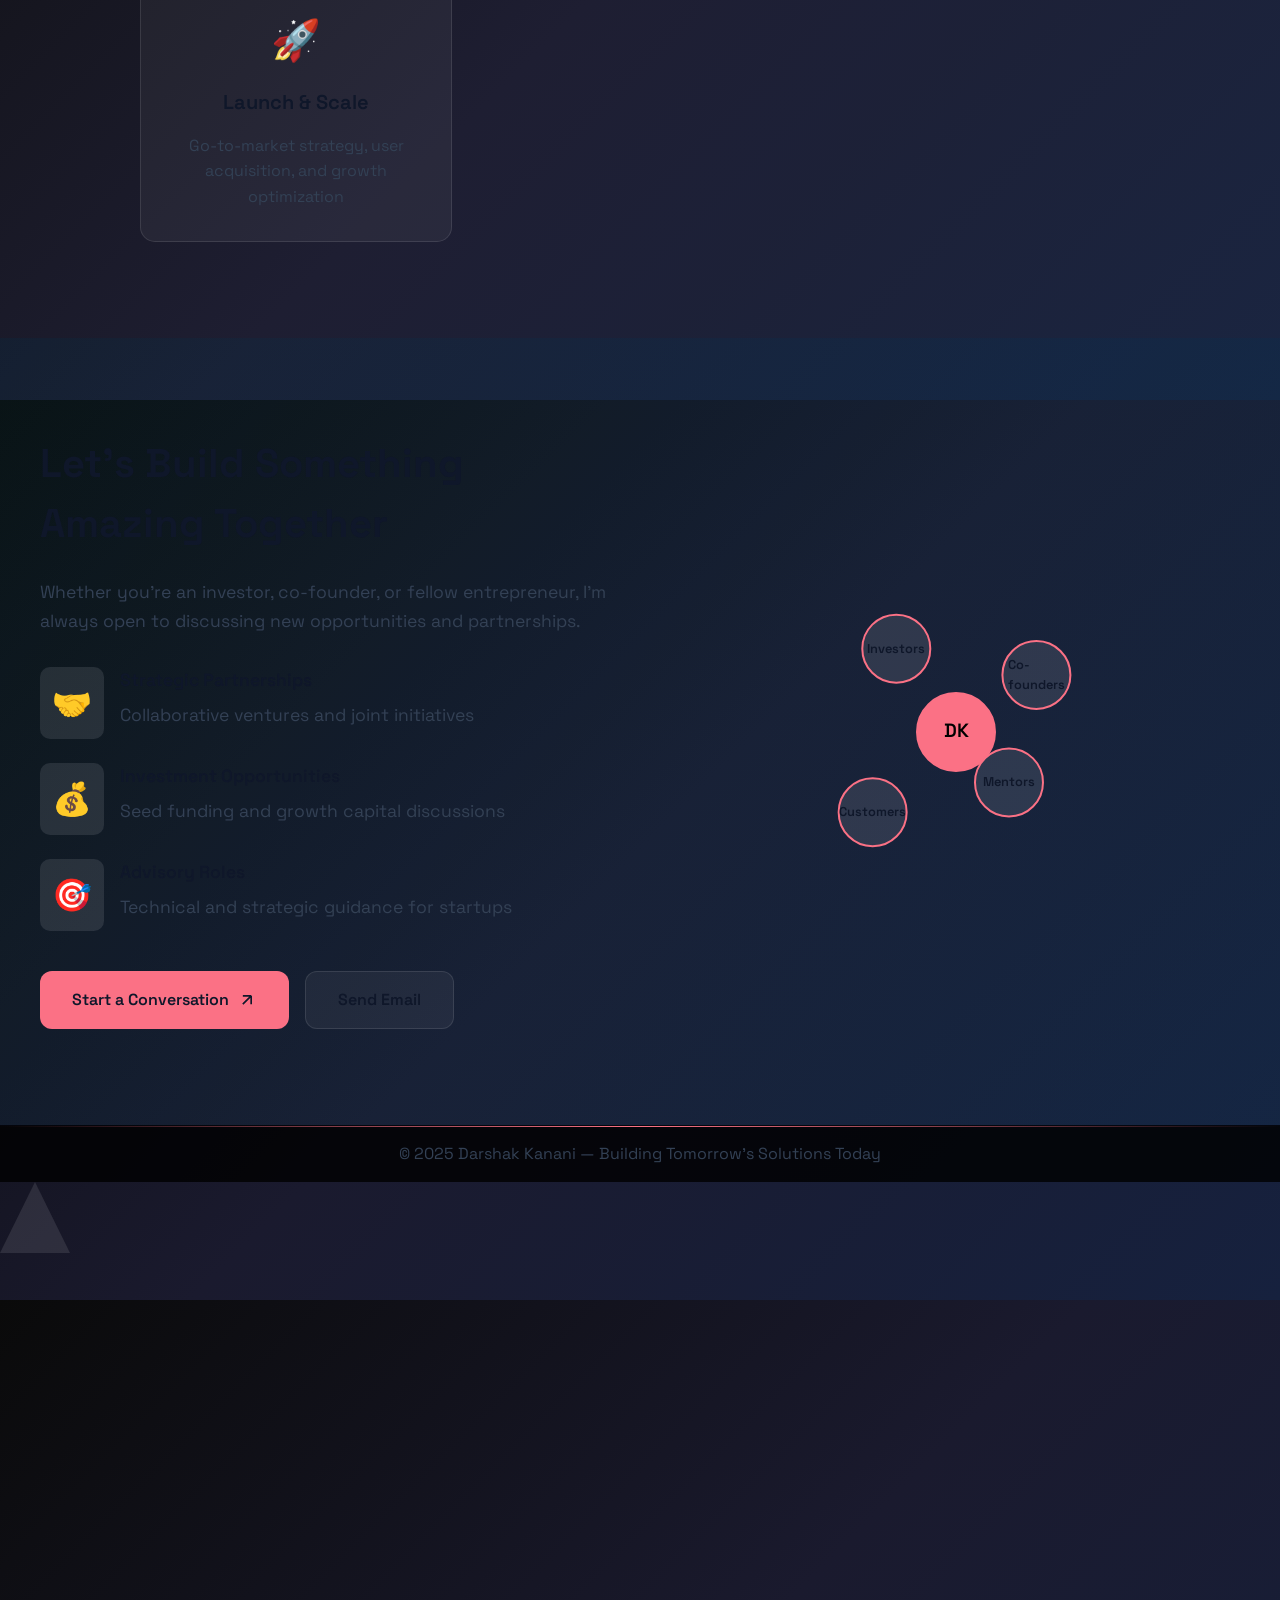
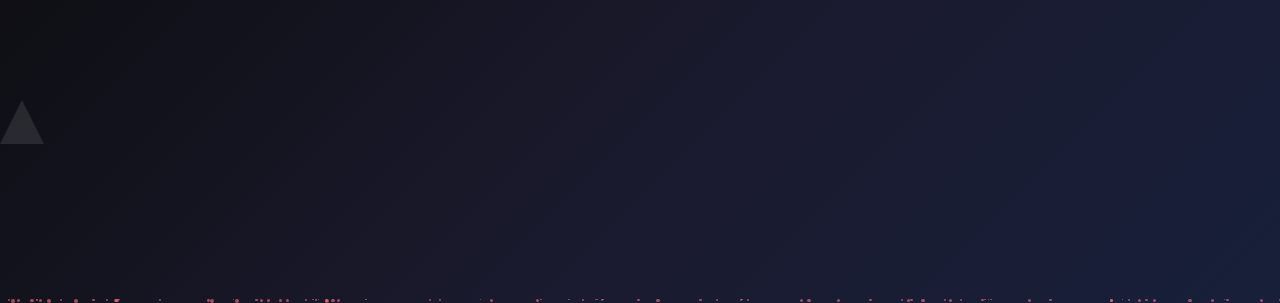
<file: startups.html>
<!doctype html>
<html lang="en">
<head>
  <meta charset="utf-8"/>
  <meta name="viewport" content="width=device-width,initial-scale=1"/>
  <title>Startups — Darshak Kanani</title>
  <meta name="description" content="Innovative startup ventures transforming industries through technology and creativity."/>
  <link rel="stylesheet" href="css/style.css">
  <link rel="preconnect" href="https://fonts.googleapis.com">
  <link rel="preconnect" href="https://fonts.gstatic.com" crossorigin>
  <link href="https://fonts.googleapis.com/css2?family=Space+Grotesk:wght@300;400;500;600;700&display=swap" rel="stylesheet">
</head>
<body class="theme-su startup-page">
  <a class="skip-link" href="#main">Skip to content</a>

  <header class="site-header" role="banner">
    <div class="nav container">
      <a class="brand" href="index.html" aria-label="Home">
        <span class="logo">DK</span><span class="brand-text">Darshak Kanani</span>
      </a>

      <button id="nav-toggle" class="hamburger" aria-controls="primary-nav" aria-expanded="false" aria-label="Toggle navigation">
        <span></span><span></span><span></span>
      </button>

      <nav id="primary-nav" class="primary-nav" role="navigation">
        <ul>
          <li><a href="index.html">Home</a></li>
          <li><a href="cybersecurity.html">Cybersecurity</a></li>
          <li><a href="ai.html">AI</a></li>
          <li><a href="blockchain.html">Blockchain</a></li>
          <li><a class="active" href="startups.html">Startups</a></li>
          <li><a href="index.html#blog">Blog</a></li>
          <li><a href="index.html#resume">Resume</a></li>
          <li><a href="index.html#contact">Contact</a></li>
        </ul>
      </nav>

      <div class="nav-actions">
        <input id="site-search" class="site-search" type="search" placeholder="Search (press /)" aria-label="Search">
        <button id="theme-toggle" class="btn small" title="Toggle theme" aria-pressed="false">🌙</button>
      </div>
    </div>
  </header>

  <div class="main-content">
    <main id="main">
      <!-- Hero Section -->
      <section class="startup-hero">
        <div class="hero-background">
          <div class="floating-elements">
            <div class="float-element rocket">🚀</div>
            <div class="float-element bulb">💡</div>
            <div class="float-element chart">📈</div>
            <div class="float-element gear">⚙️</div>
            <div class="float-element star">⭐</div>
          </div>
        </div>
        
        <div class="hero-content">
          <div class="hero-badge animate-fade-in">
            <span class="badge-icon">🌟</span>
            <span>Innovation Hub</span>
          </div>
          
          <h1 class="hero-title animate-slide-up">
            Building the <span class="gradient-text">Future</span><br>
            One Startup at a Time
          </h1>
          
          <p class="hero-description animate-slide-up delay-1">
            Transforming bold ideas into market-disrupting products through cutting-edge technology, 
            strategic execution, and relentless innovation.
          </p>
          
          <div class="hero-metrics animate-slide-up delay-2">
            <div class="metric">
              <div class="metric-number" data-count="6">0</div>
              <div class="metric-label">Active Projects</div>
            </div>
            <div class="metric">
              <div class="metric-number" data-count="25">0</div>
              <div class="metric-label">K+ Users Reached</div>
            </div>
            <div class="metric">
              <div class="metric-number" data-count="3">0</div>
              <div class="metric-label">Industries</div>
            </div>
          </div>
          
          <div class="hero-actions animate-slide-up delay-3">
            <a href="#ventures" class="btn-primary">
              <span>Explore Ventures</span>
              <svg width="20" height="20" viewBox="0 0 24 24" fill="none" stroke="currentColor" stroke-width="2">
                <path d="M7 17L17 7M17 7H7M17 7V17"/>
              </svg>
            </a>
            <a href="#collaboration" class="btn-secondary">
              <span>Let's Collaborate</span>
            </a>
          </div>
        </div>
      </section>

      <!-- Ventures Section -->
      <section id="ventures" class="ventures-section">
        <div class="section-header">
          <h2 class="section-title">Current Ventures</h2>
          <p class="section-subtitle">Innovative solutions across multiple industries</p>
        </div>
        
        <div class="ventures-grid">
          <!-- Herbal Beauty Venture -->
          <div class="venture-card beauty-card" data-category="beauty">
            <div class="card-header">
              <div class="card-icon beauty-icon">🌿</div>
              <div class="card-status">
                <span class="status-badge active">Active Development</span>
              </div>
            </div>
            
            <div class="card-content">
              <h3 class="card-title">NaturGlow Beauty</h3>
              <p class="card-description">
                Revolutionary herbal skincare line combining ancient Ayurvedic wisdom 
                with modern biotechnology for sustainable beauty solutions.
              </p>
              
              <div class="card-features">
                <div class="feature-tag">Organic Formulations</div>
                <div class="feature-tag">Sustainable Packaging</div>
                <div class="feature-tag">Clinical Testing</div>
                <div class="feature-tag">D2C Platform</div>
              </div>
              
              <div class="card-metrics">
                <div class="metric-item">
                  <span class="metric-value">15+</span>
                  <span class="metric-name">Products</span>
                </div>
                <div class="metric-item">
                  <span class="metric-value">5K+</span>
                  <span class="metric-name">Pre-orders</span>
                </div>
                <div class="metric-item">
                  <span class="metric-value">98%</span>
                  <span class="metric-name">Satisfaction</span>
                </div>
              </div>
            </div>
            
            <div class="card-actions">
              <button class="btn-card primary">Join Waitlist</button>
              <button class="btn-card secondary">Learn More</button>
            </div>
            
            <div class="card-progress">
              <div class="progress-bar">
                <div class="progress-fill" style="width: 75%"></div>
              </div>
              <span class="progress-text">75% to Launch</span>
            </div>
          </div>

          <!-- Cybersecurity Venture -->
          <div class="venture-card cyber-card" data-category="cybersecurity">
            <div class="card-header">
              <div class="card-icon cyber-icon">🛡️</div>
              <div class="card-status">
                <span class="status-badge beta">Beta Testing</span>
              </div>
            </div>
            
            <div class="card-content">
              <h3 class="card-title">SecureAI Shield</h3>
              <p class="card-description">
                Next-generation cybersecurity platform powered by Generative AI and 
                machine learning for proactive threat detection and response.
              </p>
              
              <div class="card-features">
                <div class="feature-tag">AI-Powered Detection</div>
                <div class="feature-tag">Real-time Response</div>
                <div class="feature-tag">Zero-day Protection</div>
                <div class="feature-tag">Cloud Native</div>
              </div>
              
              <div class="card-metrics">
                <div class="metric-item">
                  <span class="metric-value">99.9%</span>
                  <span class="metric-name">Accuracy</span>
                </div>
                <div class="metric-item">
                  <span class="metric-value">50+</span>
                  <span class="metric-name">Enterprise Clients</span>
                </div>
                <div class="metric-item">
                  <span class="metric-value">24/7</span>
                  <span class="metric-name">Monitoring</span>
                </div>
              </div>
            </div>
            
            <div class="card-actions">
              <button class="btn-card primary">Request Demo</button>
              <button class="btn-card secondary">Early Access</button>
            </div>
            
            <div class="card-progress">
              <div class="progress-bar">
                <div class="progress-fill" style="width: 90%"></div>
              </div>
              <span class="progress-text">90% to Launch</span>
            </div>
          </div>

          <!-- Fintech Venture -->
          <div class="venture-card fintech-card" data-category="fintech">
            <div class="card-header">
              <div class="card-icon fintech-icon">💳</div>
              <div class="card-status">
                <span class="status-badge planning">Planning</span>
              </div>
            </div>
            
            <div class="card-content">
              <h3 class="card-title">CryptoFlow</h3>
              <p class="card-description">
                Decentralized finance platform enabling seamless cryptocurrency 
                transactions with traditional banking integration.
              </p>
              
              <div class="card-features">
                <div class="feature-tag">DeFi Integration</div>
                <div class="feature-tag">Multi-chain Support</div>
                <div class="feature-tag">Smart Contracts</div>
                <div class="feature-tag">Mobile First</div>
              </div>
              
              <div class="card-metrics">
                <div class="metric-item">
                  <span class="metric-value">10+</span>
                  <span class="metric-name">Blockchains</span>
                </div>
                <div class="metric-item">
                  <span class="metric-value">1M+</span>
                  <span class="metric-name">Target Users</span>
                </div>
                <div class="metric-item">
                  <span class="metric-value">Q3</span>
                  <span class="metric-name">2025 Launch</span>
                </div>
              </div>
            </div>
            
            <div class="card-actions">
              <button class="btn-card primary">Get Notified</button>
              <button class="btn-card secondary">Whitepaper</button>
            </div>
            
            <div class="card-progress">
              <div class="progress-bar">
                <div class="progress-fill" style="width: 25%"></div>
              </div>
              <span class="progress-text">25% to Launch</span>
            </div>
          </div>
        </div>
      </section>

      <!-- Innovation Process -->
      <section class="process-section">
        <div class="section-header">
          <h2 class="section-title">Innovation Process</h2>
          <p class="section-subtitle">From concept to market disruption</p>
        </div>
        
        <div class="process-timeline">
          <div class="timeline-item">
            <div class="timeline-icon">🔍</div>
            <div class="timeline-content">
              <h3>Research & Discovery</h3>
              <p>Market analysis, user research, and opportunity identification</p>
            </div>
          </div>
          
          <div class="timeline-item">
            <div class="timeline-icon">💡</div>
            <div class="timeline-content">
              <h3>Ideation & Validation</h3>
              <p>Concept development, MVP creation, and user feedback loops</p>
            </div>
          </div>
          
          <div class="timeline-item">
            <div class="timeline-icon">🛠️</div>
            <div class="timeline-content">
              <h3>Development & Testing</h3>
              <p>Agile development, quality assurance, and performance optimization</p>
            </div>
          </div>
          
          <div class="timeline-item">
            <div class="timeline-icon">🚀</div>
            <div class="timeline-content">
              <h3>Launch & Scale</h3>
              <p>Go-to-market strategy, user acquisition, and growth optimization</p>
            </div>
          </div>
        </div>
      </section>

      <!-- Collaboration Section -->
      <section id="collaboration" class="collaboration-section">
        <div class="collaboration-content">
          <div class="collab-text">
            <h2>Let's Build Something Amazing Together</h2>
            <p>
              Whether you're an investor, co-founder, or fellow entrepreneur, 
              I'm always open to discussing new opportunities and partnerships.
            </p>
            
            <div class="collab-features">
              <div class="collab-item">
                <div class="collab-icon">🤝</div>
                <div>
                  <h4>Strategic Partnerships</h4>
                  <p>Collaborative ventures and joint initiatives</p>
                </div>
              </div>
              
              <div class="collab-item">
                <div class="collab-icon">💰</div>
                <div>
                  <h4>Investment Opportunities</h4>
                  <p>Seed funding and growth capital discussions</p>
                </div>
              </div>
              
              <div class="collab-item">
                <div class="collab-icon">🎯</div>
                <div>
                  <h4>Advisory Roles</h4>
                  <p>Technical and strategic guidance for startups</p>
                </div>
              </div>
            </div>
            
            <div class="collab-actions">
              <a href="index.html#contact" class="btn-primary">
                <span>Start a Conversation</span>
                <svg width="20" height="20" viewBox="0 0 24 24" fill="none" stroke="currentColor" stroke-width="2">
                  <path d="M7 17L17 7M17 7H7M17 7V17"/>
                </svg>
              </a>
              <a href="mailto:darshak@example.com" class="btn-secondary">
                <span>Send Email</span>
              </a>
            </div>
          </div>
          
          <div class="collab-visual">
            <div class="network-visualization">
              <div class="network-node central">DK</div>
              <div class="network-node">Investors</div>
              <div class="network-node">Co-founders</div>
              <div class="network-node">Mentors</div>
              <div class="network-node">Customers</div>
              <div class="network-connection"></div>
            </div>
          </div>
        </div>
      </section>
    </main>
  </div>

  <!-- Simple Background -->
  <div class="startup-simple-background"></div>

  <footer class="site-footer">
    <p>© 2025 Darshak Kanani — Building Tomorrow's Solutions Today</p>
  </footer>

  <script src="js/main.js"></script>
  <script src="js/startups.js"></script>
</body>
</html>
</file>
<file: css/style.css>
/* Import Enhanced Contact Styles */
@import url('contact-enhanced.css');

/* Import Enhanced Resume Styles */
@import url('resume-enhanced.css');

/* Reset and base styles */
* {
  margin: 0;
  padding: 0;
  box-sizing: border-box;
}

html {
  height: 100%;
  width: 100%;
  scroll-behavior: smooth;
}

body {
  margin: 0;
  min-height: 100vh;
  width: 100%;
  background-color: #000000;
  color: var(--text);
  font-family: Inter, system-ui, -apple-system, "Segoe UI", Roboto, "Helvetica Neue", Arial;
  line-height: 1.5;
  -webkit-font-smoothing: antialiased;
  -moz-osx-font-smoothing: grayscale;
  position: relative;
  overflow-x: hidden;
  display: flex;
  flex-direction: column;
}

/* CSS Variables */
:root {
  --text: #ffffff;
  --muted: #a0a0a0;
  --accent: #00d4ff;
  --accent2: #0099cc;
  --border: rgba(255, 255, 255, 0.1);
  --panel: rgba(255, 255, 255, 0.05);
  --panel-2: rgba(255, 255, 255, 0.03);
  --glass: rgba(255, 255, 255, 0.1);
  --ease: cubic-bezier(0.4, 0, 0.2, 1);
}

/* Main content wrapper */
.main-content {
  flex: 1;
  width: 100%;
  min-height: 100vh;
  display: flex;
  flex-direction: column;
}

/* Site header */
.site-header {
  width: 100%;
  position: sticky;
  top: 0;
  z-index: 1000;
  background: rgba(0, 0, 0, 0.9);
  backdrop-filter: blur(20px);
  border-bottom: 1px solid var(--border);
  padding: 0;
}

.nav {
  display: flex;
  align-items: center;
  justify-content: space-between;
  padding: 1rem 2rem;
  max-width: 1400px;
  margin: 0 auto;
}

.brand {
  display: flex;
  align-items: center;
  gap: 0.75rem;
  text-decoration: none;
  color: var(--text);
  font-weight: 600;
  font-size: 1.25rem;
}

.logo {
  background: linear-gradient(135deg, var(--accent), var(--accent2));
  color: #000;
  width: 2.5rem;
  height: 2.5rem;
  border-radius: 50%;
  display: flex;
  align-items: center;
  justify-content: center;
  font-weight: bold;
  font-size: 1rem;
}

.brand-text {
  color: var(--text);
}

.primary-nav ul {
  display: flex;
  list-style: none;
  gap: 2rem;
  margin: 0;
  padding: 0;
}

.primary-nav a {
  color: var(--text);
  text-decoration: none;
  padding: 0.5rem 1rem;
  border-radius: 0.5rem;
  transition: all 0.2s var(--ease);
}

.primary-nav a:hover,
.primary-nav a.active {
  background: var(--glass);
  color: var(--accent);
}

.nav-actions {
  display: flex;
  align-items: center;
  gap: 1rem;
}

.site-search {
  background: var(--panel);
  border: 1px solid var(--border);
  border-radius: 0.5rem;
  padding: 0.5rem 1rem;
  color: var(--text);
  width: 200px;
}

.site-search::placeholder {
  color: var(--muted);
}

.btn {
  background: var(--glass);
  border: 1px solid var(--border);
  color: var(--text);
  padding: 0.75rem 1.5rem;
  border-radius: 0.5rem;
  text-decoration: none;
  display: inline-block;
  cursor: pointer;
  transition: all 0.2s var(--ease);
  font-size: 0.9rem;
  font-weight: 500;
}

.btn:hover {
  background: var(--accent);
  color: #000;
  transform: translateY(-2px);
}

.btn.primary {
  background: linear-gradient(135deg, var(--accent), var(--accent2));
  color: #000;
  font-weight: 600;
}

.btn.ghost {
  background: transparent;
  border-color: var(--accent);
  color: var(--accent);
}

.btn.small {
  padding: 0.5rem 1rem;
  font-size: 0.8rem;
}

/* Hero section */
.hero {
  min-height: 100vh;
  width: 100%;
  display: flex;
  align-items: center;
  justify-content: center;
  position: relative;
  padding: 2rem;
}

.hero-inner {
  width: 100%;
  max-width: 1400px;
  display: grid;
  grid-template-columns: 1fr auto;
  gap: 4rem;
  align-items: center;
}

.hero-left h1 {
  font-size: clamp(2.5rem, 6vw, 4rem);
  margin-bottom: 1.5rem;
  line-height: 1.1;
}

.hero-title .accent {
  background: linear-gradient(135deg, var(--accent), var(--accent2));
  -webkit-background-clip: text;
  -webkit-text-fill-color: transparent;
  background-clip: text;
}

.lead {
  font-size: 1.5rem;
  margin-bottom: 1rem;
  color: var(--muted);
}

.muted {
  color: var(--muted);
  margin-bottom: 2rem;
}

.cta-row {
  display: flex;
  gap: 1rem;
  margin-bottom: 2rem;
  flex-wrap: wrap;
}

.badges {
  display: flex;
  gap: 0.75rem;
  margin-bottom: 2rem;
  flex-wrap: wrap;
}

.badge {
  background: var(--glass);
  border: 1px solid var(--border);
  padding: 0.5rem 1rem;
  border-radius: 2rem;
  font-size: 0.8rem;
  color: var(--text);
}

.kpi-row {
  display: flex;
  gap: 2rem;
}

.kpi {
  text-align: center;
}

.kpi strong {
  display: block;
  font-size: 2rem;
  color: var(--accent);
  margin-bottom: 0.25rem;
}

.kpi small {
  color: var(--muted);
  font-size: 0.9rem;
}

.hero-right {
  background: var(--panel);
  border: 1px solid var(--border);
  border-radius: 1rem;
  padding: 2rem;
  backdrop-filter: blur(10px);
}

.avatar {
  width: 120px;
  height: 120px;
  border-radius: 50%;
  margin-bottom: 1.5rem;
  border: 3px solid var(--accent);
}

.quick-links {
  list-style: none;
  margin: 1rem 0;
}

.quick-links li {
  margin-bottom: 0.5rem;
}

.quick-links a {
  color: var(--accent);
  text-decoration: none;
}

.quick-links a:hover {
  text-decoration: underline;
}

hr {
  border: none;
  border-top: 1px solid var(--border);
  margin: 1.5rem 0;
}

.socials a {
  color: var(--accent);
  text-decoration: none;
  margin-right: 1rem;
}

.socials a:hover {
  text-decoration: underline;
}

/* Sections */
section {
  width: 100%;
  padding: 5rem 2rem;
}

.section-header {
  text-align: center;
  margin-bottom: 4rem;
}

.section-header h1,
.section-header h2 {
  font-size: clamp(2.5rem, 5vw, 3.5rem);
  margin-bottom: 1rem;
  color: var(--text);
}

.section-header .muted {
  font-size: 1.2rem;
  color: var(--muted);
  max-width: 600px;
  margin: 0 auto;
}

/* Grid layouts */
.grid {
  display: grid;
  gap: 2rem;
  width: 100%;
}

.grid-2 {
  grid-template-columns: repeat(auto-fit, minmax(350px, 1fr));
  gap: 2rem;
}

/* Panels and cards */
.panel, .card {
  background: var(--panel);
  border: 1px solid var(--border);
  border-radius: 1rem;
  padding: 2rem;
  backdrop-filter: blur(10px);
  transition: all 0.3s var(--ease);
}

.panel:hover, .card:hover {
  transform: translateY(-5px);
  box-shadow: 0 20px 40px rgba(0, 0, 0, 0.3);
  border-color: var(--accent);
}

/* Highlight cards */
.highlights {
  padding: 5rem 2rem;
}

.highlight-grid {
  display: grid;
  grid-template-columns: repeat(auto-fit, minmax(280px, 1fr));
  gap: 2rem;
  max-width: 1400px;
  margin: 0 auto;
}

.highlight.card {
  text-align: center;
  padding: 2.5rem 2rem;
}

.highlight.card h4 {
  font-size: 1.5rem;
  margin-bottom: 1rem;
  color: var(--text);
}

.highlight.card p {
  color: var(--muted);
  margin-bottom: 1.5rem;
}

.highlight.card .link {
  color: var(--accent);
  text-decoration: none;
  font-weight: 500;
}

.highlight.card .link:hover {
  text-decoration: underline;
}

/* Blog cards */
.blog-cards {
  display: grid;
  grid-template-columns: repeat(auto-fit, minmax(300px, 1fr));
  gap: 2rem;
  margin-top: 3rem;
}

.post-card h4 {
  font-size: 1.3rem;
  margin-bottom: 0.75rem;
  color: var(--text);
}

.post-card .muted {
  color: var(--muted);
  margin-bottom: 0;
}

/* Contact form */
.contact-form {
  max-width: 600px;
}

.form-row {
  margin-bottom: 1.5rem;
}

.form-row label {
  display: block;
  margin-bottom: 0.5rem;
  color: var(--text);
  font-weight: 500;
}

.form-row input,
.form-row textarea {
  width: 100%;
  background: var(--panel);
  border: 1px solid var(--border);
  border-radius: 0.5rem;
  padding: 0.75rem 1rem;
  color: var(--text);
  font-size: 1rem;
}

.form-row input:focus,
.form-row textarea:focus {
  outline: none;
  border-color: var(--accent);
  box-shadow: 0 0 0 3px rgba(0, 212, 255, 0.1);
}

/* Resume preview */
.resume-preview iframe {
  width: 100%;
  height: 500px;
  border: 1px solid var(--border);
  border-radius: 0.5rem;
  background: var(--panel);
}

/* Back to top button */
.back-to-top {
  position: fixed;
  bottom: 2rem;
  right: 2rem;
  background: var(--accent);
  color: #000;
  border: none;
  width: 3rem;
  height: 3rem;
  border-radius: 50%;
  cursor: pointer;
  font-size: 1.2rem;
  font-weight: bold;
  transition: all 0.3s var(--ease);
  z-index: 1000;
}

.back-to-top:hover {
  transform: translateY(-3px);
  box-shadow: 0 10px 20px rgba(0, 212, 255, 0.3);
}

/* Footer */
.site-footer {
  background: rgba(0, 0, 0, 0.8);
  border-top: 1px solid var(--border);
  padding: 3rem 2rem;
  text-align: center;
  margin-top: auto;
}

.site-footer p {
  color: var(--muted);
  margin: 0;
}

.site-footer a {
  color: var(--accent);
  text-decoration: none;
}

.site-footer a:hover {
  text-decoration: underline;
}

/* Skip link */
.skip-link {
  position: absolute;
  top: -40px;
  left: 6px;
  background: var(--accent);
  color: #000;
  padding: 8px;
  text-decoration: none;
  border-radius: 4px;
  z-index: 1001;
}

.skip-link:focus {
  top: 6px;
}

/* Enhanced Responsive Design */

/* Large tablets and small desktops */
@media (max-width: 1024px) {
  .nav {
    padding: 1rem 1.5rem;
  }
  
  .hero-inner {
    gap: 3rem;
  }
  
  .hero-right {
    max-width: 350px;
  }
  
  .platform-links {
    padding: 0 1rem;
  }
  
  .platform-category {
    margin-bottom: 3rem;
  }
  
  .links-grid {
    grid-template-columns: repeat(auto-fit, minmax(280px, 1fr));
    gap: 1.5rem;
  }
}

/* Tablets */
@media (max-width: 768px) {
  .nav {
    padding: 1rem;
    position: relative;
  }
  
  .hamburger {
    display: flex;
  }
  
  .primary-nav {
    display: none;
    position: absolute;
    left: 1rem;
    right: 1rem;
    top: 100%;
    background: var(--panel);
    padding: 1rem;
    border-radius: 0.75rem;
    border: 1px solid var(--border);
    box-shadow: 0 20px 40px rgba(0, 0, 0, 0.5);
    backdrop-filter: blur(20px);
    z-index: 1000;
  }
  
  .primary-nav.open {
    display: block;
  }
  
  .primary-nav ul {
    flex-direction: column;
    gap: 0.5rem;
  }
  
  .primary-nav a {
    display: block;
    padding: 0.75rem 1rem;
    border-radius: 0.5rem;
  }
  
  .site-search {
    display: none;
  }
  
  .brand-text {
    display: none;
  }
  
  .logo {
    width: 2rem;
    height: 2rem;
    font-size: 0.8rem;
  }
  
  .hero-inner {
    grid-template-columns: 1fr;
    gap: 2rem;
    text-align: center;
  }
  
  .hero {
    padding: 2rem 1rem;
    min-height: 80vh;
  }
  
  .hero-right {
    order: -1;
    max-width: 100%;
    margin: 0 auto;
  }
  
  section {
    padding: 4rem 1rem;
  }
  
  .section-header {
    margin-bottom: 3rem;
  }
  
  .highlights {
    padding: 4rem 1rem;
  }
  
  .cta-row {
    justify-content: center;
    flex-direction: column;
    align-items: center;
    gap: 1rem;
  }
  
  .btn {
    width: 100%;
    max-width: 280px;
    text-align: center;
  }
  
  .kpi-row {
    justify-content: center;
    flex-wrap: wrap;
    gap: 1.5rem;
  }
  
  .grid-2 {
    grid-template-columns: 1fr;
  }
  
  .highlight-grid {
    grid-template-columns: 1fr;
    gap: 1.5rem;
  }
  
  .blog-cards {
    grid-template-columns: 1fr;
  }
  
  .platform-links {
    padding: 0;
  }
  
  .platform-category {
    margin-bottom: 2rem;
  }
  
  .links-grid {
    grid-template-columns: 1fr;
    gap: 1rem;
  }
  
  .platform-link {
    padding: 1rem;
  }
  
  .back-to-top {
    bottom: 1rem;
    right: 1rem;
    width: 2.5rem;
    height: 2.5rem;
    font-size: 1rem;
  }
}

/* Light theme adjustments */
[data-theme="light"] body {
  background-color: #ffffff;
  color: #000000;
}

[data-theme="light"] .panel,
[data-theme="light"] .card {
  background: rgba(0, 0, 0, 0.05);
  border-color: rgba(0, 0, 0, 0.1);
}

[data-theme="light"] .site-header {
  background: rgba(255, 255, 255, 0.9);
  border-bottom-color: rgba(0, 0, 0, 0.1);
}

[data-theme="light"] .brand-text {
  color: #000000;
}

[data-theme="light"] .primary-nav a {
  color: #000000;
}

[data-theme="light"] .primary-nav a:hover {
  background: rgba(0, 0, 0, 0.1);
}

[data-theme="light"] .btn {
  background: rgba(0, 0, 0, 0.1);
  border-color: rgba(0, 0, 0, 0.2);
  color: #000000;
}

[data-theme="light"] .site-search {
  background: rgba(0, 0, 0, 0.05);
  border-color: rgba(0, 0, 0, 0.1);
  color: #000000;
}

[data-theme="light"] .hero-right {
  background: rgba(0, 0, 0, 0.05);
  border-color: rgba(0, 0, 0, 0.1);
}

[data-theme="light"] .site-footer {
  background: rgba(0, 0, 0, 0.05);
  border-top-color: rgba(0, 0, 0, 0.1);
}

/* Bug Bounty Section Styles */
.bounty-platform {
  margin-bottom: 2rem;
  padding: 2rem;
  border: 1px solid var(--border);
  border-radius: 1rem;
  background: linear-gradient(180deg, rgba(255, 255, 255, 0.02), transparent);
  backdrop-filter: blur(10px);
}

.bounty-platform:last-child {
  margin-bottom: 0;
}

.bounty-platform h4 {
  margin: 0 0 1rem 0;
  font-size: 1.5rem;
  color: var(--text);
  display: flex;
  align-items: center;
  gap: 0.5rem;
}

.platform-stats {
  display: grid;
  grid-template-columns: repeat(auto-fit, minmax(120px, 1fr));
  gap: 1rem;
  margin-bottom: 1.5rem;
  padding: 1rem;
  background: var(--panel-2);
  border-radius: 0.5rem;
  border: 1px solid var(--border);
}

.stat-item {
  text-align: center;
  padding: 1rem;
  background: var(--glass);
  border-radius: 0.5rem;
  font-size: 0.9rem;
}

.stat-item strong {
  display: block;
  color: var(--accent);
  margin-bottom: 0.25rem;
  font-size: 1.1rem;
}

.bounty-achievements h5 {
  margin: 0 0 1rem 0;
  font-size: 1.2rem;
  color: var(--text);
  display: flex;
  align-items: center;
  gap: 0.5rem;
}

.achievement-list {
  list-style: none;
  padding: 0;
  margin: 0;
  display: grid;
  gap: 1rem;
}

.achievement-list li {
  display: grid;
  grid-template-columns: 1fr auto;
  gap: 1rem;
  padding: 1rem;
  background: var(--panel-2);
  border-radius: 0.5rem;
  border: 1px solid var(--border);
  transition: transform 0.2s var(--ease), box-shadow 0.2s var(--ease);
}

.achievement-list li:hover {
  transform: translateY(-2px);
  box-shadow: 0 8px 24px rgba(0, 0, 0, 0.3);
}

.achievement-title {
  font-weight: 600;
  color: var(--text);
  display: block;
  margin-bottom: 0.25rem;
}

.achievement-desc {
  color: var(--muted);
  font-size: 0.9rem;
  line-height: 1.4;
  display: block;
}

.achievement-reward {
  background: linear-gradient(90deg, var(--accent), var(--accent2));
  color: #000;
  padding: 0.5rem 1rem;
  border-radius: 2rem;
  font-weight: 600;
  font-size: 0.9rem;
  text-align: center;
  align-self: center;
  min-width: 80px;
}

.platform-links {
  display: flex;
  gap: 0.75rem;
  margin-top: 1.5rem;
  flex-wrap: wrap;
}

.methodology-section {
  margin-top: 2rem;
  padding-top: 1.5rem;
  border-top: 1px solid var(--border);
}

.methodology-section h5 {
  margin: 0 0 1rem 0;
  font-size: 1.2rem;
  color: var(--text);
  display: flex;
  align-items: center;
  gap: 0.5rem;
}

.methodology-grid {
  display: grid;
  grid-template-columns: repeat(auto-fit, minmax(250px, 1fr));
  gap: 1.5rem;
}

.methodology-item {
  padding: 1.5rem;
  background: var(--panel-2);
  border-radius: 0.75rem;
  border: 1px solid var(--border);
}

.methodology-item strong {
  display: block;
  color: var(--accent);
  margin-bottom: 0.75rem;
  font-size: 1rem;
}

.methodology-item ul {
  list-style: none;
  padding: 0;
  margin: 0;
}

.methodology-item li {
  color: var(--muted);
  font-size: 0.9rem;
  padding: 0.25rem 0;
  position: relative;
  padding-left: 1.5rem;
}

.methodology-item li::before {
  content: '→';
  position: absolute;
  left: 0;
  color: var(--accent);
  font-weight: bold;
}

/* Chips and Filters */
.chips {
  display: flex;
  gap: 0.75rem;
  flex-wrap: wrap;
  margin: 1rem 0 2rem 0;
}

.chip {
  border: 1px solid var(--border);
  background: var(--panel-2);
  color: var(--muted);
  padding: 0.5rem 1rem;
  border-radius: 2rem;
  cursor: pointer;
  transition: all 0.2s var(--ease);
  font-size: 0.9rem;
}

.chip:hover {
  color: var(--text);
  background: var(--glass);
}

.chip.active {
  background: linear-gradient(90deg, var(--accent), var(--accent2));
  color: #000;
  border: none;
}

/* Accordion */
.accordion {
  display: grid;
  gap: 1rem;
}

.accordion-header {
  width: 100%;
  text-align: left;
  border: 1px solid var(--border);
  background: var(--panel-2);
  color: var(--text);
  padding: 1rem;
  border-radius: 0.5rem;
  cursor: pointer;
  transition: all 0.2s var(--ease);
}

.accordion-header:hover {
  background: var(--glass);
}

.accordion-content {
  border-left: 2px solid var(--border);
  margin: 0.25rem 0 0 0.5rem;
  padding: 0.5rem 0 0 1rem;
  color: var(--muted);
  display: none;
}

.accordion-header[aria-expanded="true"] + .accordion-content {
  display: block;
}

/* Tabs */
.tabs {
  display: block;
}

.tab-list {
  display: flex;
  gap: 0.75rem;
  flex-wrap: wrap;
  margin-bottom: 1rem;
}

.tab {
  padding: 0.5rem 1rem;
  border: 1px solid var(--border);
  background: var(--panel-2);
  color: var(--muted);
  border-radius: 0.5rem;
  cursor: pointer;
  transition: all 0.2s var(--ease);
}

.tab:hover {
  background: var(--glass);
}

.tab[aria-selected="true"] {
  background: linear-gradient(90deg, var(--accent), var(--accent2));
  color: #000;
  border: none;
}

.tab-panel {
  border: 1px dashed var(--border);
  border-radius: 0.5rem;
  padding: 1rem;
}

/* Code Block */
.code-block {
  position: relative;
  background: var(--panel-2);
  border: 1px solid var(--border);
  border-radius: 0.75rem;
  padding: 1rem;
  margin: 1rem 0;
}

.code-block pre {
  margin: 0;
  overflow: auto;
  color: var(--text);
  font-family: 'Courier New', monospace;
  font-size: 0.9rem;
  line-height: 1.4;
}

.code-block .copy-btn {
  position: absolute;
  top: 0.75rem;
  right: 0.75rem;
  background: var(--accent);
  color: #000;
  border: none;
  padding: 0.25rem 0.5rem;
  border-radius: 0.25rem;
  cursor: pointer;
  font-size: 0.8rem;
  font-weight: 600;
}

/* Modal */
.modal {
  position: fixed;
  inset: 0;
  background: rgba(0, 0, 0, 0.8);
  display: none;
  align-items: center;
  justify-content: center;
  padding: 1rem;
  z-index: 1000;
}

.modal.open {
  display: flex;
}

.modal-dialog {
  background: var(--panel);
  border: 1px solid var(--border);
  border-radius: 1rem;
  box-shadow: 0 20px 40px rgba(0, 0, 0, 0.5);
  max-width: 600px;
  width: 100%;
  overflow: hidden;
  backdrop-filter: blur(20px);
}

.modal-header {
  display: flex;
  align-items: center;
  justify-content: space-between;
  padding: 1.5rem;
  border-bottom: 1px solid var(--border);
}

.modal-title {
  margin: 0;
  color: var(--text);
  font-size: 1.3rem;
}

.modal-close {
  background: transparent;
  border: none;
  color: var(--muted);
  cursor: pointer;
  font-size: 1.2rem;
  padding: 0.25rem;
  border-radius: 0.25rem;
}

.modal-close:hover {
  background: var(--glass);
  color: var(--text);
}

.modal-content {
  padding: 1.5rem;
  color: var(--muted);
}

.modal-desc {
  margin: 0;
  line-height: 1.6;
}

/* Timeline */
.timeline ol {
  list-style: none;
  padding: 0;
  margin: 0;
}

.timeline li {
  padding: 1rem 0;
  border-left: 2px solid var(--border);
  padding-left: 1.5rem;
  position: relative;
  margin-bottom: 1rem;
}

.timeline li::before {
  content: '';
  position: absolute;
  left: -0.5rem;
  top: 1.5rem;
  width: 1rem;
  height: 1rem;
  background: var(--accent);
  border-radius: 50%;
}

.timeline li:last-child {
  border-left: none;
}

.timeline strong {
  color: var(--accent);
  display: block;
  margin-bottom: 0.25rem;
}

/* Map List */
.map-list {
  list-style: none;
  padding: 0;
  margin: 0;
}

.map-list li {
  padding: 0.5rem 0;
  border-bottom: 1px solid var(--border);
}

.map-list li:last-child {
  border-bottom: none;
}

.sub-list {
  list-style: none;
  padding-left: 1rem;
  margin: 0.5rem 0;
}

.sub-list li {
  padding: 0.25rem 0;
  border-bottom: none;
}

.detail-list {
  list-style: none;
  padding-left: 1rem;
  margin: 0.5rem 0;
}

.detail-list li {
  padding: 0.25rem 0;
  border-bottom: none;
  display: flex;
  align-items: center;
  justify-content: space-between;
  gap: 1rem;
}

/* Project Cards */
.project-card {
  transition: transform 0.3s var(--ease), box-shadow 0.3s var(--ease);
  cursor: pointer;
}

.project-card:hover {
  transform: translateY(-5px);
  box-shadow: 0 20px 40px rgba(0, 0, 0, 0.3);
}

.project-card h4 {
  color: var(--text);
  margin-bottom: 0.75rem;
}

.project-card .meta {
  color: var(--muted);
  font-size: 0.9rem;
  margin: 0.75rem 0;
}

.card-actions {
  margin-top: 1rem;
  display: flex;
  gap: 0.75rem;
  flex-wrap: wrap;
}

/* Responsive adjustments for bug bounty section */
@media (max-width: 768px) {
  .platform-stats {
    grid-template-columns: repeat(2, 1fr);
  }
  
  .achievement-list li {
    grid-template-columns: 1fr;
    gap: 0.75rem;
  }
  
  .achievement-reward {
    align-self: flex-start;
    justify-self: flex-start;
  }
  
  .methodology-grid {
    grid-template-columns: 1fr;
  }
  
  .bounty-platform {
    padding: 1.5rem;
  }
  
  .chips {
    justify-content: center;
  }
  
  .tab-list {
    justify-content: center;
  }
}

/* Hamburger Menu */
.hamburger {
  display: none;
  border: none;
  background: transparent;
  padding: 0.5rem;
  cursor: pointer;
  flex-direction: column;
  gap: 0.25rem;
}

.hamburger span {
  display: block;
  height: 2px;
  width: 1.5rem;
  background: var(--text);
  border-radius: 1px;
  transition: all 0.3s var(--ease);
}

.hamburger[aria-expanded="true"] span:nth-child(1) {
  transform: rotate(45deg) translate(0.4rem, 0.4rem);
}

.hamburger[aria-expanded="true"] span:nth-child(2) {
  opacity: 0;
}

.hamburger[aria-expanded="true"] span:nth-child(3) {
  transform: rotate(-45deg) translate(0.4rem, -0.4rem);
}

/* Mobile Navigation */
@media (max-width: 768px) {
  .hamburger {
    display: flex;
  }
  
  .primary-nav {
    display: none;
    position: absolute;
    left: 1rem;
    right: 1rem;
    top: 100%;
    background: var(--panel);
    padding: 1rem;
    border-radius: 0.75rem;
    border: 1px solid var(--border);
    box-shadow: 0 20px 40px rgba(0, 0, 0, 0.5);
    backdrop-filter: blur(20px);
  }
  
  .primary-nav.open {
    display: block;
  }
  
  .primary-nav ul {
    flex-direction: column;
    gap: 0.5rem;
  }
  
  .primary-nav a {
    display: block;
    padding: 0.75rem 1rem;
    border-radius: 0.5rem;
  }
  
  .site-search {
    display: none;
  }
  
  .nav-actions {
    gap: 0.5rem;
  }
  
  .brand-text {
    display: none;
  }
  
  .logo {
    width: 2rem;
    height: 2rem;
    font-size: 0.8rem;
  }
}

/* Mobile Phones */
@media (max-width: 480px) {
  .nav {
    padding: 0.75rem;
  }
  
  .hero {
    padding: 1.5rem 1rem;
    min-height: 70vh;
  }
  
  .hero-inner {
    gap: 1.5rem;
  }
  
  .hero-left h1 {
    font-size: clamp(1.8rem, 8vw, 2.5rem);
    line-height: 1.2;
  }
  
  .lead {
    font-size: 1.1rem;
  }
  
  .muted {
    font-size: 0.9rem;
  }
  
  .cta-row {
    flex-direction: column;
    align-items: center;
    gap: 0.75rem;
  }
  
  .btn {
    width: 100%;
    max-width: 250px;
    text-align: center;
    padding: 0.875rem 1.5rem;
  }
  
  .kpi-row {
    flex-direction: column;
    gap: 1rem;
    align-items: center;
  }
  
  .kpi {
    min-width: 80px;
  }
  
  .badges {
    justify-content: center;
    gap: 0.5rem;
  }
  
  .badge {
    font-size: 0.75rem;
    padding: 0.4rem 0.8rem;
  }
  
  .hero-right {
    padding: 1.5rem;
  }
  
  .avatar {
    width: 100px;
    height: 100px;
  }
  
  section {
    padding: 3rem 1rem;
  }
  
  .section-header {
    margin-bottom: 2rem;
  }
  
  .section-header h1,
  .section-header h2 {
    font-size: clamp(1.8rem, 6vw, 2.2rem);
  }
  
  .section-header .muted {
    font-size: 1rem;
  }
  
  .panel, .card {
    padding: 1.5rem;
  }
  
  .highlight.card {
    padding: 2rem 1.5rem;
  }
  
  .highlight.card h4 {
    font-size: 1.3rem;
  }
  
  .platform-links {
    margin: 0 -1rem;
    padding: 0 1rem;
  }
  
  .platform-category h3 {
    font-size: 1.3rem;
    text-align: center;
    margin-bottom: 1.5rem;
  }
  
  .platform-link {
    padding: 1rem;
    margin-bottom: 0.75rem;
  }
  
  .platform-icon {
    width: 40px;
    height: 40px;
  }
  
  .platform-info h4 {
    font-size: 1rem;
  }
  
  .platform-info p {
    font-size: 0.85rem;
  }
  
  .bounty-platform {
    padding: 1rem;
  }
  
  .platform-stats {
    grid-template-columns: 1fr;
    gap: 0.75rem;
  }
  
  .achievement-list li {
    grid-template-columns: 1fr;
    text-align: center;
    padding: 1rem;
  }
  
  .achievement-reward {
    justify-self: center;
    margin-top: 0.5rem;
  }
  
  .methodology-grid {
    grid-template-columns: 1fr;
  }
  
  .chips {
    justify-content: center;
    gap: 0.5rem;
  }
  
  .chip {
    font-size: 0.8rem;
    padding: 0.4rem 0.8rem;
  }
  
  .tab-list {
    justify-content: center;
    gap: 0.5rem;
  }
  
  .tab {
    font-size: 0.8rem;
    padding: 0.4rem 0.8rem;
  }
  
  .back-to-top {
    bottom: 1rem;
    right: 1rem;
    width: 2.2rem;
    height: 2.2rem;
    font-size: 0.9rem;
  }
  
  .site-footer {
    padding: 2rem 1rem;
  }
}

/* Extra small devices */
@media (max-width: 360px) {
  .hero-left h1 {
    font-size: clamp(1.6rem, 9vw, 2.2rem);
  }
  
  .section-header h1,
  .section-header h2 {
    font-size: clamp(1.6rem, 7vw, 2rem);
  }
  
  .btn {
    max-width: 200px;
    padding: 0.75rem 1.25rem;
    font-size: 0.85rem;
  }
  
  .panel, .card {
    padding: 1.25rem;
  }
  
  .platform-link {
    padding: 0.875rem;
  }
}

/* Cards and Grids */
.cards {
  display: grid;
  gap: 1.5rem;
}

.highlight.card {
  text-align: center;
  padding: 2.5rem 2rem;
  background: var(--panel);
  border: 1px solid var(--border);
  border-radius: 1rem;
  backdrop-filter: blur(10px);
  transition: all 0.3s var(--ease);
}

.highlight.card:hover {
  transform: translateY(-5px);
  box-shadow: 0 20px 40px rgba(0, 0, 0, 0.3);
  border-color: var(--accent);
}

.highlight.card h4 {
  font-size: 1.5rem;
  margin-bottom: 1rem;
  color: var(--text);
}

.highlight.card p {
  color: var(--muted);
  margin-bottom: 1.5rem;
  line-height: 1.6;
}

.highlight.card .link {
  color: var(--accent);
  text-decoration: none;
  font-weight: 500;
  transition: all 0.2s var(--ease);
}

.highlight.card .link:hover {
  text-decoration: underline;
  color: var(--accent2);
}

/* Blog and Post Cards */
.blog-cards {
  display: grid;
  grid-template-columns: repeat(auto-fit, minmax(300px, 1fr));
  gap: 2rem;
  margin-top: 3rem;
}

.post-card {
  background: var(--panel);
  border: 1px solid var(--border);
  border-radius: 1rem;
  padding: 2rem;
  backdrop-filter: blur(10px);
  transition: all 0.3s var(--ease);
}

.post-card:hover {
  transform: translateY(-5px);
  box-shadow: 0 20px 40px rgba(0, 0, 0, 0.3);
  border-color: var(--accent);
}

.post-card h4 {
  font-size: 1.3rem;
  margin-bottom: 0.75rem;
  color: var(--text);
}

.post-card .muted {
  color: var(--muted);
  margin-bottom: 0;
}

/* Contact Form Enhancements */
.contact-form {
  max-width: 600px;
  background: var(--panel);
  border: 1px solid var(--border);
  border-radius: 1rem;
  padding: 2rem;
  backdrop-filter: blur(10px);
}

.form-row {
  margin-bottom: 1.5rem;
}

.form-row label {
  display: block;
  margin-bottom: 0.5rem;
  color: var(--text);
  font-weight: 500;
  font-size: 0.95rem;
}

.form-row input,
.form-row textarea {
  width: 100%;
  background: var(--panel-2);
  border: 1px solid var(--border);
  border-radius: 0.5rem;
  padding: 0.75rem 1rem;
  color: var(--text);
  font-size: 1rem;
  transition: all 0.2s var(--ease);
}

.form-row input:focus,
.form-row textarea:focus {
  outline: none;
  border-color: var(--accent);
  box-shadow: 0 0 0 3px rgba(0, 212, 255, 0.1);
  background: var(--glass);
}

.form-row input::placeholder,
.form-row textarea::placeholder {
  color: var(--muted);
  opacity: 0.7;
}

/* Resume Preview */
.resume-preview {
  border: 1px solid var(--border);
  border-radius: 0.75rem;
  overflow: hidden;
  background: var(--panel-2);
}

.resume-preview iframe {
  width: 100%;
  height: 500px;
  border: none;
  background: var(--panel-2);
}

/* Enhanced Button Styles */
.btn {
  background: var(--glass);
  border: 1px solid var(--border);
  color: var(--text);
  padding: 0.75rem 1.5rem;
  border-radius: 0.5rem;
  text-decoration: none;
  display: inline-block;
  cursor: pointer;
  transition: all 0.3s var(--ease);
  font-size: 0.9rem;
  font-weight: 500;
  text-align: center;
  min-width: 120px;
}

.btn:hover {
  background: var(--accent);
  color: #000;
  transform: translateY(-2px);
  box-shadow: 0 8px 20px rgba(0, 212, 255, 0.3);
}

.btn:active {
  transform: translateY(0);
}

.btn.primary {
  background: linear-gradient(135deg, var(--accent), var(--accent2));
  color: #000;
  font-weight: 600;
  border: none;
}

.btn.primary:hover {
  background: linear-gradient(135deg, var(--accent2), var(--accent));
  transform: translateY(-2px);
  box-shadow: 0 8px 20px rgba(0, 212, 255, 0.4);
}

.btn.ghost {
  background: transparent;
  border-color: var(--accent);
  color: var(--accent);
}

.btn.ghost:hover {
  background: var(--accent);
  color: #000;
}

.btn.small {
  padding: 0.5rem 1rem;
  font-size: 0.8rem;
  min-width: 80px;
}

/* Enhanced Panel and Card Styles */
.panel, .card {
  background: var(--panel);
  border: 1px solid var(--border);
  border-radius: 1rem;
  padding: 2rem;
  backdrop-filter: blur(10px);
  transition: all 0.3s var(--ease);
  position: relative;
  overflow: hidden;
}

.panel::before, .card::before {
  content: '';
  position: absolute;
  top: 0;
  left: 0;
  right: 0;
  height: 1px;
  background: linear-gradient(90deg, transparent, var(--accent), transparent);
  opacity: 0;
  transition: opacity 0.3s var(--ease);
}

.panel:hover::before, .card:hover::before {
  opacity: 1;
}

.panel:hover, .card:hover {
  transform: translateY(-5px);
  box-shadow: 0 20px 40px rgba(0, 0, 0, 0.3);
  border-color: var(--accent);
}

/* Enhanced Section Headers */
.section-header {
  text-align: center;
  margin-bottom: 4rem;
  position: relative;
}

.section-header::after {
  content: '';
  position: absolute;
  bottom: -1rem;
  left: 50%;
  transform: translateX(-50%);
  width: 60px;
  height: 2px;
  background: linear-gradient(90deg, var(--accent), var(--accent2));
  border-radius: 1px;
}

.section-header h1,
.section-header h2 {
  font-size: clamp(2.5rem, 5vw, 3.5rem);
  margin-bottom: 1rem;
  color: var(--text);
  font-weight: 700;
  letter-spacing: -0.02em;
}

.section-header .muted {
  font-size: 1.2rem;
  color: var(--muted);
  max-width: 600px;
  margin: 0 auto;
  line-height: 1.6;
}

/* Enhanced Grid Layouts */
.grid {
  display: grid;
  gap: 2rem;
  width: 100%;
}

.grid-2 {
  grid-template-columns: repeat(auto-fit, minmax(350px, 1fr));
  gap: 2rem;
}

/* Enhanced Footer */
.site-footer {
  background: rgba(0, 0, 0, 0.8);
  border-top: 1px solid var(--border);
  padding: 1rem 2rem;
  text-align: center;
  margin-top: auto;
  position: relative;
}

.site-footer::before {
  content: '';
  position: absolute;
  top: 0;
  left: 0;
  right: 0;
  height: 1px;
  background: linear-gradient(90deg, transparent, var(--accent), transparent);
}

.site-footer p {
  color: var(--muted);
  margin: 0;
  font-size: 1rem;
}

.site-footer a {
  color: var(--accent);
  text-decoration: none;
  transition: all 0.2s var(--ease);
}

.site-footer a:hover {
  text-decoration: underline;
  color: var(--accent2);
}

/* Highlight Grid */
.highlight-grid {
  display: grid;
  grid-template-columns: repeat(auto-fit, minmax(280px, 1fr));
  gap: 2rem;
  max-width: 1400px;
  margin: 0 auto;
}

/* Enhanced Highlights Section */
.highlights {
  padding: 5rem 2rem;
  background: linear-gradient(180deg, transparent, rgba(255, 255, 255, 0.01));
}

/* Enhanced Hero Right Panel */
.hero-right {
  background: var(--panel);
  border: 1px solid var(--border);
  border-radius: 1rem;
  padding: 2rem;
  backdrop-filter: blur(10px);
  position: relative;
  overflow: hidden;
}

/* AI Theme */
body.theme-ai {
  --accent: #7c3aed;
  --accent2: #06b6d4;
}

/* Blockchain Theme */
body.theme-bc {
  --accent: #f59e0b; /* amber */
  --accent2: #10b981; /* emerald */
}

/* Startups Theme */
body.theme-su {
  /* Distinct light theme palette (paper-like) */
  --accent: #fb7185; /* rose */
  --accent2: #22d3ee; /* cyan */
  --text: #0f172a; /* slate-900 */
  --muted: #334155; /* slate-600 */
  --border: rgba(15, 23, 42, 0.12);
  --panel: rgba(255, 255, 255, 0.86);
  --panel-2: rgba(255, 255, 255, 0.96);
  --glass: rgba(255,255,255,0.55);
}

.ai-hero {
  padding: 4rem 2rem;
  background: linear-gradient(180deg, rgba(124,58,237,0.08), rgba(6,182,212,0.05));
  border: 1px solid var(--border);
  border-radius: 1.25rem;
  position: relative;
  overflow: hidden;
}

.ai-hero::after {
  content: '';
  position: absolute;
  inset: 0;
  background: radial-gradient(circle at 20% 10%, rgba(124,58,237,0.15), transparent 40%),
              radial-gradient(circle at 80% 20%, rgba(6,182,212,0.12), transparent 45%);
  pointer-events: none;
}

.ai-hero .hero-subtitle { color: var(--muted); }
.ai-stats { display: grid; grid-template-columns: repeat(auto-fit, minmax(160px, 1fr)); gap: 1rem; margin: 1.5rem 0; }
.ai-background { position: fixed; inset: 0; width: 100vw; height: 100vh; z-index: -3; }
.ai-grid-overlay { position: fixed; inset: 0; background:
  linear-gradient(rgba(255,255,255,0.03) 1px, transparent 1px) 0 0/ 60px 60px,
  linear-gradient(90deg, rgba(255,255,255,0.03) 1px, transparent 1px) 0 0/ 60px 60px; z-index: -2; pointer-events: none; animation: gridFloat 30s linear infinite; }
@keyframes gridFloat { from { transform: translateY(0); } to { transform: translateY(-60px); } }

/* AI Cards and elements */
.ai-card { overflow: hidden; position: relative; }
.ai-card::before {
  content: '';
  position: absolute; inset: 0; pointer-events: none;
  background: radial-gradient(600px 80px at var(--mx,50%) -10%, rgba(124,58,237,0.08), transparent 60%);
}
.ai-badges { display: flex; flex-wrap: wrap; gap: .5rem; margin-bottom: 1rem; }
.ai-badge { padding: .35rem .7rem; border: 1px solid var(--border); border-radius: 999px; font-size: .85rem; color: var(--text); background: rgba(255,255,255,.03); }
.ai-list { margin: 0; padding-left: 1.2rem; color: var(--muted); }
.ai-grid { display: grid; grid-template-columns: repeat(auto-fit, minmax(220px,1fr)); gap: 1rem; }
.ai-item { display: flex; gap: .8rem; align-items: flex-start; padding: .8rem; border: 1px solid var(--border); border-radius: .75rem; background: rgba(255,255,255,.02); }
.ai-icon { font-size: 1.4rem; }

/* Startups hero/background */
.su-hero { padding: 4rem 2rem; background: linear-gradient(180deg, rgba(255,255,255,.9), rgba(255,255,255,.8)); border:1px solid var(--border); border-radius:1.25rem; position:relative; overflow:hidden; box-shadow: 0 20px 50px rgba(2,6,23,0.12); }
.su-background { position: fixed; inset: 0; width:100vw; height:100vh; z-index:-3; }
.su-grid-overlay { position: fixed; inset:0; background:
  radial-gradient(circle at 20% 10%, rgba(251,113,133,.12), transparent 40%),
  radial-gradient(circle at 80% 20%, rgba(34,211,238,.10), transparent 45%),
  linear-gradient(rgba(2,6,23,.06) 1px, transparent 1px) 0 0/ 64px 64px,
  linear-gradient(90deg, rgba(2,6,23,.06) 1px, transparent 1px) 0 0/ 64px 64px; pointer-events:none; z-index:-2; animation: gridFloat 34s linear infinite; backdrop-filter: blur(1px); }

/* Startups cards */
.su-card{ overflow:hidden; position:relative; background: linear-gradient(180deg, var(--panel), var(--panel-2)); border:1px solid var(--border); box-shadow: 0 8px 26px rgba(2,6,23,0.08); }
.su-card:hover{ transform: translateY(-4px); box-shadow:0 14px 28px rgba(0,0,0,.35); border-color: rgba(34,211,238,.38); }
.su-grid{ display:grid; grid-template-columns: repeat(auto-fit, minmax(240px,1fr)); gap:1rem; }
.su-item{ display:flex; gap:.8rem; align-items:flex-start; padding:.9rem; border:1px solid var(--border); border-radius:.75rem; background: rgba(255,255,255,.02); }
.su-icon{ font-size:1.3rem; }
.su-badges{ display:flex; flex-wrap:wrap; gap:.5rem; margin-bottom:1rem; }
.su-badge{ padding:.35rem .7rem; border:1px solid rgba(251,113,133,.35); color:var(--text); border-radius:999px; background:rgba(251,113,133,.15); font-size:.85rem; }
.su-list{ margin:0; padding-left:1.2rem; color:var(--muted); }

#su-overview .grid{ gap:2.5rem; }
#su-overview .panel{ padding:2.25rem; }
#su-overview .section-header{ margin-bottom:2.25rem; }

/* Startups asymmetric layout */
.su-layout{ display:grid; grid-template-columns: 320px 1fr; gap:2rem; align-items:start; }
@media (max-width: 980px){ .su-layout{ grid-template-columns: 1fr; } .su-sidebar{ position:static; top:auto; } }
.su-sidebar{ position: sticky; top: 5.5rem; border-radius:1rem; }
.su-links{ display:flex; flex-direction:column; gap:.5rem; }
.su-links a{ color: var(--accent); text-decoration:none; }
.su-links a:hover{ text-decoration:underline; }
.divider{ height:1px; background: var(--border); margin:1rem 0; }
.su-subscribe{ display:flex; flex-direction:column; gap:.6rem; }
.su-subscribe input{ padding:.6rem .8rem; border:1px solid var(--border); border-radius:.6rem; background:#fff; color:#0f172a; }
.su-btn{ background: linear-gradient(135deg, var(--accent), var(--accent2)); color:#001018; border:0; }

/* Blockchain hero/background */
.bc-hero { padding: 4rem 2rem; background: linear-gradient(180deg, rgba(245,158,11,0.10), rgba(16,185,129,0.06)); border: 1px solid var(--border); border-radius: 1.25rem; position: relative; overflow: hidden; }
.bc-hero::after{content:'';position:absolute;inset:0;pointer-events:none;opacity:.25;background:
  radial-gradient(circle at 10% 15%, rgba(245,158,11,.22), transparent 40%),
  radial-gradient(circle at 85% 20%, rgba(16,185,129,.18), transparent 45%),
  linear-gradient(120deg, rgba(245,158,11,.10) 0%, rgba(245,158,11,0) 30%),
  linear-gradient(300deg, rgba(16,185,129,.10) 0%, rgba(16,185,129,0) 30%);
}
.bc-background { position: fixed; inset: 0; width: 100vw; height: 100vh; z-index: -3; }
.bc-grid-overlay { position: fixed; inset: 0; background:
  linear-gradient(rgba(255,255,255,0.03) 1px, transparent 1px) 0 0/ 70px 70px,
  linear-gradient(90deg, rgba(255,255,255,0.03) 1px, transparent 1px) 0 0/ 70px 70px; z-index: -2; pointer-events: none; animation: gridFloat 36s linear infinite; }
.bc-card { overflow: hidden; position: relative; background: linear-gradient(180deg, rgba(245,158,11,.07), rgba(16,185,129,.05)); border:1px solid rgba(245,158,11,.28); box-shadow: 0 6px 18px rgba(0,0,0,.25); }
.bc-card:hover{ transform: translateY(-4px); box-shadow: 0 14px 28px rgba(0,0,0,.35); border-color: rgba(16,185,129,.38); }
.bc-card::before { content: ''; position: absolute; inset: 0; pointer-events: none; opacity:.35; background:
  linear-gradient(30deg, rgba(245,158,11,.20) 1px, transparent 1px) 0 0/22px 22px,
  linear-gradient(150deg, rgba(16,185,129,.20) 1px, transparent 1px) 0 0/22px 22px,
  linear-gradient(90deg, rgba(255,255,255,.03) 1px, transparent 1px) 0 0/22px 22px; }

/* Spacing tweaks to separate boxes in blockchain section */
#bc-overview .grid{ gap: 2.5rem; }
#bc-overview .panel{ padding: 2.25rem; }
#bc-overview .section-header{ margin-bottom: 2.25rem; }

/* Blockchain components */
.bc-grid{ display:grid; grid-template-columns: repeat(auto-fit, minmax(240px,1fr)); gap:1rem; }
.bc-item{ display:flex; gap:.8rem; align-items:flex-start; padding: .9rem; border:1px solid var(--border); border-radius:.75rem; background: rgba(255,255,255,.02); }
.bc-icon{ font-size:1.3rem; }
.bc-badges{ display:flex; flex-wrap:wrap; gap:.5rem; margin-bottom:1rem; }
.bc-badge{ padding:.35rem .7rem; border:1px solid rgba(245,158,11,.45); color:var(--text); border-radius:999px; background:rgba(245,158,11,.10); font-size:.85rem; }
.bc-badge.warn{ border-color:rgba(244,114,182,.50); background:rgba(244,114,182,.12); }
.bc-badge.info{ border-color:rgba(16,185,129,.50); background:rgba(16,185,129,.12); }
.bc-badge.ok{ border-color:rgba(59,130,246,.50); background:rgba(59,130,246,.12); }
.bc-list{ margin:0; padding-left:1.2rem; color:var(--muted); }

.hero-right::before {
  content: '';
  position: absolute;
  top: 0;
  left: 0;
  right: 0;
  height: 1px;
  background: linear-gradient(90deg, transparent, var(--accent), transparent);
  opacity: 0.5;
}

.hero-right h3 {
  color: var(--text);
  margin-bottom: 1rem;
  font-size: 1.3rem;
}

.hero-right h4 {
  color: var(--accent);
  margin: 1.5rem 0 0.5rem 0;
  font-size: 1.1rem;
}

.hero-right p {
  color: var(--muted);
  margin-bottom: 0.5rem;
  font-size: 0.9rem;
}

.hero-right a {
  color: var(--accent);
  text-decoration: none;
  transition: all 0.2s var(--ease);
}

.hero-right a:hover {
  color: var(--accent2);
  text-decoration: underline;
}

/* Projects Showcase Styles */
.projects-showcase {
  background: linear-gradient(180deg, var(--panel), var(--panel-2));
  border: 1px solid var(--border);
  border-radius: 1.5rem;
  padding: 2.5rem;
  backdrop-filter: blur(20px);
  position: relative;
  overflow: hidden;
}

/* PortSwigger Lab completion grid */
.lab-completion-grid {
  display: grid;
  grid-template-columns: repeat(auto-fit, minmax(280px, 1fr));
  gap: 1rem;
  margin-top: 1.5rem;
}

.lab-item {
  background: var(--panel);
  border: 1px solid var(--border);
  border-radius: 0.75rem;
  padding: 1.25rem;
  transition: all 0.3s var(--ease);
  position: relative;
  overflow: hidden;
}

.lab-item::before {
  content: '';
  position: absolute;
  top: 0;
  left: 0;
  right: 0;
  height: 3px;
  background: linear-gradient(90deg, var(--accent), var(--accent2));
  opacity: 0;
  transition: opacity 0.3s var(--ease);
}

.lab-item.completed {
  border-color: #10b981;
  background: linear-gradient(135deg, rgba(16, 185, 129, 0.05), rgba(16, 185, 129, 0.02));
}

.lab-item.completed::before {
  background: linear-gradient(90deg, #10b981, #059669);
  opacity: 1;
}

.lab-item.in-progress {
  border-color: #f59e0b;
  background: linear-gradient(135deg, rgba(245, 158, 11, 0.05), rgba(245, 158, 11, 0.02));
}

.lab-item.in-progress::before {
  background: linear-gradient(90deg, #f59e0b, #d97706);
  opacity: 1;
}

.lab-item.not-started {
  border-color: var(--border);
  background: var(--panel);
}

.lab-item:hover {
  transform: translateY(-3px);
  box-shadow: 0 12px 24px rgba(0, 0, 0, 0.15);
}

.lab-status {
  display: flex;
  align-items: center;
  gap: 0.5rem;
  margin-bottom: 0.75rem;
}

.status-icon {
  font-size: 1.1rem;
}

.status-text {
  font-size: 0.8rem;
  font-weight: 600;
  text-transform: uppercase;
  letter-spacing: 0.05em;
}

.lab-item.completed .status-text {
  color: #10b981;
}

.lab-item.in-progress .status-text {
  color: #f59e0b;
}

.lab-item.not-started .status-text {
  color: var(--muted);
}

.lab-content h6 {
  color: var(--text);
  font-size: 1rem;
  font-weight: 600;
  margin: 0 0 0.25rem 0;
}

.lab-content p {
  color: var(--muted);
  font-size: 0.85rem;
  margin: 0;
}

/* Completion summary */
.completion-summary {
  margin-top: 2rem;
  padding: 1.5rem;
  background: var(--panel);
  border: 1px solid var(--border);
  border-radius: 1rem;
}

.summary-stats {
  display: grid;
  grid-template-columns: repeat(auto-fit, minmax(120px, 1fr));
  gap: 1.5rem;
  text-align: center;
}

.summary-item {
  display: flex;
  flex-direction: column;
  align-items: center;
  gap: 0.5rem;
}

.summary-number {
  font-size: 2rem;
  font-weight: 700;
  color: var(--text);
}

.summary-label {
  font-size: 0.85rem;
  color: var(--muted);
  text-transform: uppercase;
  letter-spacing: 0.05em;
}

.summary-item.completed .summary-number {
  color: #10b981;
}

.summary-item.in-progress .summary-number {
  color: #f59e0b;
}

.summary-item.not-started .summary-number {
  color: var(--muted);
}

.bounty-platform .platform-actions,
.lab-content .platform-actions {
  margin-top: 1.25rem;
  display: flex;
  justify-content: center;
}

.projects-showcase::before {
  content: '';
  position: absolute;
  top: 0;
  left: 0;
  right: 0;
  height: 2px;
  background: linear-gradient(90deg, var(--accent), var(--accent2), var(--accent));
  opacity: 0.8;
}

.projects-showcase .section-header {
  text-align: center;
  margin-bottom: 3rem;
}

.projects-showcase .section-header h3 {
  font-size: 2rem;
  margin-bottom: 1rem;
  color: var(--text);
  background: linear-gradient(135deg, var(--accent), var(--accent2));
  -webkit-background-clip: text;
  -webkit-text-fill-color: transparent;
  background-clip: text;
}

.projects-showcase .section-header .muted {
  font-size: 1.1rem;
  color: var(--muted);
  max-width: 600px;
  margin: 0 auto;
}

/* Project Categories */
.project-categories {
  display: flex;
  flex-direction: column;
  gap: 3rem;
  margin-bottom: 3rem;
}

.project-category {
  background: var(--panel-2);
  border: 1px solid var(--border);
  border-radius: 1rem;
  padding: 2rem;
  backdrop-filter: blur(10px);
  transition: all 0.3s var(--ease);
}

.project-category:hover {
  transform: translateY(-2px);
  box-shadow: 0 15px 30px rgba(0, 0, 0, 0.2);
  border-color: var(--accent);
}

/* Category Header */
.category-header {
  display: flex;
  align-items: center;
  gap: 1.5rem;
  margin-bottom: 2rem;
  padding-bottom: 1.5rem;
  border-bottom: 1px solid var(--border);
}

.category-icon {
  font-size: 2rem;
  width: 3rem;
  height: 3rem;
  display: flex;
  align-items: center;
  justify-content: center;
  background: var(--glass);
  border-radius: 50%;
  border: 2px solid var(--border);
}

.category-info {
  flex: 1;
}

.category-info h4 {
  font-size: 1.5rem;
  margin-bottom: 0.5rem;
  color: var(--text);
  font-weight: 600;
}

.category-info p {
  color: var(--muted);
  margin: 0;
  font-size: 0.95rem;
}

.project-count {
  background: linear-gradient(135deg, var(--accent), var(--accent2));
  color: #000;
  padding: 0.5rem 1rem;
  border-radius: 2rem;
  font-weight: 600;
  font-size: 0.9rem;
  min-width: 100px;
  text-align: center;
}

/* Project Grid */
.project-grid {
  display: grid;
  grid-template-columns: repeat(auto-fit, minmax(300px, 1fr));
  gap: 1.5rem;
}

.project-item {
  display: flex;
  align-items: center;
  gap: 1rem;
  padding: 1.5rem;
  background: var(--panel);
  border: 1px solid var(--border);
  border-radius: 0.75rem;
  text-decoration: none;
  color: inherit;
  transition: all 0.3s var(--ease);
  position: relative;
  overflow: hidden;
}

.project-item::before {
  content: '';
    position: absolute;
  top: 0;
  left: -100%;
  width: 100%;
  height: 100%;
  background: linear-gradient(90deg, transparent, rgba(255, 255, 255, 0.1), transparent);
  transition: left 0.5s var(--ease);
}

.project-item:hover::before {
  left: 100%;
}

.project-item:hover {
  transform: translateY(-3px);
  box-shadow: 0 10px 25px rgba(0, 0, 0, 0.2);
  border-color: var(--accent);
  background: var(--glass);
}

.project-icon {
  font-size: 2rem;
  width: 3rem;
  height: 3rem;
  display: flex;
  align-items: center;
  justify-content: center;
  background: var(--glass);
  border-radius: 0.5rem;
  border: 1px solid var(--border);
  flex-shrink: 0;
}

.project-details {
  flex: 1;
  min-width: 0;
}

.project-details h5 {
  font-size: 1.1rem;
  margin-bottom: 0.5rem;
  color: var(--text);
  font-weight: 600;
  line-height: 1.3;
}

.project-details p {
  color: var(--muted);
  margin: 0;
  font-size: 0.9rem;
  line-height: 1.4;
}

.project-link {
  font-size: 1.5rem;
  color: var(--accent);
  font-weight: bold;
  transition: all 0.3s var(--ease);
  flex-shrink: 0;
}

.project-item:hover .project-link {
  transform: translateX(5px);
  color: var(--accent2);
}

/* View All Projects */
.view-all-projects {
  text-align: center;
  padding-top: 2rem;
  border-top: 1px solid var(--border);
}

.view-all-projects .btn {
  display: inline-flex;
  align-items: center;
  gap: 0.75rem;
  padding: 1rem 2rem;
  font-size: 1.1rem;
  font-weight: 600;
  min-width: 250px;
  justify-content: center;
}

.github-icon {
  font-size: 1.2rem;
}

.view-all-projects .muted {
  margin-top: 1rem;
  font-size: 0.95rem;
}

/* Responsive Design for Projects */
@media (max-width: 768px) {
  .projects-showcase {
    padding: 2rem 1.5rem;
  }
  
  .project-categories {
    gap: 2rem;
  }
  
  .project-category {
    padding: 1.5rem;
  }
  
  .category-header {
    flex-direction: column;
    text-align: center;
    gap: 1rem;
  }
  
  .project-count {
    align-self: center;
  }
  
  .project-grid {
    grid-template-columns: 1fr;
    gap: 1rem;
  }
  
  .project-item {
    padding: 1.25rem;
  }
  
  .view-all-projects .btn {
    min-width: 200px;
    padding: 0.875rem 1.5rem;
  }
}

@media (max-width: 480px) {
  .projects-showcase {
    padding: 1.5rem 1rem;
  }
  
  .projects-showcase .section-header h3 {
    font-size: 1.75rem;
  }
  
  .project-category {
    padding: 1.25rem;
  }
  
  .category-icon {
    font-size: 1.5rem;
    width: 2.5rem;
    height: 2.5rem;
  }
  
  .category-info h4 {
    font-size: 1.25rem;
  }
  
  .project-item {
    padding: 1rem;
    flex-direction: column;
    text-align: center;
    gap: 0.75rem;
  }
  
  .project-icon {
    font-size: 1.5rem;
    width: 2.5rem;
    height: 2.5rem;
  }
  
  .project-link {
    font-size: 1.25rem;
  }
  
  .view-all-projects .btn {
    width: 100%;
    min-width: auto;
  }
}

/* Labs Showcase Styles */
.labs-showcase {
  background: linear-gradient(180deg, var(--panel), var(--panel-2));
  border: 1px solid var(--border);
  border-radius: 1.5rem;
  padding: 2.5rem;
  backdrop-filter: blur(20px);
  position: relative;
  overflow: hidden;
}

.labs-showcase::before {
  content: '';
  position: absolute;
  top: 0;
  left: 0;
  right: 0;
  height: 2px;
  background: linear-gradient(90deg, var(--accent), var(--accent2), var(--accent));
  opacity: 0.8;
}

.labs-showcase .section-header {
  text-align: center;
  margin-bottom: 3rem;
}

.labs-showcase .section-header h3 {
  font-size: 2rem;
  margin-bottom: 1rem;
  color: var(--text);
  background: linear-gradient(135deg, var(--accent), var(--accent2));
  -webkit-background-clip: text;
  -webkit-text-fill-color: transparent;
  background-clip: text;
}

.labs-showcase .section-header .muted {
  font-size: 1.1rem;
  color: var(--muted);
  max-width: 600px;
  margin: 0 auto;
}

/* Labs Grid */
.labs-grid {
  display: flex;
  flex-direction: column;
  gap: 2.5rem;
  margin-bottom: 3rem;
}

.lab-platform {
  background: var(--panel-2);
  border: 1px solid var(--border);
  border-radius: 1rem;
  padding: 2rem;
  backdrop-filter: blur(10px);
  transition: all 0.3s var(--ease);
}

.lab-platform:hover {
  transform: translateY(-2px);
  box-shadow: 0 15px 30px rgba(0, 0, 0, 0.2);
  border-color: var(--accent);
}

/* Lab Header */
.lab-header {
  display: flex;
  align-items: center;
  gap: 1.5rem;
  margin-bottom: 2rem;
  padding-bottom: 1.5rem;
  border-bottom: 1px solid var(--border);
}

.lab-icon {
  font-size: 2rem;
  width: 3rem;
  height: 3rem;
  display: flex;
  align-items: center;
  justify-content: center;
  background: var(--glass);
  border-radius: 50%;
  border: 2px solid var(--border);
}

.lab-info {
  flex: 1;
}

.lab-info h4 {
  font-size: 1.5rem;
  margin-bottom: 0.5rem;
  color: var(--text);
  font-weight: 600;
}

.lab-info p {
  color: var(--muted);
  margin: 0;
  font-size: 0.95rem;
}

.lab-stats {
  display: flex;
  gap: 1rem;
  flex-shrink: 0;
}

.stat-badge {
  background: var(--glass);
  color: var(--text);
  padding: 0.5rem 1rem;
  border-radius: 2rem;
  font-weight: 600;
  font-size: 0.9rem;
  border: 1px solid var(--border);
}

/* Lab Content */
.lab-content {
  display: flex;
  flex-direction: column;
  gap: 2rem;
}

.lab-section h5 {
  font-size: 1.25rem;
  margin-bottom: 1rem;
  color: var(--text);
  font-weight: 600;
  display: flex;
  align-items: center;
  gap: 0.5rem;
}

/* Badges Grid */
.badges-grid {
  display: grid;
  grid-template-columns: repeat(auto-fit, minmax(250px, 1fr));
  gap: 1rem;
}

.badge-item {
  display: flex;
  align-items: center;
  justify-content: space-between;
  padding: 1rem;
    background: var(--panel);
    border: 1px solid var(--border);
  border-radius: 0.75rem;
  transition: all 0.3s var(--ease);
}

.badge-item:hover {
  background: var(--glass);
  border-color: var(--accent);
  transform: translateY(-2px);
}

.badge-name {
  font-weight: 600;
  color: var(--text);
}

.badge-item .btn {
  padding: 0.5rem 1rem;
  font-size: 0.85rem;
}

/* Learning Paths */
.learning-paths {
    display: grid;
  grid-template-columns: repeat(auto-fit, minmax(250px, 1fr));
  gap: 1.5rem;
}

.path-category {
  background: var(--panel);
  border: 1px solid var(--border);
  border-radius: 0.75rem;
  padding: 1.5rem;
  transition: all 0.3s var(--ease);
}

.path-category:hover {
  background: var(--glass);
  border-color: var(--accent);
}

.path-category strong {
  color: var(--accent);
  font-size: 1rem;
  margin-bottom: 0.75rem;
  display: block;
}

.path-category ul {
  margin: 0.75rem 0 0 0;
  padding-left: 1.25rem;
}

.path-category li {
  color: var(--muted);
  margin-bottom: 0.5rem;
  font-size: 0.9rem;
  line-height: 1.4;
}

/* Challenge Labs */
.challenge-labs p {
  color: var(--muted);
  margin-bottom: 1rem;
  font-size: 0.95rem;
}

.challenge-labs ul {
  margin: 0;
  padding-left: 1.25rem;
}

.challenge-labs li {
  color: var(--text);
  margin-bottom: 0.5rem;
  font-size: 0.9rem;
}

/* Lab Progress */
.lab-progress {
  text-align: center;
  padding-top: 2rem;
  border-top: 1px solid var(--border);
}

.progress-stats {
  display: flex;
  justify-content: center;
  gap: 3rem;
  margin-bottom: 2rem;
}

.progress-item {
  text-align: center;
}

.progress-number {
  font-size: 2.5rem;
  font-weight: 700;
  color: var(--accent);
  line-height: 1;
  margin-bottom: 0.5rem;
}

.progress-label {
  color: var(--muted);
  font-size: 0.9rem;
  font-weight: 500;
}

.lab-cta {
  display: flex;
  gap: 1rem;
  justify-content: center;
  flex-wrap: wrap;
}

.lab-cta .btn {
  padding: 1rem 2rem;
  font-size: 1rem;
  font-weight: 600;
  min-width: 200px;
}

/* Responsive Design for Labs */
@media (max-width: 768px) {
  .labs-showcase {
    padding: 2rem 1.5rem;
  }
  
  .labs-grid {
    gap: 2rem;
  }
  
  .lab-platform {
    padding: 1.5rem;
  }
  
  .lab-header {
    flex-direction: column;
    text-align: center;
    gap: 1rem;
  }
  
  .lab-stats {
    justify-content: center;
  }
  
  .badges-grid {
    grid-template-columns: 1fr;
  }
  
  .learning-paths {
    grid-template-columns: 1fr;
  }
  
  .progress-stats {
    gap: 2rem;
  }
  
  .lab-cta {
    flex-direction: column;
    align-items: center;
  }
  
  .lab-cta .btn {
    width: 100%;
    max-width: 300px;
  }
}

@media (max-width: 480px) {
  .labs-showcase {
    padding: 1.5rem 1rem;
  }
  
  .labs-showcase .section-header h3 {
    font-size: 1.75rem;
  }
  
  .lab-platform {
    padding: 1.25rem;
  }
  
  .lab-icon {
    font-size: 1.5rem;
    width: 2.5rem;
    height: 2.5rem;
  }
  
  .lab-info h4 {
    font-size: 1.25rem;
  }
  
  .badge-item {
    flex-direction: column;
    gap: 0.75rem;
    text-align: center;
  }
  
  .progress-stats {
    flex-direction: column;
    gap: 1.5rem;
  }
  
  .progress-number {
    font-size: 2rem;
  }
}

/* Cyber Hero Styles */
.cyber-hero {
  background: linear-gradient(135deg, var(--panel), var(--panel-2));
  border: 1px solid var(--border);
  border-radius: 1.5rem;
  padding: 3rem 2rem;
  margin-bottom: 3rem;
  text-align: center;
  position: relative;
  overflow: hidden;
}

.cyber-hero::before {
  content: '';
  position: absolute;
  top: 0;
  left: 0;
  right: 0;
  height: 3px;
  background: linear-gradient(90deg, var(--accent), var(--accent2), var(--accent));
  opacity: 0.8;
}

.cyber-hero .hero-content {
  max-width: 800px;
  margin: 0 auto;
}

.hero-badge {
  font-size: 4rem;
  margin-bottom: 1.5rem;
  display: block;
}

.cyber-hero h1 {
  font-size: 3rem;
  margin-bottom: 1rem;
  color: var(--text);
  background: linear-gradient(135deg, var(--accent), var(--accent2));
  -webkit-background-clip: text;
  -webkit-text-fill-color: transparent;
  background-clip: text;
  font-weight: 700;
}

.hero-subtitle {
  font-size: 1.25rem;
  color: var(--muted);
  margin-bottom: 2.5rem;
  line-height: 1.6;
}

.hero-stats {
  display: grid;
  grid-template-columns: repeat(auto-fit, minmax(120px, 1fr));
  gap: 2rem;
  max-width: 600px;
  margin: 0 auto;
}

.hero-stats .stat-item {
  text-align: center;
}

.hero-stats .stat-number {
  font-size: 2.5rem;
  font-weight: 700;
  color: var(--accent);
  line-height: 1;
  margin-bottom: 0.5rem;
}

.hero-stats .stat-label {
  color: var(--muted);
  font-size: 0.9rem;
  font-weight: 500;
}

/* Filters Section */
.filters-section {
  background: var(--panel-2);
  border: 1px solid var(--border);
  border-radius: 1rem;
  padding: 2rem;
  margin-bottom: 3rem;
}

.filters-header {
  text-align: center;
  margin-bottom: 1.5rem;
}

.filters-header h3 {
  font-size: 1.5rem;
  margin-bottom: 0.5rem;
  color: var(--text);
}

.filters-header .muted {
  color: var(--muted);
  font-size: 1rem;
}

/* Goals Showcase Styles */
.goals-showcase {
  background: linear-gradient(180deg, var(--panel), var(--panel-2));
  border: 1px solid var(--border);
  border-radius: 1.5rem;
  padding: 2.5rem;
  backdrop-filter: blur(20px);
  position: relative;
  overflow: hidden;
}

.goals-showcase::before {
  content: '';
  position: absolute;
  top: 0;
  left: 0;
  right: 0;
  height: 2px;
  background: linear-gradient(90deg, var(--accent), var(--accent2), var(--accent));
  opacity: 0.8;
}

.goals-showcase .section-header {
  text-align: center;
  margin-bottom: 3rem;
}

.goals-showcase .section-header h3 {
  font-size: 2rem;
  margin-bottom: 1rem;
  color: var(--text);
  background: linear-gradient(135deg, var(--accent), var(--accent2));
  -webkit-background-clip: text;
  -webkit-text-fill-color: transparent;
  background-clip: text;
}

.goals-showcase .section-header .muted {
  font-size: 1.1rem;
  color: var(--muted);
  max-width: 600px;
  margin: 0 auto;
}

/* Goals Timeline */
.goals-timeline {
  display: flex;
  flex-direction: column;
  gap: 2rem;
}

.goal-item {
  display: flex;
  gap: 1.5rem;
  align-items: flex-start;
  padding: 1.5rem;
  background: var(--panel);
  border: 1px solid var(--border);
  border-radius: 1rem;
  transition: all 0.3s var(--ease);
}

.goal-item:hover {
  background: var(--glass);
  border-color: var(--accent);
  transform: translateY(-2px);
}

.goal-marker {
  width: 3rem;
  height: 3rem;
  background: linear-gradient(135deg, var(--accent), var(--accent2));
  color: #000;
  border-radius: 50%;
  display: flex;
  align-items: center;
  justify-content: center;
  font-weight: 700;
  font-size: 1.25rem;
  flex-shrink: 0;
}

.goal-content {
  flex: 1;
}

.goal-header {
  display: flex;
  justify-content: space-between;
  align-items: center;
  margin-bottom: 0.75rem;
}

.goal-header h4 {
  font-size: 1.25rem;
  color: var(--text);
  margin: 0;
}

.goal-date {
  background: var(--glass);
  color: var(--accent);
  padding: 0.5rem 1rem;
  border-radius: 2rem;
  font-size: 0.9rem;
  font-weight: 600;
}

.goal-content p {
  color: var(--muted);
  margin-bottom: 1rem;
  line-height: 1.5;
}

.goal-progress {
  display: flex;
  align-items: center;
  gap: 1rem;
}

.progress-bar {
  flex: 1;
  height: 8px;
  background: var(--panel-2);
  border-radius: 4px;
  overflow: hidden;
}

.progress-fill {
  height: 100%;
  background: linear-gradient(90deg, var(--accent), var(--accent2));
  border-radius: 4px;
  transition: width 0.3s var(--ease);
}

.progress-text {
  color: var(--muted);
  font-size: 0.9rem;
  font-weight: 500;
  min-width: 100px;
}

/* Certifications Showcase Styles */
.certifications-showcase {
  background: linear-gradient(180deg, var(--panel), var(--panel-2));
  border: 1px solid var(--border);
  border-radius: 1.5rem;
  padding: 2.5rem;
  backdrop-filter: blur(20px);
  position: relative;
  overflow: hidden;
}

.certifications-showcase::before {
  content: '';
  position: absolute;
  top: 0;
  left: 0;
  right: 0;
  height: 2px;
  background: linear-gradient(90deg, var(--accent), var(--accent2), var(--accent));
  opacity: 0.8;
}

.certifications-showcase .section-header {
  text-align: center;
  margin-bottom: 3rem;
}

.certifications-showcase .section-header h3 {
  font-size: 2rem;
  margin-bottom: 1rem;
  color: var(--text);
  background: linear-gradient(135deg, var(--accent), var(--accent2));
  -webkit-background-clip: text;
  -webkit-text-fill-color: transparent;
  background-clip: text;
}

.certifications-showcase .section-header .muted {
  font-size: 1.1rem;
  color: var(--muted);
  max-width: 600px;
  margin: 0 auto;
}

/* Certifications Grid */
.certifications-grid {
  display: flex;
  flex-direction: column;
  gap: 2.5rem;
  margin-bottom: 3rem;
}

.cert-category {
  background: var(--panel-2);
  border: 1px solid var(--border);
  border-radius: 1rem;
  padding: 2rem;
  backdrop-filter: blur(10px);
  transition: all 0.3s var(--ease);
}

.cert-category:hover {
  transform: translateY(-2px);
  box-shadow: 0 15px 30px rgba(0, 0, 0, 0.2);
  border-color: var(--accent);
}

.cert-category .category-header {
  display: flex;
  align-items: center;
  gap: 1.5rem;
  margin-bottom: 2rem;
  padding-bottom: 1.5rem;
  border-bottom: 1px solid var(--border);
}

.cert-category .category-icon {
  font-size: 2rem;
  width: 3rem;
  height: 3rem;
  display: flex;
  align-items: center;
  justify-content: center;
  background: var(--glass);
  border-radius: 50%;
  border: 2px solid var(--border);
}

.cert-category .category-info h4 {
  font-size: 1.5rem;
  margin-bottom: 0.5rem;
  color: var(--text);
  font-weight: 600;
}

.cert-category .category-info p {
  color: var(--muted);
  margin: 0;
  font-size: 0.95rem;
}

/* Cert Items */
.cert-items {
  display: flex;
  flex-direction: column;
  gap: 1.5rem;
}

.cert-item {
  display: flex;
  align-items: center;
  gap: 1.5rem;
  padding: 1.5rem;
  background: var(--panel);
  border: 1px solid var(--border);
  border-radius: 0.75rem;
  transition: all 0.3s var(--ease);
}

.cert-item:hover {
  background: var(--glass);
  border-color: var(--accent);
  transform: translateY(-2px);
}

.cert-icon {
  font-size: 2rem;
  width: 3rem;
  height: 3rem;
  display: flex;
  align-items: center;
  justify-content: center;
  background: var(--glass);
  border-radius: 0.5rem;
  border: 1px solid var(--border);
  flex-shrink: 0;
}

.cert-details {
  flex: 1;
  min-width: 0;
}

.cert-details h5 {
  font-size: 1.1rem;
  margin-bottom: 0.5rem;
  color: var(--text);
  font-weight: 600;
}

.cert-details p {
  color: var(--muted);
  margin-bottom: 0.75rem;
  font-size: 0.9rem;
  line-height: 1.4;
}

.cert-meta {
  display: flex;
  gap: 1rem;
  flex-wrap: wrap;
}

.cert-level, .cert-validity {
  background: var(--glass);
  color: var(--accent);
  padding: 0.25rem 0.75rem;
  border-radius: 1rem;
  font-size: 0.8rem;
  font-weight: 600;
}

/* Cert Summary */
.cert-summary {
  text-align: center;
  padding-top: 2rem;
  border-top: 1px solid var(--border);
}

.summary-stats {
  display: flex;
  justify-content: center;
  gap: 3rem;
  flex-wrap: wrap;
}

.summary-item {
  text-align: center;
}

.summary-number {
  font-size: 2.5rem;
  font-weight: 700;
  color: var(--accent);
  line-height: 1;
  margin-bottom: 0.5rem;
}

.summary-label {
  color: var(--muted);
  font-size: 0.9rem;
  font-weight: 500;
}

/* Bug Bounty Showcase Styles */
.bounty-showcase {
  background: linear-gradient(180deg, var(--panel), var(--panel-2));
  border: 1px solid var(--border);
  border-radius: 1.5rem;
  padding: 2.5rem;
  backdrop-filter: blur(20px);
  position: relative;
  overflow: hidden;
}

.bounty-showcase::before {
  content: '';
  position: absolute;
  top: 0;
  left: 0;
  right: 0;
  height: 2px;
  background: linear-gradient(90deg, var(--accent), var(--accent2), var(--accent));
  opacity: 0.8;
}

.bounty-showcase .section-header {
  text-align: center;
  margin-bottom: 3rem;
}

.bounty-showcase .section-header h3 {
  font-size: 2rem;
  margin-bottom: 1rem;
  color: var(--text);
  background: linear-gradient(135deg, var(--accent), var(--accent2));
  -webkit-background-clip: text;
  -webkit-text-fill-color: transparent;
  background-clip: text;
}

.bounty-showcase .section-header .muted {
  font-size: 1.1rem;
  color: var(--muted);
  max-width: 600px;
  margin: 0 auto;
}

/* Bounty Platforms */
.bounty-platforms {
  display: flex;
  flex-direction: column;
  gap: 2.5rem;
  margin-bottom: 3rem;
}

.bounty-platform {
  background: var(--panel-2);
  border: 1px solid var(--border);
  border-radius: 1rem;
  padding: 2rem;
  backdrop-filter: blur(10px);
  transition: all 0.3s var(--ease);
}

.bounty-platform:hover {
  transform: translateY(-2px);
  box-shadow: 0 15px 30px rgba(0, 0, 0, 0.2);
  border-color: var(--accent);
}

/* Platform Header */
.platform-header {
  display: flex;
  align-items: center;
  gap: 1.5rem;
  margin-bottom: 2rem;
  padding-bottom: 1.5rem;
  border-bottom: 1px solid var(--border);
}

.platform-icon {
  font-size: 2rem;
  width: 3rem;
  height: 3rem;
  display: flex;
  align-items: center;
  justify-content: center;
  background: var(--glass);
  border-radius: 50%;
  border: 2px solid var(--border);
}

.platform-info {
  flex: 1;
}

.platform-info h4 {
  font-size: 1.5rem;
  margin-bottom: 0.5rem;
  color: var(--text);
  font-weight: 600;
}

.platform-info p {
  color: var(--muted);
  margin: 0;
  font-size: 0.95rem;
}

.platform-stats {
  display: flex;
  gap: 1rem;
  flex-wrap: wrap;
  flex-shrink: 0;
}

.stat-badge {
  padding: 0.5rem 1rem;
  border-radius: 2rem;
  font-weight: 600;
  font-size: 0.9rem;
  border: 1px solid var(--border);
}

.stat-badge.primary {
  background: var(--accent);
  color: #000;
}

.stat-badge.success {
  background: #10b981;
  color: #fff;
}

.stat-badge.warning {
  background: #f59e0b;
  color: #fff;
}

.stat-badge.info {
  background: #3b82f6;
  color: #fff;
}

/* Bounty Achievements */
.bounty-achievements h5 {
  font-size: 1.25rem;
  margin-bottom: 1.5rem;
  color: var(--text);
  font-weight: 600;
}

.achievements-grid {
  display: grid;
  grid-template-columns: repeat(auto-fit, minmax(300px, 1fr));
  gap: 1.5rem;
  margin-bottom: 2rem;
}

.achievement-item {
  padding: 1.5rem;
  background: var(--panel);
  border: 1px solid var(--border);
  border-radius: 0.75rem;
  transition: all 0.3s var(--ease);
  position: relative;
  overflow: hidden;
}

.achievement-item::before {
  content: '';
  position: absolute;
  top: 0;
  left: 0;
  width: 4px;
  height: 100%;
  background: var(--accent);
}

.achievement-item.critical::before {
  background: #ef4444;
}

.achievement-item.high::before {
  background: #f59e0b;
}

.achievement-item.medium::before {
  background: #10b981;
}

.achievement-item.low::before {
  background: #3b82f6;
}

.achievement-item:hover {
  background: var(--glass);
  border-color: var(--accent);
  transform: translateY(-2px);
}

.achievement-header {
  display: flex;
  justify-content: space-between;
  align-items: center;
  margin-bottom: 0.75rem;
}

.achievement-title {
  font-weight: 600;
  color: var(--text);
  font-size: 1.1rem;
}

.achievement-reward {
  background: var(--accent);
  color: #000;
  padding: 0.25rem 0.75rem;
  border-radius: 1rem;
  font-weight: 600;
  font-size: 0.9rem;
}

.achievement-desc {
  color: var(--muted);
  margin-bottom: 1rem;
  font-size: 0.9rem;
  line-height: 1.4;
}

.achievement-meta {
  display: flex;
  gap: 0.75rem;
  flex-wrap: wrap;
}

.severity, .category {
  background: var(--glass);
  color: var(--text);
  padding: 0.25rem 0.75rem;
  border-radius: 1rem;
  font-size: 0.8rem;
  font-weight: 500;
}

.severity.critical {
  background: rgba(239, 68, 68, 0.2);
  color: #fca5a5;
}

.severity.high {
  background: rgba(245, 158, 11, 0.2);
  color: #fcd34d;
}

.severity.medium {
  background: rgba(16, 185, 129, 0.2);
  color: #6ee7b7;
}

.severity.low {
  background: rgba(59, 130, 246, 0.2);
  color: #93c5fd;
}

/* Platform Actions */
.platform-actions {
  display: flex;
  gap: 1rem;
  flex-wrap: wrap;
}

.platform-actions .btn {
  padding: 0.75rem 1.5rem;
  font-size: 0.95rem;
  font-weight: 600;
}

/* Bounty Summary */
.bounty-summary {
  text-align: center;
  padding-top: 2rem;
  border-top: 1px solid var(--border);
}

.bounty-summary .summary-stats {
  display: flex;
  justify-content: center;
  gap: 3rem;
  flex-wrap: wrap;
}

/* Skills Showcase Styles */
.skills-showcase {
  background: linear-gradient(180deg, var(--panel), var(--panel-2));
  border: 1px solid var(--border);
  border-radius: 1.5rem;
  padding: 2.5rem;
  backdrop-filter: blur(20px);
  position: relative;
  overflow: hidden;
}

.skills-showcase::before {
  content: '';
  position: absolute;
  top: 0;
  left: 0;
  right: 0;
  height: 2px;
  background: linear-gradient(90deg, var(--accent), var(--accent2), var(--accent));
  opacity: 0.8;
}

.skills-showcase .section-header {
  text-align: center;
  margin-bottom: 3rem;
}

.skills-showcase .section-header h3 {
  font-size: 2rem;
  margin-bottom: 1rem;
  color: var(--text);
  background: linear-gradient(135deg, var(--accent), var(--accent2));
  -webkit-background-clip: text;
  -webkit-text-fill-color: transparent;
  background-clip: text;
}

.skills-showcase .section-header .muted {
  font-size: 1.1rem;
  color: var(--muted);
  max-width: 600px;
  margin: 0 auto;
}

/* Skills Grid */
.skills-grid {
  display: grid;
  grid-template-columns: repeat(auto-fit, minmax(300px, 1fr));
  gap: 2rem;
}

.skill-category {
  background: var(--panel-2);
  border: 1px solid var(--border);
  border-radius: 1rem;
  padding: 2rem;
  backdrop-filter: blur(10px);
  transition: all 0.3s var(--ease);
}

.skill-category:hover {
  transform: translateY(-2px);
  box-shadow: 0 15px 30px rgba(0, 0, 0, 0.2);
  border-color: var(--accent);
}

.skill-category .category-header {
  display: flex;
  align-items: center;
  gap: 1.5rem;
  margin-bottom: 2rem;
  padding-bottom: 1.5rem;
  border-bottom: 1px solid var(--border);
}

.skill-category .category-icon {
  font-size: 2rem;
  width: 3rem;
  height: 3rem;
  display: flex;
  align-items: center;
  justify-content: center;
  background: var(--glass);
  border-radius: 50%;
  border: 2px solid var(--border);
}

.skill-category .category-info h4 {
  font-size: 1.5rem;
  margin-bottom: 0.5rem;
  color: var(--text);
  font-weight: 600;
}

.skill-category .category-info p {
  color: var(--muted);
  margin: 0;
  font-size: 0.95rem;
}

/* Skills List */
.skills-list {
  display: flex;
  flex-direction: column;
  gap: 1.5rem;
}

.skill-item {
  display: flex;
  justify-content: space-between;
  align-items: center;
  gap: 1rem;
}

.skill-name {
  color: var(--text);
  font-weight: 500;
  font-size: 0.95rem;
  min-width: 0;
  flex: 1;
}

.skill-level {
  display: flex;
  align-items: center;
  gap: 0.75rem;
  flex-shrink: 0;
}

.skill-bar {
  width: 80px;
  height: 8px;
  background: var(--panel-2);
  border-radius: 4px;
  overflow: hidden;
}

.skill-fill {
  height: 100%;
  background: linear-gradient(90deg, var(--accent), var(--accent2));
  border-radius: 4px;
  transition: width 0.3s var(--ease);
}

.skill-percentage {
  color: var(--accent);
  font-size: 0.85rem;
  font-weight: 600;
  min-width: 35px;
}

/* Methodology Showcase Styles */
.methodology-showcase {
  background: linear-gradient(180deg, var(--panel), var(--panel-2));
  border: 1px solid var(--border);
  border-radius: 1.5rem;
  padding: 2.5rem;
  backdrop-filter: blur(20px);
  position: relative;
  overflow: hidden;
}

.methodology-showcase::before {
  content: '';
  position: absolute;
  top: 0;
  left: 0;
  right: 0;
  height: 2px;
  background: linear-gradient(90deg, var(--accent), var(--accent2), var(--accent));
  opacity: 0.8;
}

.methodology-showcase .section-header {
  text-align: center;
  margin-bottom: 3rem;
}

.methodology-showcase .section-header h3 {
  font-size: 2rem;
  margin-bottom: 1rem;
  color: var(--text);
  background: linear-gradient(135deg, var(--accent), var(--accent2));
  -webkit-background-clip: text;
  -webkit-text-fill-color: transparent;
  background-clip: text;
}

.methodology-showcase .section-header .muted {
  font-size: 1.1rem;
  color: var(--muted);
  max-width: 600px;
  margin: 0 auto;
}

/* Methodology Grid */
.methodology-grid {
  display: grid;
  grid-template-columns: repeat(auto-fit, minmax(300px, 1fr));
  gap: 2rem;
}

.methodology-item {
  background: var(--panel-2);
  border: 1px solid var(--border);
  border-radius: 1rem;
  padding: 2rem;
  backdrop-filter: blur(10px);
  transition: all 0.3s var(--ease);
  text-align: center;
}

.methodology-item:hover {
  transform: translateY(-2px);
  box-shadow: 0 15px 30px rgba(0, 0, 0, 0.2);
  border-color: var(--accent);
}

.methodology-icon {
  font-size: 3rem;
  margin-bottom: 1.5rem;
  display: block;
}

.methodology-content h4 {
  font-size: 1.5rem;
  margin-bottom: 1rem;
  color: var(--text);
  font-weight: 600;
}

.methodology-content p {
  color: var(--muted);
  margin-bottom: 1.5rem;
  line-height: 1.5;
}

.methodology-tools {
  text-align: left;
  margin: 0;
  padding-left: 1.25rem;
}

.methodology-tools li {
  color: var(--text);
  margin-bottom: 0.75rem;
  line-height: 1.4;
}

.methodology-tools strong {
  color: var(--accent);
}

/* Responsive Design for All New Sections */
@media (max-width: 768px) {
  .cyber-hero {
    padding: 2rem 1.5rem;
  }
  
  .cyber-hero h1 {
    font-size: 2.5rem;
  }
  
  .hero-stats {
    grid-template-columns: repeat(2, 1fr);
    gap: 1.5rem;
  }
  
  .filters-section {
    padding: 1.5rem;
  }
  
  .goals-showcase, .certifications-showcase, .bounty-showcase, .skills-showcase, .methodology-showcase {
    padding: 2rem 1.5rem;
  }
  
  .goal-item {
    flex-direction: column;
    text-align: center;
    gap: 1rem;
  }
  
  .goal-header {
    flex-direction: column;
    gap: 0.75rem;
  }
  
  .cert-category, .bounty-platform, .skill-category, .methodology-item {
    padding: 1.5rem;
  }
  
  .platform-header, .cert-category .category-header, .skill-category .category-header {
    flex-direction: column;
    text-align: center;
    gap: 1rem;
  }
  
  .platform-stats, .cert-category .platform-stats {
    justify-content: center;
  }
  
  .achievements-grid {
    grid-template-columns: 1fr;
  }
  
  .summary-stats {
    gap: 2rem;
  }
  
  .skills-grid, .methodology-grid {
    grid-template-columns: 1fr;
  }
  
  .skill-item {
    flex-direction: column;
    align-items: flex-start;
    gap: 0.75rem;
  }
  
  .skill-level {
    width: 100%;
    justify-content: space-between;
  }
  
  .skill-bar {
    width: 100%;
    flex: 1;
  }
}

@media (max-width: 480px) {
  .cyber-hero {
    padding: 1.5rem 1rem;
  }
  
  .cyber-hero h1 {
    font-size: 2rem;
  }
  
  .hero-badge {
    font-size: 3rem;
  }
  
  .hero-stats {
    grid-template-columns: 1fr;
    gap: 1rem;
  }
  
  .hero-stats .stat-number {
    font-size: 2rem;
  }
  
  .filters-section {
    padding: 1.25rem;
  }
  
  .goals-showcase, .certifications-showcase, .bounty-showcase, .skills-showcase, .methodology-showcase {
    padding: 1.5rem 1rem;
  }
  
  .goals-showcase .section-header h3, .certifications-showcase .section-header h3, .bounty-showcase .section-header h3, .skills-showcase .section-header h3, .methodology-showcase .section-header h3 {
    font-size: 1.75rem;
  }
  
  .goal-marker {
    width: 2.5rem;
    height: 2.5rem;
    font-size: 1rem;
  }
  
  .cert-category, .bounty-platform, .skill-category, .methodology-item {
    padding: 1.25rem;
  }
  
  .cert-icon, .platform-icon, .skill-category .category-icon, .methodology-icon {
    font-size: 1.5rem;
    width: 2.5rem;
    height: 2.5rem;
  }
  
  .cert-category .category-info h4, .platform-info h4, .skill-category .category-info h4, .methodology-content h4 {
    font-size: 1.25rem;
  }
  
  .achievement-item {
    padding: 1.25rem;
  }
  
  .achievement-header {
    flex-direction: column;
    align-items: flex-start;
    gap: 0.75rem;
  }
  
  .summary-stats {
    flex-direction: column;
    gap: 1.5rem;
  }
  
  .summary-number {
    font-size: 2rem;
  }
}

/* Single Column Layout for Cybersecurity Page */
#cyber-overview {
  display: flex;
  flex-direction: column;
  gap: 3rem;
}

#cyber-overview > * {
  width: 100%;
}

#cyber-overview .section {
  width: 100%;
  padding: 0;
}

#cyber-overview .panel {
  width: 100%;
  margin: 0;
}

/* Ensure proper spacing between sections */
.goals-showcase,
.certifications-showcase,
.bounty-showcase,
.projects-showcase,
.labs-showcase,
.skills-showcase,
.methodology-showcase {
  margin-bottom: 0;
}

/* Remove any grid-related spacing */
.grid,
  .grid-2 {
  display: block;
  width: 100%;
}

.grid > *,
.grid-2 > * {
  width: 100%;
  margin: 0;
}

/* Matrix Rain Background */
.matrix-background {
  position: fixed;
  top: 0;
  left: 0;
  width: 100%;
  height: 100%;
  z-index: -2;
  opacity: 0.3;
}

.cyber-grid-overlay {
  position: fixed;
  top: 0;
  left: 0;
  width: 100%;
  height: 100%;
  z-index: -1;
  background-image: 
    linear-gradient(rgba(0, 255, 0, 0.1) 1px, transparent 1px),
    linear-gradient(90deg, rgba(0, 255, 0, 0.1) 1px, transparent 1px);
  background-size: 50px 50px;
  opacity: 0.1;
  animation: gridMove 20s linear infinite;
}

@keyframes gridMove {
  0% { transform: translate(0, 0); }
  100% { transform: translate(50px, 50px); }
}

/* Cyber Hero Enhancements */
.cyber-hero {
  position: relative;
  overflow: hidden;
}

.cyber-hero::after {
  content: '';
  position: absolute;
  top: 0;
  left: 0;
  right: 0;
  bottom: 0;
  background: linear-gradient(45deg, transparent 30%, rgba(0, 255, 0, 0.1) 50%, transparent 70%);
  animation: scanLine 3s ease-in-out infinite;
}

@keyframes scanLine {
  0%, 100% { transform: translateX(-100%); }
  50% { transform: translateX(100%); }
}

.hero-actions {
  display: flex;
  gap: 1rem;
  justify-content: center;
  margin-top: 2rem;
  flex-wrap: wrap;
}

.cyber-btn {
  position: relative;
  overflow: hidden;
  transition: all 0.3s var(--ease);
  border: 2px solid var(--accent);
  background: transparent;
  color: var(--accent);
}

.cyber-btn::before {
  content: '';
  position: absolute;
  top: 0;
  left: -100%;
  width: 100%;
  height: 100%;
  background: linear-gradient(90deg, transparent, rgba(0, 255, 0, 0.3), transparent);
  transition: left 0.5s var(--ease);
}

.cyber-btn:hover::before {
  left: 100%;
}

.cyber-btn:hover {
  background: var(--accent);
  color: #000;
  transform: translateY(-2px);
  box-shadow: 0 10px 25px rgba(0, 255, 0, 0.3);
}

.btn-icon {
  margin-left: 0.5rem;
  font-size: 1.2em;
}

/* Filter Status */
.filter-status {
  display: flex;
  align-items: center;
  gap: 1rem;
  margin-top: 1rem;
  justify-content: center;
}

.status-text {
  color: var(--muted);
  font-size: 0.9rem;
}

.status-value {
  color: var(--accent);
  font-weight: 600;
}

.status-indicator {
  width: 12px;
  height: 12px;
  border-radius: 50%;
  background: var(--muted);
  transition: all 0.3s var(--ease);
}

.status-indicator.active {
  background: var(--accent);
  box-shadow: 0 0 10px var(--accent);
}

/* Terminal Modal */
.terminal-modal .modal-dialog {
  max-width: 800px;
  width: 90%;
  height: 600px;
}

.terminal-dialog {
  background: #000;
  border: 2px solid var(--accent);
  border-radius: 0.5rem;
  overflow: hidden;
}

.terminal-header {
  background: #111;
  border-bottom: 1px solid var(--accent);
  padding: 1rem;
  display: flex;
  align-items: center;
  gap: 1rem;
}

.terminal-controls {
  display: flex;
  gap: 0.5rem;
}

.control {
  width: 12px;
  height: 12px;
  border-radius: 50%;
  cursor: pointer;
}

.control.close { background: #ff5f56; }
.control.minimize { background: #ffbd2e; }
.control.maximize { background: #27c93f; }

.terminal-content {
  padding: 0;
  height: calc(100% - 80px);
  display: flex;
  flex-direction: column;
}

.terminal-output {
  flex: 1;
  padding: 1rem;
  background: #000;
  color: #0f0;
  font-family: 'Courier New', monospace;
  font-size: 0.9rem;
  line-height: 1.4;
  overflow-y: auto;
  border-bottom: 1px solid #333;
}

.output-line {
  margin-bottom: 0.5rem;
  word-wrap: break-word;
}

.output-line.input {
  color: #fff;
}

.output-line.error {
  color: #ff6b6b;
}

.terminal-input-line {
  display: flex;
  align-items: center;
  padding: 1rem;
  background: #000;
  border-top: 1px solid #333;
}

.prompt {
  color: #0f0;
  font-family: 'Courier New', monospace;
  margin-right: 0.5rem;
  white-space: nowrap;
}

.terminal-input {
  flex: 1;
  background: transparent;
  border: none;
  color: #fff;
  font-family: 'Courier New', monospace;
  font-size: 0.9rem;
  outline: none;
}

.terminal-input::placeholder {
  color: #666;
}

/* Hacking Modal */
.hacking-modal .modal-dialog {
  max-width: 600px;
  width: 90%;
}

.hacking-dialog {
  background: #000;
  border: 2px solid var(--accent);
  border-radius: 0.5rem;
}

.hacking-header {
  background: #111;
  border-bottom: 1px solid var(--accent);
}

.hacking-content {
  padding: 2rem;
  background: #000;
}

.hacking-progress {
  margin-bottom: 2rem;
}

.hacking-progress .progress-bar {
  height: 20px;
  background: #333;
  border-radius: 10px;
  overflow: hidden;
  margin-bottom: 1rem;
}

.hacking-progress .progress-fill {
  height: 100%;
  background: linear-gradient(90deg, var(--accent), #00ff88);
  border-radius: 10px;
  transition: width 0.5s var(--ease);
}

.progress-text {
  color: var(--accent);
  font-weight: 600;
  text-align: center;
  margin-bottom: 1rem;
}

.hacking-logs {
  background: #111;
  border: 1px solid #333;
  border-radius: 0.5rem;
  padding: 1rem;
  max-height: 200px;
  overflow-y: auto;
  font-family: 'Courier New', monospace;
  font-size: 0.9rem;
}

.log-line {
  color: #0f0;
  margin-bottom: 0.5rem;
  padding: 0.25rem 0;
}

.log-line:last-child {
  margin-bottom: 0;
}

/* Cyberpunk Effects */
.scan-line {
  position: fixed;
  top: 0;
  left: 0;
  width: 100%;
  height: 2px;
  background: linear-gradient(90deg, transparent, var(--accent), transparent);
  z-index: 1000;
  animation: scanLineMove 8s linear infinite;
  pointer-events: none;
}

@keyframes scanLineMove {
  0% { transform: translateY(-100vh); }
  100% { transform: translateY(100vh); }
}

.particles-container {
  position: fixed;
  top: 0;
  left: 0;
  width: 100%;
  height: 100%;
  z-index: -1;
  pointer-events: none;
}

.particle {
  position: absolute;
  width: 4px;
  height: 4px;
  background: var(--accent);
  border-radius: 50%;
  opacity: 0.6;
  animation: particleFloat linear infinite;
}

@keyframes particleFloat {
  0% {
    transform: translateY(100vh) scale(0);
  opacity: 0;
  }
  10% {
    opacity: 0.6;
    transform: scale(1);
  }
  90% {
    opacity: 0.6;
  }
  100% {
    transform: translateY(-100px) scale(0);
    opacity: 0;
  }
}

/* Enhanced Modal Styling */
.modal.active {
  display: flex;
    opacity: 1;
  visibility: visible;
}

.modal {
  display: none;
  opacity: 0;
  visibility: hidden;
  position: fixed;
  top: 0;
  left: 0;
  width: 100%;
  height: 100%;
  background: rgba(0, 0, 0, 0.8);
  z-index: 10000;
  align-items: center;
  justify-content: center;
  transition: all 0.3s var(--ease);
}

.modal-dialog {
  background: var(--panel);
  border: 1px solid var(--border);
  border-radius: 1rem;
  padding: 0;
  max-width: 500px;
  width: 90%;
  max-height: 90vh;
  overflow: hidden;
  transform: scale(0.9);
  transition: transform 0.3s var(--ease);
}

.modal.active .modal-dialog {
  transform: scale(1);
}

.modal-header {
  padding: 1.5rem;
  border-bottom: 1px solid var(--border);
  display: flex;
  align-items: center;
  justify-content: space-between;
  background: var(--panel-2);
}

.modal-title {
  margin: 0;
  color: var(--text);
  font-size: 1.25rem;
}

.modal-content {
  padding: 1.5rem;
  max-height: calc(90vh - 100px);
  overflow-y: auto;
}

.modal-close {
  background: var(--glass);
  border: 1px solid var(--border);
  color: var(--text);
  color: var(--text);
  padding: 0.5rem;
  border-radius: 0.5rem;
  cursor: pointer;
  transition: all 0.3s var(--ease);
}

.modal-close:hover {
  background: var(--accent);
  color: #000;
}

/* Enhanced Button Styling */
.btn {
  position: relative;
  overflow: hidden;
  transition: all 0.3s var(--ease);
}

.btn::before {
  content: '';
  position: absolute;
  top: 0;
  left: -100%;
  width: 100%;
  height: 100%;
  background: linear-gradient(90deg, transparent, rgba(255, 255, 255, 0.2), transparent);
  transition: left 0.5s var(--ease);
}

.btn:hover::before {
  left: 100%;
}

/* Glitch Effect */
@keyframes glitch {
  0% { transform: translate(0); }
  20% { transform: translate(-2px, 2px); }
  40% { transform: translate(-2px, -2px); }
  60% { transform: translate(2px, 2px); }
  80% { transform: translate(2px, -2px); }
  100% { transform: translate(0); }
}

.glitch {
  animation: glitch 0.3s ease-in-out;
}

/* Enhanced Stats Animation */
.stat-item {
  position: relative;
  overflow: hidden;
}

.stat-item::before {
  content: '';
  position: absolute;
  top: 0;
  left: -100%;
  width: 100%;
  height: 100%;
  background: linear-gradient(90deg, transparent, rgba(0, 255, 0, 0.1), transparent);
  transition: left 0.5s var(--ease);
}

.stat-item:hover::before {
  left: 100%;
}

.stat-number {
  position: relative;
  z-index: 1;
}

/* Responsive Design for New Elements */
@media (max-width: 768px) {
  .hero-actions {
    flex-direction: column;
    align-items: center;
  }
  
  .cyber-btn {
    width: 100%;
    max-width: 300px;
  }
  
  .terminal-modal .modal-dialog {
    width: 95%;
    height: 80vh;
  }
  
  .hacking-modal .modal-dialog {
    width: 95%;
  }
  
  .filter-status {
    flex-direction: column;
    gap: 0.5rem;
  }
}

@media (max-width: 480px) {
  .cyber-btn {
    padding: 0.875rem 1.5rem;
    font-size: 0.9rem;
  }
  
  .btn-icon {
    font-size: 1em;
  }
  
  .terminal-header {
    padding: 0.75rem;
    flex-wrap: wrap;
  }
  
  .terminal-controls {
    order: -1;
    width: 100%;
    justify-content: center;
    margin-bottom: 0.5rem;
  }
}

/* ========================================
   STARTUP PAGE STYLES
   ======================================== */

/* Startup Page Body */
.startup-page {
  font-family: 'Space Grotesk', Inter, system-ui, sans-serif;
  background: linear-gradient(135deg, #0a0a0a 0%, #1a1a2e 50%, #16213e 100%);
  min-height: 100vh;
}

/* Hero Section */
.startup-hero {
  position: relative;
  min-height: 100vh;
  display: flex;
  align-items: center;
  justify-content: center;
  overflow: hidden;
  background: linear-gradient(135deg, #0a0a0a 0%, #1a1a2e 50%, #16213e 100%);
}

/* Ensure readable contrast on dark startup page */
.startup-page {
  --text: #e6f6ff;
  --muted: #a3b8c6;
  --panel: rgba(255,255,255,0.06);
  --panel-2: rgba(255,255,255,0.10);
  --border: rgba(255,255,255,0.16);
}

.hero-background {
  position: absolute;
  top: 0;
  left: 0;
  width: 100%;
  height: 100%;
  z-index: 1;
}

.floating-elements {
  position: absolute;
  width: 100%;
  height: 100%;
}

.float-element {
  position: absolute;
  font-size: 2rem;
  opacity: 0.1;
  animation: float 6s ease-in-out infinite;
}

.float-element.rocket {
  top: 20%;
  left: 10%;
  animation-delay: 0s;
}

.float-element.bulb {
  top: 30%;
  right: 15%;
  animation-delay: 1s;
}

.float-element.chart {
  bottom: 30%;
  left: 20%;
  animation-delay: 2s;
}

.float-element.gear {
  top: 60%;
  right: 25%;
  animation-delay: 3s;
}

.float-element.star {
  bottom: 20%;
  right: 10%;
  animation-delay: 4s;
}

@keyframes float {
  0%, 100% { transform: translateY(0px) rotate(0deg); }
  25% { transform: translateY(-20px) rotate(5deg); }
  50% { transform: translateY(-10px) rotate(-5deg); }
  75% { transform: translateY(-15px) rotate(3deg); }
}

.hero-content {
  position: relative;
  z-index: 2;
  text-align: center;
  max-width: 900px;
  padding: 2rem;
}

.hero-badge {
  display: inline-flex;
  align-items: center;
  gap: 0.5rem;
  background: rgba(0, 212, 255, 0.1);
  border: 1px solid rgba(0, 212, 255, 0.3);
  border-radius: 50px;
  padding: 0.75rem 1.5rem;
  margin-bottom: 2rem;
  font-size: 0.9rem;
  font-weight: 500;
  color: var(--accent);
  backdrop-filter: blur(10px);
}

.badge-icon {
  font-size: 1.2rem;
}

.hero-title {
  font-size: clamp(2.5rem, 6vw, 4.5rem);
  font-weight: 700;
  line-height: 1.1;
  margin-bottom: 1.5rem;
  color: var(--text);
}

.gradient-text {
  background: linear-gradient(135deg, var(--accent), #00ff88, var(--accent2));
  -webkit-background-clip: text;
  -webkit-text-fill-color: transparent;
  background-clip: text;
  animation: gradient-shift 3s ease-in-out infinite;
}

@keyframes gradient-shift {
  0%, 100% { filter: hue-rotate(0deg); }
  50% { filter: hue-rotate(20deg); }
}

.hero-description {
  font-size: 1.25rem;
  line-height: 1.6;
  color: #d7e9f1;
  margin-bottom: 3rem;
  max-width: 700px;
  margin-left: auto;
  margin-right: auto;
}

.hero-metrics {
  display: flex;
  justify-content: center;
  gap: 3rem;
  margin-bottom: 3rem;
  flex-wrap: wrap;
}

.metric {
  text-align: center;
}

.metric-number {
  font-size: 2.5rem;
  font-weight: 700;
  color: var(--accent);
  display: block;
  margin-bottom: 0.5rem;
}

.metric-label {
  font-size: 0.9rem;
  color: var(--muted);
  text-transform: uppercase;
  letter-spacing: 0.5px;
}

.hero-actions {
  display: flex;
  gap: 1.5rem;
  justify-content: center;
  flex-wrap: wrap;
}

.btn-primary, .btn-secondary {
  display: inline-flex;
  align-items: center;
  gap: 0.75rem;
  padding: 1rem 2rem;
  border-radius: 50px;
  font-weight: 600;
  text-decoration: none;
  transition: all 0.3s var(--ease);
  position: relative;
  overflow: hidden;
}

.btn-primary {
  background: linear-gradient(135deg, var(--accent), var(--accent2));
  color: #000;
  border: none;
}

.btn-primary:hover {
  transform: translateY(-2px);
  box-shadow: 0 10px 30px rgba(0, 212, 255, 0.3);
}

.btn-secondary {
  background: transparent;
  color: var(--text);
  border: 2px solid rgba(255, 255, 255, 0.2);
}

.btn-secondary:hover {
  background: rgba(255, 255, 255, 0.1);
  border-color: var(--accent);
  color: var(--accent);
}

/* Ventures Section */
.ventures-section {
  padding: 6rem 2rem;
  max-width: 1400px;
  margin: 0 auto;
}

.section-header {
  text-align: center;
  margin-bottom: 4rem;
}

.section-title {
  font-size: clamp(2rem, 4vw, 3rem);
  font-weight: 700;
  margin-bottom: 1rem;
  color: var(--text);
}

.section-subtitle {
  font-size: 1.2rem;
  color: var(--muted);
  max-width: 600px;
  margin: 0 auto;
}

.ventures-grid {
  display: grid;
  grid-template-columns: repeat(auto-fit, minmax(400px, 1fr));
  gap: 2rem;
  margin-top: 3rem;
}

.venture-card {
  background: rgba(0, 0, 0, 0.35);
  border: 1px solid rgba(0, 212, 255, 0.18);
  border-radius: 20px;
  padding: 2rem;
  transition: all 0.3s var(--ease);
  position: relative;
  overflow: hidden;
}

.venture-card::before {
  content: '';
  position: absolute;
  top: 0;
  left: 0;
  width: 100%;
  height: 100%;
  background: linear-gradient(135deg, transparent, rgba(0, 212, 255, 0.05), transparent);
  opacity: 0;
  transition: opacity 0.3s var(--ease);
}

.venture-card:hover::before {
  opacity: 1;
}

.venture-card:hover {
  transform: translateY(-5px);
  border-color: var(--accent);
  box-shadow: 0 20px 40px rgba(0, 0, 0, 0.3);
}

.card-header {
  display: flex;
  justify-content: space-between;
  align-items: flex-start;
  margin-bottom: 1.5rem;
}

.card-icon {
  font-size: 3rem;
  padding: 1rem;
  border-radius: 15px;
  background: rgba(255, 255, 255, 0.1);
}

.beauty-icon {
  background: linear-gradient(135deg, #4ade80, #22c55e);
}

.cyber-icon {
  background: linear-gradient(135deg, #3b82f6, #1d4ed8);
}

.fintech-icon {
  background: linear-gradient(135deg, #f59e0b, #d97706);
}

.card-status {
  position: relative;
  z-index: 2;
}

.status-badge {
  padding: 0.5rem 1rem;
  border-radius: 20px;
  font-size: 0.8rem;
  font-weight: 600;
  text-transform: uppercase;
  letter-spacing: 0.5px;
}

.status-badge.active {
  background: rgba(34, 197, 94, 0.2);
  color: #4ade80;
  border: 1px solid rgba(34, 197, 94, 0.3);
}

.status-badge.beta {
  background: rgba(59, 130, 246, 0.2);
  color: #60a5fa;
  border: 1px solid rgba(59, 130, 246, 0.3);
}

.status-badge.planning {
  background: rgba(245, 158, 11, 0.2);
  color: #fbbf24;
  border: 1px solid rgba(245, 158, 11, 0.3);
}

.card-content {
  position: relative;
  z-index: 2;
}

.card-title {
  font-size: 1.5rem;
  font-weight: 700;
  margin-bottom: 1rem;
  color: var(--text);
}

.card-description {
  color: var(--muted);
  line-height: 1.6;
  margin-bottom: 1.5rem;
}

.card-features {
  display: flex;
  flex-wrap: wrap;
  gap: 0.5rem;
  margin-bottom: 1.5rem;
}

.feature-tag {
  background: rgba(255, 255, 255, 0.06);
  border: 1px solid rgba(255, 255, 255, 0.16);
  border-radius: 15px;
  padding: 0.5rem 1rem;
  font-size: 0.8rem;
  color: #e9f7ff;
}

.card-metrics {
  display: flex;
  justify-content: space-between;
  margin-bottom: 2rem;
  gap: 1rem;
}

.metric-item {
  text-align: center;
  flex: 1;
}

.metric-value {
  display: block;
  font-size: 1.5rem;
  font-weight: 700;
  color: var(--accent);
  margin-bottom: 0.25rem;
}

.metric-name {
  font-size: 0.8rem;
  color: var(--muted);
  text-transform: uppercase;
  letter-spacing: 0.5px;
}

.card-actions {
  display: flex;
  gap: 1rem;
  margin-bottom: 1.5rem;
  position: relative;
  z-index: 2;
}

.btn-card {
  flex: 1;
  padding: 0.75rem 1.5rem;
  border-radius: 10px;
  font-weight: 600;
  text-align: center;
  transition: all 0.3s var(--ease);
  border: none;
  cursor: pointer;
}

.btn-card.primary {
  background: var(--accent);
  color: #000;
}

.btn-card.primary:hover {
  background: var(--accent2);
  transform: translateY(-2px);
}

.btn-card.secondary {
  background: transparent;
  color: var(--text);
  border: 1px solid rgba(255, 255, 255, 0.3);
}

.btn-card.secondary:hover {
  background: rgba(255, 255, 255, 0.1);
  border-color: var(--accent);
}

.card-progress {
  position: relative;
  z-index: 2;
}

.progress-bar {
  width: 100%;
  height: 6px;
  background: rgba(255, 255, 255, 0.1);
  border-radius: 3px;
  overflow: hidden;
  margin-bottom: 0.5rem;
}

.progress-fill {
  height: 100%;
  background: linear-gradient(90deg, var(--accent), var(--accent2));
  border-radius: 3px;
  transition: width 0.3s var(--ease);
}

.progress-text {
  font-size: 0.8rem;
  color: var(--muted);
  text-align: center;
  display: block;
}

/* Process Section */
.process-section {
  padding: 6rem 2rem;
  background: rgba(255, 255, 255, 0.02);
}

.process-timeline {
  max-width: 1000px;
  margin: 0 auto;
  display: grid;
  grid-template-columns: repeat(auto-fit, minmax(250px, 1fr));
  gap: 2rem;
}

.timeline-item {
  text-align: center;
  padding: 2rem;
  background: rgba(255, 255, 255, 0.05);
  border-radius: 15px;
  border: 1px solid rgba(255, 255, 255, 0.1);
  transition: all 0.3s var(--ease);
}

.timeline-item:hover {
  transform: translateY(-5px);
  border-color: var(--accent);
}

.timeline-icon {
  font-size: 3rem;
  margin-bottom: 1rem;
  display: block;
}

.timeline-content h3 {
  font-size: 1.25rem;
  font-weight: 600;
  margin-bottom: 1rem;
  color: var(--text);
}

.timeline-content p {
  color: var(--muted);
  line-height: 1.6;
}

/* Collaboration Section */
.collaboration-section {
  padding: 6rem 2rem;
  background: linear-gradient(135deg, rgba(0, 212, 255, 0.05), rgba(0, 153, 204, 0.05));
}

.collaboration-content {
  max-width: 1200px;
  margin: 0 auto;
  display: grid;
  grid-template-columns: 1fr 1fr;
  gap: 4rem;
  align-items: center;
}

.collab-text h2 {
  font-size: clamp(2rem, 4vw, 2.5rem);
  font-weight: 700;
  margin-bottom: 1.5rem;
  color: var(--text);
}

.collab-text p {
  font-size: 1.1rem;
  color: var(--muted);
  line-height: 1.6;
  margin-bottom: 2rem;
}

.collab-features {
  margin-bottom: 2.5rem;
}

.collab-item {
  display: flex;
  align-items: flex-start;
  gap: 1rem;
  margin-bottom: 1.5rem;
}

.collab-icon {
  font-size: 2rem;
  background: rgba(255, 255, 255, 0.1);
  padding: 0.75rem;
  border-radius: 10px;
  flex-shrink: 0;
}

.collab-item h4 {
  font-size: 1.1rem;
  font-weight: 600;
  margin-bottom: 0.5rem;
  color: var(--text);
}

.collab-item p {
  color: var(--muted);
  margin: 0;
}

.collab-actions {
  display: flex;
  gap: 1rem;
  flex-wrap: wrap;
}

.collab-visual {
  display: flex;
  justify-content: center;
  align-items: center;
}

.network-visualization {
  position: relative;
  width: 300px;
  height: 300px;
}

.network-node {
  position: absolute;
  background: rgba(255, 255, 255, 0.1);
  border: 2px solid var(--accent);
  border-radius: 50%;
  padding: 1rem;
  font-weight: 600;
  color: var(--text);
  display: flex;
  align-items: center;
  justify-content: center;
  transition: all 0.3s var(--ease);
}

.network-node.central {
  top: 50%;
  left: 50%;
  transform: translate(-50%, -50%);
  background: var(--accent);
  color: #000;
  font-size: 1.2rem;
  width: 80px;
  height: 80px;
}

.network-node:not(.central) {
  font-size: 0.8rem;
  width: 70px;
  height: 70px;
}

.network-node:nth-child(2) {
  top: 10%;
  left: 20%;
}

.network-node:nth-child(3) {
  top: 20%;
  right: 10%;
}

.network-node:nth-child(4) {
  bottom: 20%;
  right: 20%;
}

.network-node:nth-child(5) {
  bottom: 10%;
  left: 10%;
}

/* Simple Background */
.startup-simple-background {
  position: fixed;
  top: 0;
  left: 0;
  width: 100%;
  height: 100%;
  z-index: -1;
  background: linear-gradient(135deg, #0a0a0a 0%, #1a1a2e 50%, #16213e 100%);
  pointer-events: none;
}

/* Animations */
.animate-fade-in {
  animation: fadeIn 1s ease-out;
}

.animate-slide-up {
  animation: slideUp 1s ease-out;
}

.animate-slide-up.delay-1 {
  animation-delay: 0.2s;
  animation-fill-mode: both;
}

.animate-slide-up.delay-2 {
  animation-delay: 0.4s;
  animation-fill-mode: both;
}

.animate-slide-up.delay-3 {
  animation-delay: 0.6s;
  animation-fill-mode: both;
}

@keyframes fadeIn {
  from { opacity: 0; }
  to { opacity: 1; }
}

@keyframes slideUp {
  from {
    opacity: 0;
    transform: translateY(30px);
  }
  to {
    opacity: 1;
    transform: translateY(0);
  }
}

/* Responsive Design */
@media (max-width: 1024px) {
  .collaboration-content {
    grid-template-columns: 1fr;
    gap: 3rem;
  }
  
  .ventures-grid {
    grid-template-columns: repeat(auto-fit, minmax(350px, 1fr));
  }
}

@media (max-width: 768px) {
  .hero-metrics {
    gap: 2rem;
  }
  
  .metric-number {
    font-size: 2rem;
  }
  
  .ventures-grid {
    grid-template-columns: 1fr;
  }
  
  .venture-card {
    padding: 1.5rem;
  }
  
  .card-metrics {
    flex-direction: column;
    gap: 1rem;
  }
  
  .card-actions {
    flex-direction: column;
  }
  
  .process-timeline {
    grid-template-columns: 1fr;
  }
  
  .collab-actions {
    flex-direction: column;
  }
  
  .network-visualization {
    width: 250px;
    height: 250px;
  }
}

@media (max-width: 480px) {
  .hero-content {
    padding: 1rem;
  }
  
  .hero-actions {
    flex-direction: column;
    align-items: center;
  }
  
  .btn-primary, .btn-secondary {
    width: 100%;
    max-width: 300px;
    justify-content: center;
  }
  
  .ventures-section,
  .process-section,
  .collaboration-section {
    padding: 4rem 1rem;
  }
  
  .venture-card {
    padding: 1rem;
  }
  
  .card-header {
    flex-direction: column;
    gap: 1rem;
    align-items: center;
    text-align: center;
  }
}

/* ========================================
   AI PAGE STYLES
   ======================================== */

.ai-page {
  font-family: 'Space Grotesk', Inter, system-ui, sans-serif;
  background: linear-gradient(135deg, #0a0a0a 0%, #1a1a2e 50%, #16213e 100%);
  min-height: 100vh;
}

.ai-hero-section {
  position: relative;
  min-height: 100vh;
  display: flex;
  align-items: center;
  justify-content: center;
  padding: 2rem;
  background: linear-gradient(135deg, #0a0a0a 0%, #1a1a2e 50%, #16213e 100%);
}

.ai-projects-section {
  padding: 6rem 2rem;
  max-width: 1400px;
  margin: 0 auto;
}

.projects-grid {
  display: grid;
  grid-template-columns: repeat(auto-fit, minmax(400px, 1fr));
  gap: 2rem;
  margin-top: 3rem;
}

.project-card {
  background: rgba(0, 0, 0, 0.35);
  border: 1px solid rgba(0, 212, 255, 0.18);
  border-radius: 20px;
  padding: 2rem;
  transition: all 0.3s var(--ease);
  position: relative;
  overflow: hidden;
}

.project-card:hover {
  transform: translateY(-5px);
  border-color: var(--accent);
  box-shadow: 0 20px 40px rgba(0, 0, 0, 0.3);
}

.gan-icon {
  background: linear-gradient(135deg, #8b5cf6, #a855f7);
}

.ml-icon {
  background: linear-gradient(135deg, #06b6d4, #0891b2);
}

.adversarial-icon {
  background: linear-gradient(135deg, #f59e0b, #d97706);
}

.audit-icon {
  background: linear-gradient(135deg, #10b981, #059669);
}

.defi-icon {
  background: linear-gradient(135deg, #3b82f6, #1d4ed8);
}

.research-icon {
  background: linear-gradient(135deg, #8b5cf6, #7c3aed);
}

.project-highlights {
  margin-bottom: 1.5rem;
}

.highlight-item {
  display: flex;
  align-items: center;
  gap: 0.75rem;
  margin-bottom: 0.75rem;
  font-size: 0.9rem;
  color: var(--text);
}

.highlight-icon {
  font-size: 1.1rem;
  width: 1.5rem;
  text-align: center;
}

.status-badge.research {
  background: rgba(139, 92, 246, 0.2);
  color: #a78bfa;
  border: 1px solid rgba(139, 92, 246, 0.3);
}

.status-badge.production {
  background: rgba(16, 185, 129, 0.2);
  color: #6ee7b7;
  border: 1px solid rgba(16, 185, 129, 0.3);
}

.status-badge.ongoing {
  background: rgba(245, 158, 11, 0.2);
  color: #fbbf24;
  border: 1px solid rgba(245, 158, 11, 0.3);
}

.status-badge.specialized {
  background: rgba(59, 130, 246, 0.2);
  color: #60a5fa;
  border: 1px solid rgba(59, 130, 246, 0.3);
}

.status-badge.active {
  background: rgba(34, 197, 94, 0.2);
  color: #4ade80;
  border: 1px solid rgba(34, 197, 94, 0.3);
}

/* Hero Section Styles */
.hero-content {
  position: relative;
  z-index: 2;
  text-align: center;
  max-width: 900px;
  padding: 2rem;
}

.hero-badge {
  display: inline-flex;
  align-items: center;
  gap: 0.5rem;
  background: rgba(255, 255, 255, 0.05);
  border: 1px solid rgba(255, 255, 255, 0.1);
  border-radius: 50px;
  padding: 0.75rem 1.5rem;
  font-size: 0.9rem;
  font-weight: 500;
  color: var(--text);
  margin-bottom: 2rem;
}

.badge-icon {
  font-size: 1.2rem;
}

.hero-title {
  font-size: clamp(2.5rem, 5vw, 4rem);
  font-weight: 700;
  line-height: 1.1;
  margin-bottom: 1.5rem;
  color: var(--text);
}

.gradient-text {
  background: linear-gradient(135deg, var(--accent), #60a5fa, #a78bfa);
  background-clip: text;
  -webkit-background-clip: text;
  -webkit-text-fill-color: transparent;
  background-size: 200% 200%;
  animation: gradientShift 3s ease-in-out infinite;
}

.hero-description {
  font-size: 1.25rem;
  line-height: 1.6;
  color: var(--muted);
  margin-bottom: 3rem;
  max-width: 600px;
  margin-left: auto;
  margin-right: auto;
}

.hero-metrics {
  display: flex;
  justify-content: center;
  gap: 3rem;
  margin-bottom: 3rem;
  flex-wrap: wrap;
}

.metric {
  text-align: center;
}

.metric-number {
  font-size: 2.5rem;
  font-weight: 700;
  color: var(--accent);
  display: block;
  line-height: 1;
}

.metric-label {
  font-size: 0.9rem;
  color: var(--muted);
  margin-top: 0.5rem;
}

.hero-actions {
  display: flex;
  gap: 1rem;
  justify-content: center;
  flex-wrap: wrap;
}

.btn-primary {
  display: inline-flex;
  align-items: center;
  gap: 0.5rem;
  background: var(--accent);
  color: var(--bg);
  padding: 1rem 2rem;
  border-radius: 12px;
  text-decoration: none;
  font-weight: 600;
  transition: all 0.3s var(--ease);
  border: none;
  cursor: pointer;
}

.btn-primary:hover {
  background: #0ea5e9;
  transform: translateY(-2px);
  box-shadow: 0 10px 25px rgba(0, 212, 255, 0.3);
}

.btn-secondary {
  display: inline-flex;
  align-items: center;
  gap: 0.5rem;
  background: rgba(255, 255, 255, 0.05);
  color: var(--text);
  padding: 1rem 2rem;
  border-radius: 12px;
  text-decoration: none;
  font-weight: 600;
  transition: all 0.3s var(--ease);
  border: 1px solid rgba(255, 255, 255, 0.1);
}

.btn-secondary:hover {
  background: rgba(255, 255, 255, 0.1);
  border-color: var(--accent);
  transform: translateY(-2px);
}

/* Section Headers */
.section-header {
  text-align: center;
  margin-bottom: 4rem;
}

.section-title {
  font-size: clamp(2rem, 4vw, 3rem);
  font-weight: 700;
  margin-bottom: 1rem;
  color: var(--text);
}

.section-subtitle {
  font-size: 1.25rem;
  color: var(--muted);
  max-width: 600px;
  margin: 0 auto;
  line-height: 1.6;
}

/* Card Styles */
.card-header {
  display: flex;
  justify-content: space-between;
  align-items: flex-start;
  margin-bottom: 1.5rem;
}

.card-icon {
  width: 60px;
  height: 60px;
  border-radius: 16px;
  display: flex;
  align-items: center;
  justify-content: center;
  font-size: 1.5rem;
  color: white;
  margin-bottom: 1rem;
}

.card-status {
  display: flex;
  gap: 0.5rem;
}

.status-badge {
  padding: 0.25rem 0.75rem;
  border-radius: 20px;
  font-size: 0.75rem;
  font-weight: 600;
  text-transform: uppercase;
  letter-spacing: 0.5px;
}

.card-title {
  font-size: 1.5rem;
  font-weight: 600;
  margin-bottom: 1rem;
  color: var(--text);
}

.card-description {
  color: var(--muted);
  line-height: 1.6;
  margin-bottom: 1.5rem;
}

.card-features {
  display: flex;
  flex-wrap: wrap;
  gap: 0.5rem;
  margin-bottom: 1.5rem;
}

.feature-tag {
  background: rgba(255, 255, 255, 0.05);
  color: var(--text);
  padding: 0.25rem 0.75rem;
  border-radius: 20px;
  font-size: 0.8rem;
  font-weight: 500;
  border: 1px solid rgba(255, 255, 255, 0.1);
}

.card-actions {
  display: flex;
  gap: 1rem;
  margin-top: auto;
}

.btn-card {
  flex: 1;
  padding: 0.75rem 1rem;
  border-radius: 8px;
  font-weight: 600;
  text-align: center;
  transition: all 0.3s var(--ease);
  border: none;
  cursor: pointer;
  text-decoration: none;
  display: inline-block;
}

.btn-card.primary {
  background: var(--accent);
  color: var(--bg);
}

.btn-card.primary:hover {
  background: #0ea5e9;
  transform: translateY(-1px);
}

.btn-card.secondary {
  background: rgba(255, 255, 255, 0.05);
  color: var(--text);
  border: 1px solid rgba(255, 255, 255, 0.1);
}

.btn-card.secondary:hover {
  background: rgba(255, 255, 255, 0.1);
  border-color: var(--accent);
}

/* Research Section */
.research-section {
  padding: 6rem 2rem;
  background: rgba(255, 255, 255, 0.02);
}

.research-grid {
  max-width: 1000px;
  margin: 0 auto;
  display: grid;
  grid-template-columns: repeat(auto-fit, minmax(280px, 1fr));
  gap: 2rem;
}

.research-item {
  text-align: center;
  padding: 2rem;
  background: rgba(255, 255, 255, 0.05);
  border-radius: 15px;
  border: 1px solid rgba(255, 255, 255, 0.1);
  transition: all 0.3s var(--ease);
}

.research-item:hover {
  transform: translateY(-5px);
  border-color: var(--accent);
}

.research-item .research-icon {
  font-size: 3rem;
  margin-bottom: 1rem;
  display: block;
}

.research-content h3 {
  font-size: 1.25rem;
  font-weight: 600;
  margin-bottom: 1rem;
  color: var(--text);
}

.research-content p {
  color: var(--muted);
  line-height: 1.6;
}

/* Audit Process Timeline */
.audit-process-section {
  padding: 6rem 2rem;
  background: rgba(255, 255, 255, 0.02);
  max-width: 1200px;
  margin: 0 auto;
}

.process-timeline {
  display: grid;
  grid-template-columns: repeat(auto-fit, minmax(250px, 1fr));
  gap: 2rem;
  margin-top: 3rem;
}

.timeline-item {
  background: rgba(255, 255, 255, 0.05);
  border: 1px solid rgba(255, 255, 255, 0.1);
  border-radius: 15px;
  padding: 2rem;
  text-align: center;
  transition: all 0.3s var(--ease);
}

.timeline-item:hover {
  transform: translateY(-5px);
  border-color: var(--accent);
}

.timeline-icon {
  font-size: 2.5rem;
  margin-bottom: 1rem;
  display: block;
}

.timeline-content h3 {
  font-size: 1.25rem;
  font-weight: 600;
  margin-bottom: 1rem;
  color: var(--text);
}

.timeline-content p {
  color: var(--muted);
  line-height: 1.6;
}

/* Animation Classes */
.animate-fade-in {
  opacity: 0;
  animation: fadeIn 1s ease-out forwards;
}

.animate-slide-up {
  opacity: 0;
  transform: translateY(30px);
  animation: slideUp 1s ease-out forwards;
}

.delay-1 {
  animation-delay: 0.2s;
}

.delay-2 {
  animation-delay: 0.4s;
}

.delay-3 {
  animation-delay: 0.6s;
}

@keyframes fadeIn {
  to {
    opacity: 1;
  }
}

@keyframes slideUp {
  to {
    opacity: 1;
    transform: translateY(0);
  }
}

@keyframes gradientShift {
  0%, 100% {
    background-position: 0% 50%;
  }
  50% {
    background-position: 100% 50%;
  }
}

/* ========================================
   BLOCKCHAIN PAGE STYLES
   ======================================== */

.blockchain-page {
  font-family: 'Space Grotesk', Inter, system-ui, sans-serif;
  background: linear-gradient(135deg, #0a0a0a 0%, #1a1a2e 50%, #16213e 100%);
  min-height: 100vh;
}

.blockchain-hero-section {
  position: relative;
  min-height: 100vh;
  display: flex;
  align-items: center;
  justify-content: center;
  padding: 2rem;
  background: linear-gradient(135deg, #0a0a0a 0%, #1a1a2e 50%, #16213e 100%);
}

.blockchain-projects-section {
  padding: 6rem 2rem;
  max-width: 1400px;
  margin: 0 auto;
}

/* Responsive Design for AI and Blockchain pages */
@media (max-width: 1024px) {
  .projects-grid {
    grid-template-columns: repeat(auto-fit, minmax(350px, 1fr));
  }
  
  .hero-metrics {
    gap: 2rem;
  }
}

@media (max-width: 768px) {
  .ai-projects-section,
  .blockchain-projects-section,
  .research-section,
  .audit-process-section {
    padding: 4rem 1rem;
  }
  
  .projects-grid {
    grid-template-columns: 1fr;
  }
  
  .project-card {
    padding: 1.5rem;
  }
  
  .research-grid {
    grid-template-columns: 1fr;
  }
  
  .hero-metrics {
    gap: 1.5rem;
  }
  
  .hero-actions {
    flex-direction: column;
    align-items: center;
  }
  
  .btn-primary,
  .btn-secondary {
    width: 100%;
    max-width: 300px;
  }
}

@media (max-width: 480px) {
  .ai-hero-section .hero-content,
  .blockchain-hero-section .hero-content {
    padding: 1rem;
  }
  
  .project-card {
    padding: 1rem;
  }
  
  .card-header {
    flex-direction: column;
    gap: 1rem;
    align-items: center;
    text-align: center;
  }
  
  .hero-metrics {
    flex-direction: column;
    gap: 1rem;
  }
  
  .metric-number {
    font-size: 2rem;
  }
}

/* Platform Links Section */
.platform-links {
  max-width: 1200px;
  margin: 0 auto;
}

.platform-category {
  margin-bottom: 3rem;
}

.platform-category h3 {
  font-size: 1.5rem;
  font-weight: 600;
  margin-bottom: 1.5rem;
  color: var(--text);
  text-align: center;
}

.links-grid {
  display: grid;
  grid-template-columns: repeat(auto-fit, minmax(300px, 1fr));
  gap: 1.5rem;
}

.platform-link {
  display: flex;
  align-items: center;
  gap: 1rem;
  padding: 1.5rem;
  background: rgba(255, 255, 255, 0.05);
  border: 1px solid rgba(255, 255, 255, 0.1);
  border-radius: 12px;
  text-decoration: none;
  color: var(--text);
  transition: all 0.3s var(--ease);
  position: relative;
  overflow: hidden;
}

.platform-link:hover {
  transform: translateY(-3px);
  border-color: var(--accent);
  box-shadow: 0 10px 30px rgba(0, 0, 0, 0.2);
}

.platform-link::before {
  content: '';
  position: absolute;
  top: 0;
  left: 0;
  right: 0;
  bottom: 0;
  background: linear-gradient(135deg, transparent 0%, rgba(0, 212, 255, 0.05) 100%);
  opacity: 0;
  transition: opacity 0.3s ease;
}

.platform-link:hover::before {
  opacity: 1;
}

.platform-icon {
  width: 48px;
  height: 48px;
  border-radius: 12px;
  display: flex;
  align-items: center;
  justify-content: center;
  flex-shrink: 0;
  position: relative;
  z-index: 1;
}

.platform-icon svg {
  width: 24px;
  height: 24px;
  transition: transform 0.3s ease;
}

.platform-link:hover .platform-icon svg {
  transform: scale(1.1);
}

.platform-info {
  flex: 1;
  position: relative;
  z-index: 1;
}

.platform-info h4 {
  font-size: 1.1rem;
  font-weight: 600;
  margin-bottom: 0.25rem;
  color: var(--text);
}

.platform-info p {
  font-size: 0.9rem;
  color: var(--muted);
  margin: 0;
  line-height: 1.4;
}

/* Platform-specific colors */
.platform-link.github .platform-icon {
  background: linear-gradient(135deg, #24292e, #1a1e22);
  color: white;
}

.platform-link.medium .platform-icon {
  background: linear-gradient(135deg, #00ab6c, #00d084);
  color: white;
}

.platform-link.linkedin .platform-icon {
  background: linear-gradient(135deg, #0077b5, #005885);
  color: white;
}

.platform-link.hackerone .platform-icon {
  background: linear-gradient(135deg, #494649, #2f2c2f);
  color: white;
}

.platform-link.bugcrowd .platform-icon {
  background: linear-gradient(135deg, #f26822, #d4571a);
  color: white;
}

.platform-link.intigriti .platform-icon {
  background: linear-gradient(135deg, #1e3a8a, #1e40af);
  color: white;
}

.platform-link.immunefi .platform-icon {
  background: linear-gradient(135deg, #10b981, #059669);
  color: white;
}

.platform-link.hackthebox .platform-icon {
  background: linear-gradient(135deg, #9fef00, #7bc400);
  color: #1a1a1a;
}

.platform-link.tryhackme .platform-icon {
  background: linear-gradient(135deg, #c11111, #a10e0e);
  color: white;
}

/* Responsive design for platform links */
@media (max-width: 768px) {
  .links-grid {
    grid-template-columns: 1fr;
  }
  
  .platform-link {
    padding: 1rem;
  }
  
  .platform-icon {
    width: 40px;
    height: 40px;
  }
  
  .platform-icon svg {
    width: 20px;
    height: 20px;
  }
}

/* Clean up and complete styles */
.research-grid {
  max-width: 1000px;
  margin: 0 auto;
  display: grid;
  grid-template-columns: repeat(auto-fit, minmax(280px, 1fr));
  gap: 2rem;
}

.research-item {
  text-align: center;
  padding: 2rem;
  background: rgba(255, 255, 255, 0.05);
  border-radius: 15px;
  border: 1px solid rgba(255, 255, 255, 0.1);
  transition: all 0.3s var(--ease);
}

.research-item:hover {
  transform: translateY(-5px);
  border-color: var(--accent);
}

.research-icon {
  font-size: 3rem;
  margin-bottom: 1rem;
  display: block;
}

.research-content h3 {
  font-size: 1.25rem;
  font-weight: 600;
  margin-bottom: 1rem;
  color: var(--text);
}

.research-content p {
  color: var(--muted);
  line-height: 1.6;
}

/* Responsive Design for AI and Blockchain pages */
@media (max-width: 1024px) {
  .projects-grid {
    grid-template-columns: repeat(auto-fit, minmax(350px, 1fr));
  }
}

@media (max-width: 768px) {
  .ai-projects-section,
  .blockchain-projects-section,
  .research-section,
  .audit-process-section {
    padding: 4rem 1rem;
  }
  
  .projects-grid {
    grid-template-columns: 1fr;
  }
  
  .project-card {
    padding: 1.5rem;
  }
  
  .research-grid {
    grid-template-columns: 1fr;
  }
}

@media (max-width: 480px) {
  .ai-hero-section .hero-content,
  .blockchain-hero-section .hero-content {
    padding: 1rem;
  }
  
  .project-card {
    padding: 1rem;
  }
  
  .card-header {
    flex-direction: column;
    gap: 1rem;
    align-items: center;
    text-align: center;
  }
}
</file>
